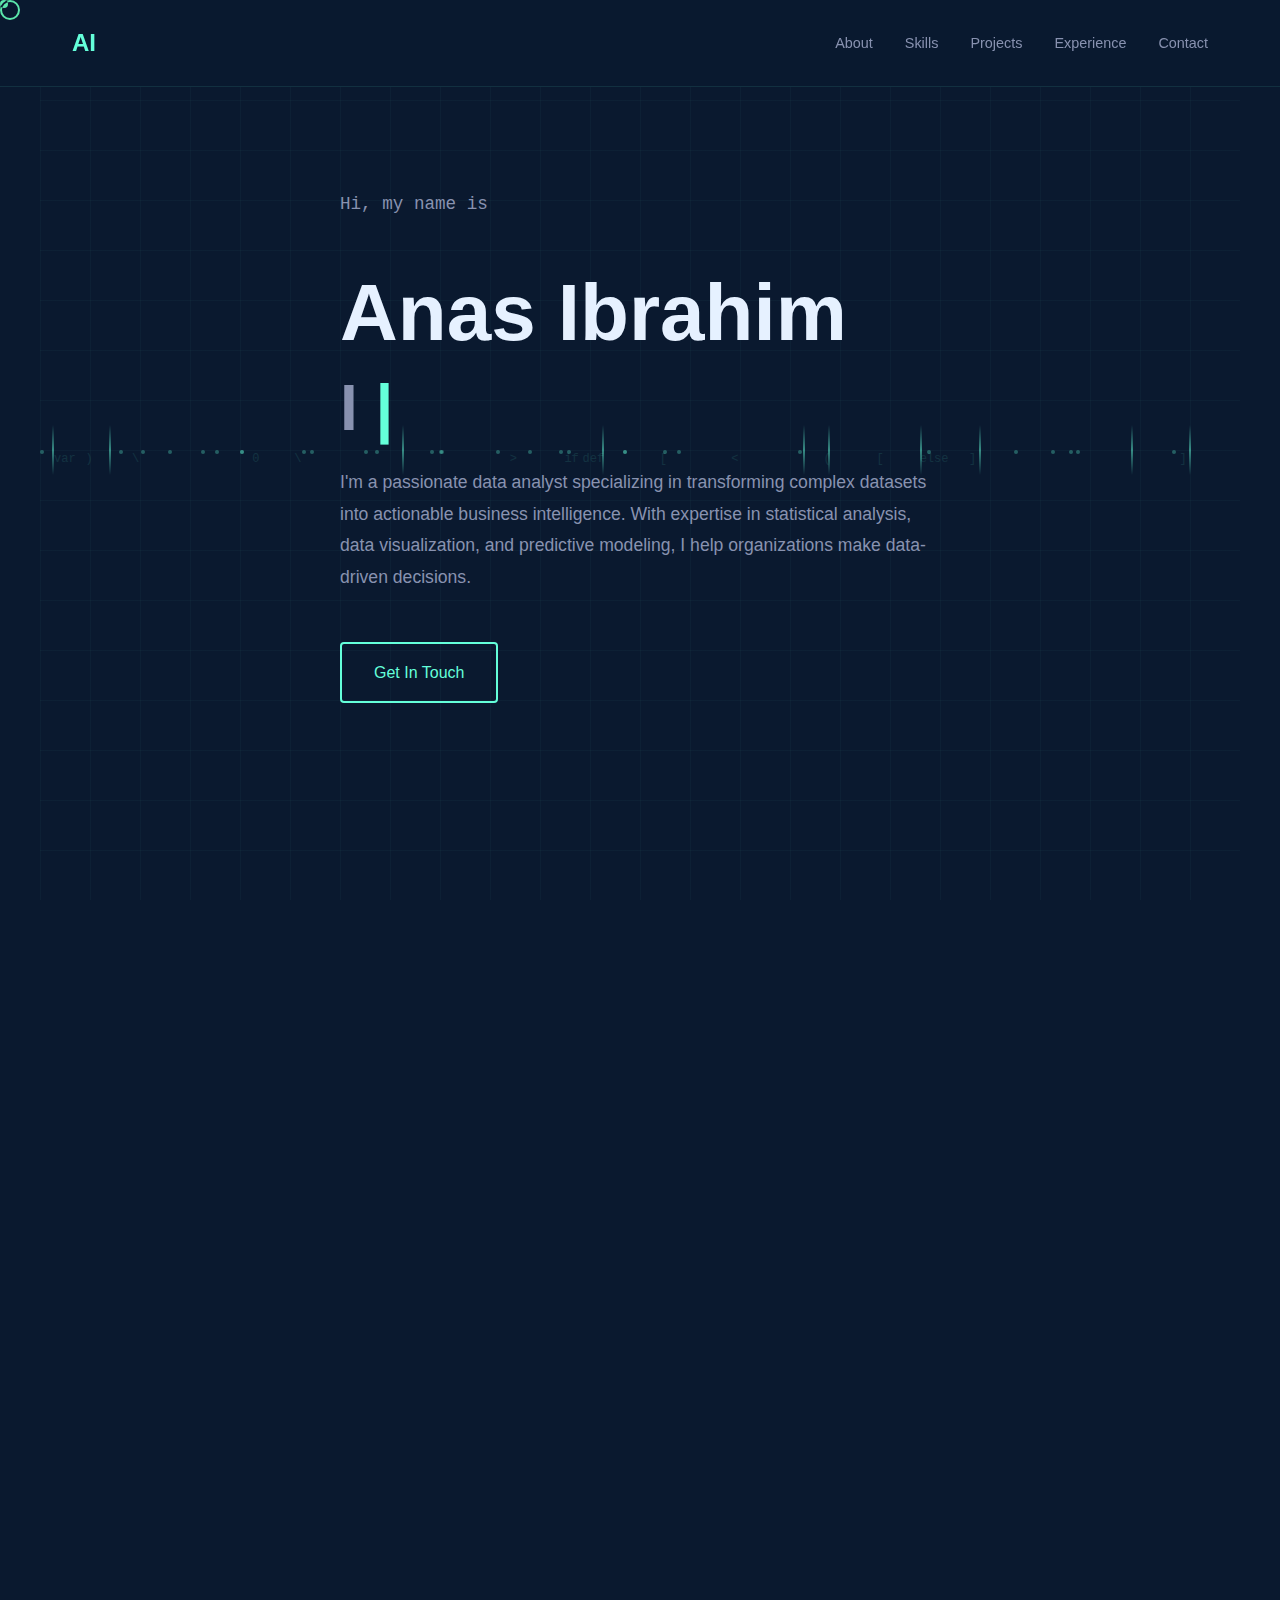
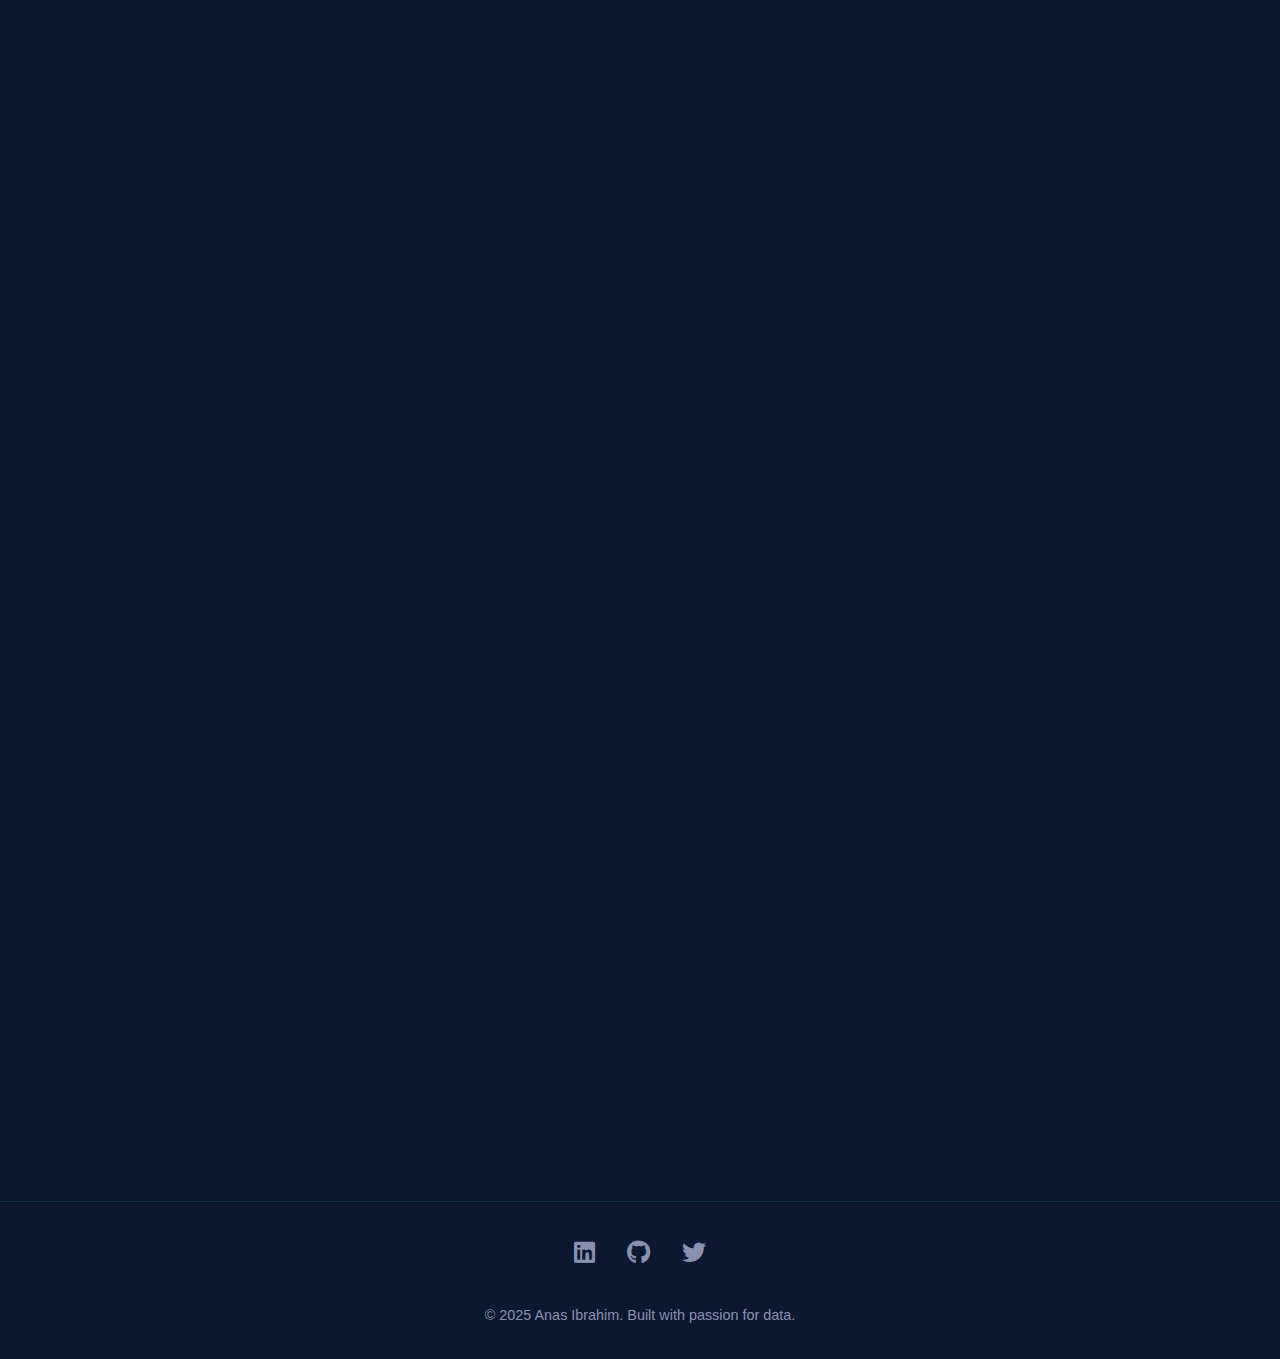
<file: index.html>
<!DOCTYPE html>
<html lang="en">
<head>
    <meta charset="UTF-8">
    <meta name="viewport" content="width=device-width, initial-scale=1.0">
    <title>Anas Ibrahim - Data Analyst</title>
    <link rel="stylesheet" href="https://cdnjs.cloudflare.com/ajax/libs/font-awesome/6.4.0/css/all.min.css">
    <style>
        :root {
            --primary: #0a192f;
            --secondary: #112240;
            --accent: #64ffda;
            --accent-dim: #4dd8ba;
            --text-primary: #ccd6f6;
            --text-secondary: #8892b0;
            --white: #e6f1ff;
            --transition: all 0.3s cubic-bezier(0.645, 0.045, 0.355, 1);
        }
        
        * {
            margin: 0;
            padding: 0;
            box-sizing: border-box;
        }
        
        body {
            font-family: 'Inter', -apple-system, BlinkMacSystemFont, 'Segoe UI', Roboto, sans-serif;
            background: var(--primary);
            color: var(--text-primary);
            line-height: 1.6;
            overflow-x: hidden;
        }
        
        /* Navigation */
        nav {
            position: fixed;
            top: 0;
            width: 100%;
            background: rgba(10, 25, 47, 0.95);
            backdrop-filter: blur(10px);
            padding: 1.5rem 0;
            z-index: 1000;
            border-bottom: 1px solid rgba(100, 255, 218, 0.1);
        }
        
        .nav-container {
            max-width: 1200px;
            margin: 0 auto;
            padding: 0 2rem;
            display: flex;
            justify-content: space-between;
            align-items: center;
        }
        
        .logo {
            font-size: 1.5rem;
            font-weight: 700;
            color: var(--accent);
            text-decoration: none;
        }
        
        .nav-links {
            display: flex;
            gap: 2rem;
            list-style: none;
        }
        
        .nav-links a {
            color: var(--text-secondary);
            text-decoration: none;
            font-size: 0.9rem;
            transition: var(--transition);
            position: relative;
        }
        
        .nav-links a::after {
            content: '';
            position: absolute;
            bottom: -5px;
            left: 0;
            width: 0;
            height: 2px;
            background: var(--accent);
            transition: width 0.3s;
        }
        
        .nav-links a:hover {
            color: var(--accent);
        }
        
        .nav-links a:hover::after {
            width: 100%;
        }
        
        /* Hero Section */
        .hero {
            min-height: 100vh;
            display: flex;
            align-items: center;
            padding: 0 2rem;
            position: relative;
            overflow: hidden;
        }
        
        .hero-container {
            max-width: 1200px;
            margin: 0 auto;
            position: relative;
            z-index: 2;
        }
        
        .hero-intro {
            font-size: 1rem;
            color: var(--accent);
            margin-bottom: 1rem;
            font-family: 'Courier New', monospace;
        }
        
        .hero h1 {
            font-size: clamp(2.5rem, 8vw, 5rem);
            color: var(--white);
            font-weight: 700;
            margin-bottom: 1rem;
            line-height: 1.1;
        }
        
        .hero h2 {
            font-size: clamp(2rem, 6vw, 4rem);
            color: var(--text-secondary);
            font-weight: 700;
            margin-bottom: 1.5rem;
            line-height: 1.1;
        }
        
        .hero p {
            max-width: 600px;
            color: var(--text-secondary);
            font-size: 1.1rem;
            margin-bottom: 3rem;
            line-height: 1.8;
        }
        
        .cta-button {
            display: inline-block;
            padding: 1rem 2rem;
            border: 2px solid var(--accent);
            color: var(--accent);
            text-decoration: none;
            border-radius: 4px;
            transition: var(--transition);
            font-weight: 500;
        }
        
        .cta-button:hover {
            background: rgba(100, 255, 218, 0.1);
            transform: translateY(-3px);
        }
        
        /* Grid Background */
        .grid-bg {
            position: absolute;
            top: 0;
            left: 0;
            width: 100%;
            height: 100%;
            background-image: 
                linear-gradient(rgba(100, 255, 218, 0.03) 1px, transparent 1px),
                linear-gradient(90deg, rgba(100, 255, 218, 0.03) 1px, transparent 1px);
            background-size: 50px 50px;
            animation: gridMove 20s linear infinite;
        }
        
        @keyframes gridMove {
            0% { transform: translate(0, 0); }
            100% { transform: translate(50px, 50px); }
        }
        
        /* Section Styles */
        section {
            padding: 100px 2rem;
            max-width: 1200px;
            margin: 0 auto;
        }
        
        .section-title {
            font-size: 2rem;
            color: var(--white);
            margin-bottom: 3rem;
            display: flex;
            align-items: center;
            gap: 1rem;
        }
        
        .section-title::before {
            content: '';
            width: 50px;
            height: 2px;
            background: var(--accent);
        }
        
        .section-number {
            color: var(--accent);
            font-family: 'Courier New', monospace;
            font-size: 1.2rem;
        }
        
        /* About Section */
        .about-content {
            display: grid;
            grid-template-columns: 2fr 1fr;
            gap: 3rem;
            align-items: start;
        }
        
        .about-text p {
            color: var(--text-secondary);
            margin-bottom: 1rem;
        }
        
        .stats-grid {
            display: grid;
            grid-template-columns: repeat(2, 1fr);
            gap: 1.5rem;
            margin-top: 2rem;
        }
        
        .stat-card {
            background: var(--secondary);
            padding: 1.5rem;
            border-radius: 4px;
            border: 1px solid rgba(100, 255, 218, 0.1);
            transition: var(--transition);
            position: relative;
            overflow: hidden;
        }
        
        .stat-card:hover {
            border-color: var(--accent);
            transform: translateY(-5px);
        }
        
        .stat-number {
            font-size: 2rem;
            color: var(--accent);
            font-weight: 700;
        }
        
        .stat-label {
            color: var(--text-secondary);
            font-size: 0.9rem;
        }
        
        .profile-card {
            background: var(--secondary);
            padding: 2rem;
            border-radius: 4px;
            border: 1px solid rgba(100, 255, 218, 0.1);
            text-align: center;
        }
        
        .profile-img {
            width: 150px;
            height: 150px;
            background: linear-gradient(135deg, var(--accent), var(--accent-dim));
            border-radius: 4px;
            margin: 0 auto 1rem;
            display: flex;
            align-items: center;
            justify-content: center;
            font-size: 3rem;
            color: var(--primary);
        }
        
        /* Skills Section */
        .skills-grid {
            display: grid;
            grid-template-columns: repeat(auto-fit, minmax(300px, 1fr));
            gap: 2rem;
        }
        
        .skill-category {
            background: var(--secondary);
            padding: 2rem;
            border-radius: 4px;
            border: 1px solid rgba(100, 255, 218, 0.1);
            transition: var(--transition);
        }
        
        .skill-category:hover {
            border-color: var(--accent);
        }
        
        .skill-category h3 {
            color: var(--accent);
            margin-bottom: 1.5rem;
            display: flex;
            align-items: center;
            gap: 0.5rem;
        }
        
        .skill-list {
            display: flex;
            flex-wrap: wrap;
            gap: 0.5rem;
        }
        
        .skill-tag {
            padding: 0.5rem 1rem;
            background: rgba(100, 255, 218, 0.1);
            color: var(--text-secondary);
            border-radius: 4px;
            font-size: 0.9rem;
            border: 1px solid transparent;
            transition: var(--transition);
        }
        
        .skill-tag:hover {
            border-color: var(--accent);
            color: var(--accent);
        }
        
        /* Projects Section */
        .projects-grid {
            display: grid;
            gap: 2rem;
        }
        
        .project-card {
            background: var(--secondary);
            border-radius: 4px;
            padding: 2rem;
            border: 1px solid rgba(100, 255, 218, 0.1);
            transition: var(--transition);
        }
        
        .project-card:hover {
            transform: translateY(-5px);
            border-color: var(--accent);
        }
        
        .project-header {
            display: flex;
            justify-content: space-between;
            align-items: center;
            margin-bottom: 1rem;
        }
        
        .project-icon {
            font-size: 2rem;
            color: var(--accent);
        }
        
        .project-links {
            display: flex;
            gap: 1rem;
        }
        
        .project-link {
            color: var(--text-secondary);
            font-size: 1.2rem;
            transition: var(--transition);
        }
        
        .project-link:hover {
            color: var(--accent);
            transform: translateY(-2px);
        }
        
        .project-card h3 {
            color: var(--white);
            margin-bottom: 1rem;
        }
        
        .project-card p {
            color: var(--text-secondary);
            margin-bottom: 1rem;
        }
        
        .tech-stack {
            display: flex;
            flex-wrap: wrap;
            gap: 0.5rem;
            font-size: 0.85rem;
            color: var(--text-secondary);
            font-family: 'Courier New', monospace;
        }
        
        /* Experience Timeline */
        .timeline {
            position: relative;
            padding-left: 2rem;
        }
        
        .timeline::before {
            content: '';
            position: absolute;
            left: 0;
            top: 0;
            height: 100%;
            width: 2px;
            background: var(--accent);
        }
        
        .timeline-item {
            position: relative;
            margin-bottom: 3rem;
            padding-left: 2rem;
        }
        
        .timeline-item::before {
            content: '';
            position: absolute;
            left: -2.5rem;
            top: 0;
            width: 12px;
            height: 12px;
            background: var(--accent);
            border-radius: 50%;
            border: 3px solid var(--primary);
        }
        
        .timeline-date {
            color: var(--accent);
            font-size: 0.9rem;
            font-family: 'Courier New', monospace;
            margin-bottom: 0.5rem;
        }
        
        .timeline-item h3 {
            color: var(--white);
            margin-bottom: 0.5rem;
        }
        
        .timeline-company {
            color: var(--text-secondary);
            margin-bottom: 1rem;
        }
        
        .timeline-description {
            color: var(--text-secondary);
        }
        
        /* Contact Section */
        .contact-content {
            text-align: center;
            max-width: 600px;
            margin: 0 auto;
        }
        
        .contact-content h2 {
            font-size: 3rem;
            color: var(--white);
            margin-bottom: 1rem;
        }
        
        .contact-content p {
            color: var(--text-secondary);
            margin-bottom: 2rem;
        }
        
        .contact-info {
            display: flex;
            justify-content: center;
            gap: 2rem;
            margin-top: 3rem;
            flex-wrap: wrap;
        }
        
        .contact-item {
            display: flex;
            align-items: center;
            gap: 0.5rem;
            color: var(--text-secondary);
        }
        
        .contact-item i {
            color: var(--accent);
        }
        
        /* Footer */
        footer {
            padding: 2rem;
            text-align: center;
            border-top: 1px solid rgba(100, 255, 218, 0.1);
        }
        
        .social-links {
            display: flex;
            justify-content: center;
            gap: 2rem;
            margin-bottom: 2rem;
        }
        
        .social-link {
            color: var(--text-secondary);
            font-size: 1.5rem;
            transition: var(--transition);
        }
        
        .social-link:hover {
            color: var(--accent);
            transform: translateY(-3px);
        }
        
        footer p {
            color: var(--text-secondary);
            font-size: 0.9rem;
        }
        
        /* Scroll Indicator */
        .scroll-progress {
            position: fixed;
            top: 0;
            left: 0;
            height: 3px;
            background: linear-gradient(90deg, var(--accent), var(--accent-dim));
            width: 0%;
            z-index: 1001;
            transition: width 0.1s;
            box-shadow: 0 0 10px var(--accent);
        }
        
        /* Floating Particles */
        .particle {
            position: absolute;
            width: 4px;
            height: 4px;
            background: var(--accent);
            border-radius: 50%;
            opacity: 0.3;
            animation: float-particle 20s infinite linear;
        }
        
        @keyframes float-particle {
            0% {
                transform: translateY(100vh) translateX(0);
                opacity: 0;
            }
            10% {
                opacity: 0.3;
            }
            90% {
                opacity: 0.3;
            }
            100% {
                transform: translateY(-100px) translateX(100px);
                opacity: 0;
            }
        }
        
        /* Cursor Glow Effect */
        .cursor-glow {
            position: fixed;
            width: 20px;
            height: 20px;
            border: 2px solid var(--accent);
            border-radius: 50%;
            pointer-events: none;
            transition: transform 0.2s ease;
            z-index: 9999;
            mix-blend-mode: difference;
        }
        
        .cursor-dot {
            position: fixed;
            width: 8px;
            height: 8px;
            background: var(--accent);
            border-radius: 50%;
            pointer-events: none;
            z-index: 9999;
            transition: transform 0.1s ease;
            mix-blend-mode: difference;
        }
        
        /* Glitch Effect for Title */
        @keyframes glitch {
            0% {
                text-shadow: 2px 2px var(--accent), -2px -2px #ff00ff;
            }
            25% {
                text-shadow: -2px -2px var(--accent), 2px 2px #ff00ff;
            }
            50% {
                text-shadow: 2px -2px var(--accent), -2px 2px #ff00ff;
            }
            75% {
                text-shadow: -2px 2px var(--accent), 2px -2px #ff00ff;
            }
            100% {
                text-shadow: 2px 2px var(--accent), -2px -2px #ff00ff;
            }
        }
        
        .hero h1:hover {
            animation: glitch 0.3s infinite;
        }
        
        /* Typing Effect */
        .typing-text::after {
            content: '|';
            color: var(--accent);
            animation: blink 1s infinite;
        }
        
        @keyframes blink {
            0%, 50% { opacity: 1; }
            51%, 100% { opacity: 0; }
        }
        
        /* Card Hover Effects */
        .stat-card::before {
            content: '';
            position: absolute;
            top: 0;
            left: 0;
            width: 0;
            height: 100%;
            background: linear-gradient(90deg, transparent, rgba(100, 255, 218, 0.1), transparent);
            transition: width 0.5s;
        }
        
        .stat-card:hover::before {
            width: 100%;
        }
        
        /* Pulse Animation */
        @keyframes pulse {
            0%, 100% {
                box-shadow: 0 0 0 0 rgba(100, 255, 218, 0.7);
            }
            50% {
                box-shadow: 0 0 0 10px rgba(100, 255, 218, 0);
            }
        }
        
        .profile-img {
            animation: pulse 2s infinite;
        }
        
        /* Ripple Effect */
        .ripple {
            position: absolute;
            border-radius: 50%;
            background: rgba(100, 255, 218, 0.3);
            transform: scale(0);
            animation: ripple-animation 0.6s ease-out;
            pointer-events: none;
        }
        
        @keyframes ripple-animation {
            to {
                transform: scale(4);
                opacity: 0;
            }
        }
        
        /* Floating Animation for Skills */
        @keyframes float-skill {
            0%, 100% {
                transform: translateY(0);
            }
            50% {
                transform: translateY(-10px);
            }
        }
        
        .skill-tag:hover {
            animation: float-skill 0.6s ease-in-out;
        }
        
        /* Data Stream Effect */
        .data-stream {
            position: absolute;
            width: 2px;
            height: 50px;
            background: linear-gradient(to bottom, transparent, var(--accent), transparent);
            animation: stream 3s infinite linear;
            opacity: 0.5;
        }
        
        @keyframes stream {
            0% {
                transform: translateY(-100%);
            }
            100% {
                transform: translateY(100vh);
            }
        }
        
        /* Neon Glow for Buttons */
        .cta-button {
            position: relative;
            overflow: hidden;
        }
        
        .cta-button::before {
            content: '';
            position: absolute;
            top: 50%;
            left: 50%;
            width: 0;
            height: 0;
            background: rgba(100, 255, 218, 0.3);
            border-radius: 50%;
            transform: translate(-50%, -50%);
            transition: width 0.6s, height 0.6s;
        }
        
        .cta-button:hover::before {
            width: 300px;
            height: 300px;
        }
        
        .cta-button:hover {
            box-shadow: 0 0 20px rgba(100, 255, 218, 0.5);
        }
        
        /* Project Card Shine Effect */
        .project-card::before {
            content: '';
            position: absolute;
            top: -50%;
            left: -50%;
            width: 200%;
            height: 200%;
            background: linear-gradient(
                45deg,
                transparent 30%,
                rgba(100, 255, 218, 0.1) 50%,
                transparent 70%
            );
            transform: rotate(45deg);
            animation: shine 3s infinite;
        }
        
        @keyframes shine {
            0% {
                left: -50%;
            }
            100% {
                left: 150%;
            }
        }
        
        /* Number Counter Animation */
        @keyframes countUp {
            from {
                opacity: 0;
                transform: translateY(20px);
            }
            to {
                opacity: 1;
                transform: translateY(0);
            }
        }
        
        .stat-number.animate {
            animation: countUp 0.6s ease-out;
        }
        
        /* Magnetic Effect for Links */
        .magnetic {
            transition: transform 0.3s ease;
        }
        
        /* Background Code Rain */
        .code-rain {
            position: absolute;
            font-family: 'Courier New', monospace;
            color: var(--accent);
            opacity: 0.1;
            font-size: 12px;
            white-space: nowrap;
            animation: rain 10s linear infinite;
        }
        
        @keyframes rain {
            0% {
                transform: translateY(-100%);
                opacity: 0;
            }
            10% {
                opacity: 0.1;
            }
            90% {
                opacity: 0.1;
            }
            100% {
                transform: translateY(100vh);
                opacity: 0;
            }
        }
        
        /* Responsive */
        @media (max-width: 768px) {
            .nav-links {
                display: none;
            }
            
            .about-content {
                grid-template-columns: 1fr;
            }
            
            .stats-grid {
                grid-template-columns: 1fr;
            }
            
            .hero h1 {
                font-size: 2.5rem;
            }
            
            .hero h2 {
                font-size: 2rem;
            }
            
            section {
                padding: 80px 1.5rem;
            }
        }

        /* Games Section Styles */
.games-grid {
    display: grid;
    grid-template-columns: repeat(auto-fit, minmax(300px, 1fr));
    gap: 2rem;
}

.game-card {
    background: var(--secondary);
    padding: 2rem;
    border-radius: 8px;
    border: 1px solid rgba(100, 255, 218, 0.1);
    text-align: center;
    transition: var(--transition);
}

.game-card:hover {
    border-color: var(--accent);
    transform: translateY(-5px);
}

.game-icon {
    font-size: 3rem;
    color: var(--accent);
    margin-bottom: 1rem;
}

.game-card h3 {
    color: var(--white);
    margin-bottom: 1rem;
}

.game-card p {
    color: var(--text-secondary);
    margin-bottom: 1.5rem;
}

.game-btn {
    background: transparent;
    border: 2px solid var(--accent);
    color: var(--accent);
    padding: 0.8rem 1.5rem;
    border-radius: 4px;
    cursor: pointer;
    transition: var(--transition);
    font-size: 1rem;
}

.game-btn:hover {
    background: rgba(100, 255, 218, 0.1);
    transform: scale(1.05);
}

/* Quiz Styles */
.quiz-container {
    margin-top: 2rem;
    text-align: left;
}

#question-container {
    background: rgba(100, 255, 218, 0.05);
    padding: 1.5rem;
    border-radius: 8px;
    margin-bottom: 1rem;
}

.quiz-option {
    background: var(--primary);
    padding: 1rem;
    margin: 0.5rem 0;
    border-radius: 4px;
    cursor: pointer;
    border: 1px solid rgba(100, 255, 218, 0.2);
    transition: var(--transition);
}

.quiz-option:hover {
    background: rgba(100, 255, 218, 0.1);
    border-color: var(--accent);
}

.quiz-option.correct {
    background: rgba(0, 255, 0, 0.2);
    border-color: #00ff00;
}

.quiz-option.wrong {
    background: rgba(255, 0, 0, 0.2);
    border-color: #ff0000;
}

#score-display {
    font-size: 1.5rem;
    color: var(--accent);
    margin-top: 1rem;
    text-align: center;
}

/* Memory Game Styles */
.memory-grid {
    display: grid;
    grid-template-columns: repeat(4, 1fr);
    gap: 1rem;
    margin-top: 2rem;
}

.memory-card {
    aspect-ratio: 1;
    background: var(--primary);
    border: 2px solid rgba(100, 255, 218, 0.2);
    border-radius: 8px;
    display: flex;
    align-items: center;
    justify-content: center;
    font-size: 2rem;
    cursor: pointer;
    transition: var(--transition);
}

.memory-card:hover {
    transform: scale(1.05);
    border-color: var(--accent);
}

.memory-card.flipped {
    background: rgba(100, 255, 218, 0.2);
    transform: rotateY(180deg);
}

.memory-card.matched {
    background: rgba(0, 255, 0, 0.2);
    border-color: #00ff00;
}

/* Typing Test Styles */
#typing-test {
    margin-top: 2rem;
}

#typing-text {
    background: rgba(100, 255, 218, 0.05);
    padding: 1.5rem;
    border-radius: 8px;
    margin-bottom: 1rem;
    font-family: 'Courier New', monospace;
    color: var(--text-secondary);
}

#typing-input {
    width: 100%;
    padding: 1rem;
    background: var(--primary);
    border: 2px solid rgba(100, 255, 218, 0.2);
    border-radius: 4px;
    color: var(--text-primary);
    font-family: 'Courier New', monospace;
    font-size: 1rem;
}

#typing-input:focus {
    outline: none;
    border-color: var(--accent);
}

#typing-stats {
    margin-top: 1rem;
    color: var(--accent);
    font-size: 1.2rem;
}

/* Resources Section */
.resources-container {
    margin-bottom: 3rem;
}

.videos-grid {
    display: grid;
    grid-template-columns: repeat(auto-fit, minmax(300px, 1fr));
    gap: 2rem;
}

.video-card {
    background: var(--secondary);
    border-radius: 8px;
    overflow: hidden;
    border: 1px solid rgba(100, 255, 218, 0.1);
    transition: var(--transition);
}

.video-card:hover {
    transform: translateY(-5px);
    border-color: var(--accent);
}

.video-thumbnail {
    width: 100%;
    aspect-ratio: 16/9;
    background: var(--primary);
}

.video-card h4 {
    color: var(--white);
    padding: 1rem 1rem 0.5rem;
}

.video-card p {
    color: var(--text-secondary);
    padding: 0 1rem 1rem;
    font-size: 0.9rem;
}

/* Links Grid */
.links-grid {
    display: grid;
    grid-template-columns: repeat(auto-fit, minmax(250px, 1fr));
    gap: 1.5rem;
}

.resource-link {
    background: var(--secondary);
    padding: 1.5rem;
    border-radius: 8px;
    border: 1px solid rgba(100, 255, 218, 0.1);
    display: flex;
    align-items: center;
    gap: 1rem;
    text-decoration: none;
    transition: var(--transition);
}

.resource-link:hover {
    border-color: var(--accent);
    transform: translateX(10px);
}

.resource-link i {
    font-size: 2rem;
    color: var(--accent);
}

.resource-link h4 {
    color: var(--white);
    margin-bottom: 0.3rem;
}

.resource-link p {
    color: var(--text-secondary);
    font-size: 0.9rem;
}

/* Playground Styles */
.playground-container {
    display: grid;
    grid-template-columns: repeat(auto-fit, minmax(400px, 1fr));
    gap: 2rem;
}

.playground-card {
    background: var(--secondary);
    padding: 2rem;
    border-radius: 8px;
    border: 1px solid rgba(100, 255, 218, 0.1);
}

.playground-card h3 {
    color: var(--white);
    margin-bottom: 1.5rem;
}

.chart-controls input,
.playground-card textarea {
    width: 100%;
    padding: 1rem;
    background: var(--primary);
    border: 2px solid rgba(100, 255, 218, 0.2);
    border-radius: 4px;
    color: var(--text-primary);
    margin-bottom: 1rem;
    font-family: inherit;
}

.playground-card textarea {
    min-height: 100px;
    resize: vertical;
}

#quick-chart {
    width: 100%;
    margin-top: 1rem;
    background: var(--primary);
    border-radius: 8px;
    border: 1px solid rgba(100, 255, 218, 0.2);
}

#stats-results {
    background: rgba(100, 255, 218, 0.05);
    padding: 1rem;
    border-radius: 4px;
    margin-top: 1rem;
    color: var(--text-secondary);
}

#stats-results div {
    padding: 0.5rem 0;
    border-bottom: 1px solid rgba(100, 255, 218, 0.1);
}

#stats-results div:last-child {
    border-bottom: none;
}

@media (max-width: 768px) {
    .memory-grid {
        grid-template-columns: repeat(3, 1fr);
    }
    
    .playground-container {
        grid-template-columns: 1fr;
    }
}
    </style>
</head>
<body>
    <div class="scroll-progress"></div>
    <div class="cursor-glow"></div>
    <div class="cursor-dot"></div>
    
    <nav>
        <div class="nav-container">
            <a href="#" class="logo magnetic">AI</a>
            <ul class="nav-links">
                <li><a href="#about" class="magnetic">About</a></li>
                <li><a href="#skills" class="magnetic">Skills</a></li>
                <li><a href="#projects" class="magnetic">Projects</a></li>
                <li><a href="#experience" class="magnetic">Experience</a></li>
                <li><a href="#contact" class="magnetic">Contact</a></li>
            </ul>
        </div>
    </nav>
    
    <section class="hero">
        <div class="grid-bg"></div>
        <div id="particles-container"></div>
        <div id="code-rain-container"></div>
        <div class="hero-container">
            <p class="hero-intro">Hi, my name is</p>
            <h1>Anas Ibrahim</h1>
            <h2 class="typing-text">I turn data into insights.</h2>
            <p>I'm a passionate data analyst specializing in transforming complex datasets into actionable business intelligence. With expertise in statistical analysis, data visualization, and predictive modeling, I help organizations make data-driven decisions.</p>
            <a href="#contact" class="cta-button magnetic">Get In Touch</a>
        </div>
    </section>
    
    <section id="about">
        <h2 class="section-title">
            <span class="section-number">01.</span>
            About Me
        </h2>
        <div class="about-content">
            <div class="about-text">
                <p>I'm a data analyst with a passion for uncovering insights hidden in complex datasets. My journey in data analytics began during my university studies, where I discovered the power of data-driven decision making.</p>
                
                <p>Today, I specialize in helping businesses leverage their data to drive growth and efficiency. Whether it's building interactive dashboards, performing statistical analysis, or creating predictive models, I'm committed to delivering solutions that make a real impact.</p>
                
                <div class="stats-grid">
                    <div class="stat-card">
                        <div class="stat-number">5+</div>
                        <div class="stat-label">Projects Completed</div>
                    </div>
                    <div class="stat-card">
                        <div class="stat-number">5+</div>
                        <div class="stat-label">Months Experience</div>
                    </div>
                </div>
            </div>
            
            <div class="profile-card">
                <div class="profile-img">
                    <i class="fas fa-chart-line"></i>
                </div>
                <h3 style="color: var(--white); margin-bottom: 0.5rem;">Data Analyst</h3>
                <p style="color: var(--text-secondary);">Passionate about turning raw data into meaningful insights</p>
            </div>
        </div>
    </section>
    
    <section id="skills">
        <h2 class="section-title">
            <span class="section-number">02.</span>
            Skills & Tools
        </h2>
        <div class="skills-grid">
            <div class="skill-category">
                <h3><i class="fas fa-database"></i> Data Analysis</h3>
                <div class="skill-list">
                    <span class="skill-tag">Python</span>
                    <span class="skill-tag">R</span>
                    <span class="skill-tag">SQL</span>
                    <span class="skill-tag">Excel</span>
                    <span class="skill-tag">Pandas</span>
                    <span class="skill-tag">NumPy</span>
                </div>
            </div>
            
            <div class="skill-category">
                <h3><i class="fas fa-chart-bar"></i> Visualization</h3>
                <div class="skill-list">
                    <span class="skill-tag">Tableau</span>
                    <span class="skill-tag">Power BI</span>
        
                </div>
            </div>
            
            
            <div class="skill-category">
                <h3><i class="fas fa-tools"></i> Tools & Platforms</h3>
                <div class="skill-list">
                    <span class="skill-tag">Git</span>
                    <span class="skill-tag">Jupyter</span>
                    <span class="skill-tag">AWS</span>
                </div>
            </div>
        </div>
    </section>
    
    <section id="projects">
        <h2 class="section-title">
            <span class="section-number">03.</span>
            Featured Projects
        </h2>
        <div class="projects-grid">
            <div class="project-card">
                <div class="project-header">
                    <div class="project-icon"><i class="fas fa-chart-line"></i></div>
                    <div class="project-links">
                        <a href="https://github.com/AnasIbrahim06?tab=repositories" class="project-link"><i class="fab fa-github"></i></a>
                        <a href="/projects" class="project-link"><i class="fas fa-external-link-alt"></i></a>
                    </div>
                </div>
                <h3>Consumer Financial Complaints</h3>
                <p>Interactive Power BI dashboard analyzing company behavior and complaint across multiple regions.</p>
                <div class="tech-stack">
                    PowerBI • SQL
                </div>
            </div>
            
            <!-- <div class="project-card">
                <div class="project-header">
                    <div class="project-icon"><i class="fas fa-shopping-cart"></i></div>
                    <div class="project-links">
                        <a href="#" class="project-link"><i class="fab fa-github"></i></a>
                        <a href="#" class="project-link"><i class="fas fa-external-link-alt"></i></a>
                    </div>
                </div>
                <h3>Customer Churn Prediction</h3>
                <p>Developed a machine learning model to predict customer churn with 87% accuracy. Implemented retention strategies that reduced churn rate by 15% within three months.</p>
                <div class="tech-stack">
                    Python • Scikit-learn • XGBoost • PowerBI
                </div>
            </div> -->
            
            <!-- <div class="project-card">
                <div class="project-header">
                    <div class="project-icon"><i class="fas fa-chart-pie"></i></div>
                    <div class="project-links">
                        <a href="#" class="project-link"><i class="fab fa-github"></i></a>
                        <a href="#" class="project-link"><i class="fas fa-external-link-alt"></i></a>
                    </div>
                </div>
                <h3>Market Basket Analysis</h3>
                <p>Analyzed purchase patterns to identify product associations and optimize store layout. Generated recommendations that increased cross-selling revenue by 20%.</p>
                <div class="tech-stack">
                    R • Apriori Algorithm • SQL • Visualization
                </div>
            </div> -->
        </div>
    </section>
    
    <section id="experience">
        <h2 class="section-title">
            <span class="section-number">04.</span>
            Experience
        </h2>
        <div class="timeline">
            <div class="timeline-item">
                <div class="timeline-date">2025 - Present</div>
                <h3> Data Analyst intern</h3>
                <p class="timeline-company">RP2 - Rounded Professional Program </p>
                <p class="timeline-description">Data-driven decision-making by analyzing business metrics, building dashboards, and uncovering actionable insights. My role involves working with tools like Power BI, SQL, and Excel to clean, visualize, and interpret data across various departments.</p>
            </div>
            
            
        </div>
    </section>

    <!-- Fun Interactive Sections - Add before contact section -->

<!-- Games Section -->
<section id="games">
    <h2 class="section-title">
        <span class="section-number">05.</span>
        Fun & Games
    </h2>
    <div class="games-grid">
        <!-- Data Quiz Game -->
        <div class="game-card">
            <div class="game-icon"><i class="fas fa-question-circle"></i></div>
            <h3>Data Analytics Quiz</h3>
            <p>Test your data analysis knowledge!</p>
            <button class="game-btn" onclick="startQuiz()">Start Quiz</button>
            <div id="quiz-area" class="quiz-container" style="display: none;">
                <div id="question-container"></div>
                <div id="score-display"></div>
            </div>
        </div>

        <!-- Memory Game -->
        <div class="game-card">
            <div class="game-icon"><i class="fas fa-brain"></i></div>
            <h3>Memory Match</h3>
            <p>Match data visualization icons!</p>
            <button class="game-btn" onclick="startMemoryGame()">Play Game</button>
            <div id="memory-game" class="memory-grid" style="display: none;"></div>
        </div>

        <!-- Typing Speed Test -->
        <div class="game-card">
            <div class="game-icon"><i class="fas fa-keyboard"></i></div>
            <h3>Coding Speed Test</h3>
            <p>How fast can you type code?</p>
            <button class="game-btn" onclick="startTypingTest()">Start Test</button>
            <div id="typing-test" style="display: none;">
                <div id="typing-text"></div>
                <input type="text" id="typing-input" placeholder="Start typing...">
                <div id="typing-stats"></div>
            </div>
        </div>
    </div>
</section>

<!-- Learning Resources Section -->
<section id="resources">
    <h2 class="section-title">
        <span class="section-number">06.</span>
        Learning Resources
    </h2>
    
    <!-- Video Tutorials -->
    <div class="resources-container">
        <h3 style="color: var(--white); margin-bottom: 2rem;">📹 Recommended Videos</h3>
        <div class="videos-grid">
            <div class="video-card">
                <div class="video-thumbnail">
                    <iframe width="100%" height="200" src="https://www.youtube.com/embed/rfscVS0vtbw" frameborder="0" allowfullscreen></iframe>
                </div>
                <h4>Python for Data Analysis</h4>
                <p>Complete tutorial on Python basics for data analysis</p>
            </div>
            
            <div class="video-card">
                <div class="video-thumbnail">
                    <iframe width="100%" height="200" src="https://www.youtube.com/embed/jbkSRLYSojo" frameborder="0" allowfullscreen></iframe>
                </div>
                <h4>Power BI Tutorial</h4>
                <p>Learn Power BI from scratch</p>
            </div>
            
            <div class="video-card">
                <div class="video-thumbnail">
                    <iframe width="100%" height="200" src="https://www.youtube.com/embed/HXV3zeQKqGY" frameborder="0" allowfullscreen></iframe>
                </div>
                <h4>SQL for Beginners</h4>
                <p>Master SQL queries and database management</p>
            </div>
        </div>
    </div>

    <!-- Useful Links -->
    <div class="links-container">
        <h3 style="color: var(--white); margin: 3rem 0 2rem;">🔗 Useful Resources</h3>
        <div class="links-grid">
            <a href="https://www.kaggle.com/" class="resource-link" target="_blank">
                <i class="fab fa-kaggle"></i>
                <div>
                    <h4>Kaggle</h4>
                    <p>Datasets & Competitions</p>
                </div>
            </a>
            
            <a href="https://www.datacamp.com/" class="resource-link" target="_blank">
                <i class="fas fa-graduation-cap"></i>
                <div>
                    <h4>DataCamp</h4>
                    <p>Interactive Learning</p>
                </div>
            </a>
            
            <a href="https://github.com/topics/data-analysis" class="resource-link" target="_blank">
                <i class="fab fa-github"></i>
                <div>
                    <h4>GitHub Projects</h4>
                    <p>Open Source Code</p>
                </div>
            </a>
            
            <a href="https://stackoverflow.com/questions/tagged/data-analysis" class="resource-link" target="_blank">
                <i class="fab fa-stack-overflow"></i>
                <div>
                    <h4>Stack Overflow</h4>
                    <p>Q&A Community</p>
                </div>
            </a>
        </div>
    </div>
</section>

<!-- Data Visualization Playground -->
<section id="playground">
    <h2 class="section-title">
        <span class="section-number">07.</span>
        Interactive Playground
    </h2>
    
    <div class="playground-container">
        <!-- Chart Generator -->
        <div class="playground-card">
            <h3><i class="fas fa-chart-bar"></i> Quick Chart Generator</h3>
            <div class="chart-controls">
                <input type="text" id="chart-data" placeholder="Enter numbers (e.g., 10,20,30,40)">
                <button class="game-btn" onclick="generateChart()">Generate Chart</button>
            </div>
            <canvas id="quick-chart"></canvas>
        </div>

        <!-- Data Calculator -->
        <div class="playground-card">
            <h3><i class="fas fa-calculator"></i> Statistics Calculator</h3>
            <textarea id="calc-data" placeholder="Enter numbers separated by commas"></textarea>
            <button class="game-btn" onclick="calculateStats()">Calculate</button>
            <div id="stats-results"></div>
        </div>
    </div>
</section>
    
    <section id="contact">
        <h2 class="section-title">
            <span class="section-number">08.</span>
            Get In Touch
        </h2>
        <div class="contact-content">
            <h2>Let's Work Together</h2>
            <p>I'm always interested in hearing about new projects and opportunities. Whether you have a question or just want to say hi, feel free to reach out!</p>
            <a href="mailto:anasibru3@gmail.com" class="cta-button">Say Hello</a>
            
            <div class="contact-info">
                <div class="contact-item">
                    <i class="fas fa-envelope"></i>
                    <span>anasibru3@gmail.com</span>
                </div>
                <div class="contact-item">
                    <i class="fas fa-phone"></i>
                    <span>+91 9895427043</span>
                </div>
                <div class="contact-item">
                    <i class="fas fa-map-marker-alt"></i>
                    <span>Kochi, Kerala</span>
                </div>
            </div>
        </div>
    </section>
    
    <footer>
        <div class="social-links">
            <a href="https://www.linkedin.com/in/anas-ibrahim-6b9381305/" class="social-link"><i class="fab fa-linkedin"></i></a>
            <a href="https://github.com/AnasIbrahim06" class="social-link"><i class="fab fa-github"></i></a>
            <a href="https://x.com/AnasIbr79972835" class="social-link"><i class="fab fa-twitter"></i></a>
            <!-- <a href="#" class="social-link"><i class="fas fa-envelope"></i></a> -->
        </div>
        <p>© 2025 Anas Ibrahim. Built with passion for data.</p>
    </footer>
    
    <script>
        // Custom Cursor
        const cursorGlow = document.querySelector('.cursor-glow');
        const cursorDot = document.querySelector('.cursor-dot');
        
        document.addEventListener('mousemove', (e) => {
            cursorGlow.style.left = e.clientX + 'px';
            cursorGlow.style.top = e.clientY + 'px';
            cursorDot.style.left = e.clientX + 'px';
            cursorDot.style.top = e.clientY + 'px';
        });
        
        // Cursor size change on hover
        document.querySelectorAll('a, button, .magnetic').forEach(el => {
            el.addEventListener('mouseenter', () => {
                cursorGlow.style.transform = 'translate(-50%, -50%) scale(2)';
                cursorDot.style.transform = 'translate(-50%, -50%) scale(1.5)';
            });
            
            el.addEventListener('mouseleave', () => {
                cursorGlow.style.transform = 'translate(-50%, -50%) scale(1)';
                cursorDot.style.transform = 'translate(-50%, -50%) scale(1)';
            });
        });
        
        // Create Floating Particles
        const particlesContainer = document.getElementById('particles-container');
        for (let i = 0; i < 30; i++) {
            const particle = document.createElement('div');
            particle.className = 'particle';
            particle.style.left = Math.random() * 100 + '%';
            particle.style.animationDelay = Math.random() * 20 + 's';
            particle.style.animationDuration = (Math.random() * 10 + 15) + 's';
            particlesContainer.appendChild(particle);
        }
        
        // Create Code Rain Effect
        const codeRainContainer = document.getElementById('code-rain-container');
        const codeChars = ['0', '1', '{', '}', '[', ']', '(', ')', '<', '>', '/', '\\', 'def', 'var', 'let', 'if', 'else'];
        for (let i = 0; i < 15; i++) {
            const codeRain = document.createElement('div');
            codeRain.className = 'code-rain';
            codeRain.textContent = codeChars[Math.floor(Math.random() * codeChars.length)];
            codeRain.style.left = Math.random() * 100 + '%';
            codeRain.style.animationDelay = Math.random() * 10 + 's';
            codeRain.style.animationDuration = (Math.random() * 5 + 8) + 's';
            codeRainContainer.appendChild(codeRain);
        }
        
        // Create Data Stream Effect
        const hero = document.querySelector('.hero');
        for (let i = 0; i < 10; i++) {
            const stream = document.createElement('div');
            stream.className = 'data-stream';
            stream.style.left = Math.random() * 100 + '%';
            stream.style.animationDelay = Math.random() * 3 + 's';
            stream.style.animationDuration = (Math.random() * 2 + 2) + 's';
            hero.appendChild(stream);
        }
        
        // Ripple Effect on Buttons
        document.querySelectorAll('.cta-button').forEach(button => {
            button.addEventListener('click', function(e) {
                const ripple = document.createElement('span');
                ripple.className = 'ripple';
                
                const rect = this.getBoundingClientRect();
                const size = Math.max(rect.width, rect.height);
                const x = e.clientX - rect.left - size / 2;
                const y = e.clientY - rect.top - size / 2;
                
                ripple.style.width = ripple.style.height = size + 'px';
                ripple.style.left = x + 'px';
                ripple.style.top = y + 'px';
                
                this.appendChild(ripple);
                
                setTimeout(() => ripple.remove(), 600);
            });
        });
        
        // Magnetic Effect
        document.querySelectorAll('.magnetic').forEach(el => {
            el.addEventListener('mousemove', function(e) {
                const rect = this.getBoundingClientRect();
                const x = e.clientX - rect.left - rect.width / 2;
                const y = e.clientY - rect.top - rect.height / 2;
                
                this.style.transform = `translate(${x * 0.3}px, ${y * 0.3}px)`;
            });
            
            el.addEventListener('mouseleave', function() {
                this.style.transform = 'translate(0, 0)';
            });
        });
        
        // Counter Animation
        const animateCounter = (element, target) => {
            let current = 0;
            const increment = target / 50;
            const timer = setInterval(() => {
                current += increment;
                if (current >= target) {
                    element.textContent = target + '+';
                    clearInterval(timer);
                } else {
                    element.textContent = Math.floor(current) + '+';
                }
            }, 30);
        };
        
        // Scroll progress indicator
        window.addEventListener('scroll', () => {
            const scrollTop = window.pageYOffset;
            const docHeight = document.documentElement.scrollHeight - document.documentElement.clientHeight;
            const scrollPercent = (scrollTop / docHeight) * 100;
            document.querySelector('.scroll-progress').style.width = scrollPercent + '%';
        });
        
        // Smooth scroll for navigation links
        document.querySelectorAll('a[href^="#"]').forEach(anchor => {
            anchor.addEventListener('click', function (e) {
                e.preventDefault();
                const target = document.querySelector(this.getAttribute('href'));
                if (target) {
                    target.scrollIntoView({
                        behavior: 'smooth',
                        block: 'start'
                    });
                }
            });
        });
        
        // Intersection Observer for fade-in animations
        const observerOptions = {
            threshold: 0.1,
            rootMargin: '0px 0px -100px 0px'
        };
        
        const observer = new IntersectionObserver((entries) => {
            entries.forEach(entry => {
                if (entry.isIntersecting) {
                    entry.target.style.opacity = '1';
                    entry.target.style.transform = 'translateY(0)';
                    
                    // Animate stat numbers when they come into view
                    if (entry.target.classList.contains('stat-card')) {
                        const statNumber = entry.target.querySelector('.stat-number');
                        const targetValue = parseInt(statNumber.textContent);
                        if (!isNaN(targetValue)) {
                            animateCounter(statNumber, targetValue);
                            statNumber.classList.add('animate');
                        }
                    }
                }
            });
        }, observerOptions);
        
        // Observe all sections
        document.querySelectorAll('section').forEach(section => {
            section.style.opacity = '0';
            section.style.transform = 'translateY(20px)';
            section.style.transition = 'opacity 0.6s ease, transform 0.6s ease';
            observer.observe(section);
        });
        
        // Observe stat cards
        document.querySelectorAll('.stat-card').forEach(card => {
            observer.observe(card);
        });
        
        // Typing effect
        const typingText = document.querySelector('.typing-text');
        if (typingText) {
            const text = typingText.textContent;
            typingText.textContent = '';
            let i = 0;
            
            const typeWriter = () => {
                if (i < text.length) {
                    typingText.textContent += text.charAt(i);
                    i++;
                    setTimeout(typeWriter, 100);
                }
            };
            
            setTimeout(typeWriter, 500);
        }
        
        // Parallax effect on scroll
        window.addEventListener('scroll', () => {
            const scrolled = window.pageYOffset;
            const parallaxElements = document.querySelectorAll('.hero-container');
            
            parallaxElements.forEach(el => {
                const speed = 0.5;
                el.style.transform = `translateY(${scrolled * speed}px)`;
            });
        });


        // Quiz Game - Fixed
const quizQuestions = [
    {
        question: "What does SQL stand for?",
        options: ["Structured Query Language", "Simple Question Language", "Standard Query Logic", "System Query Language"],
        correct: 0
    },
    {
        question: "Which Python library is best for data manipulation?",
        options: ["NumPy", "Pandas", "Matplotlib", "Seaborn"],
        correct: 1
    },
    {
        question: "What is the most common data visualization tool?",
        options: ["Excel", "Tableau", "PowerPoint", "Word"],
        correct: 1
    },
    {
        question: "What does ETL stand for?",
        options: ["Extract, Transform, Load", "Execute, Test, Launch", "Export, Transfer, Link", "Evaluate, Track, Log"],
        correct: 0
    }
];

let currentQuestion = 0;
let score = 0;
let quizActive = false;

function startQuiz() {
    const quizArea = document.getElementById('quiz-area');
    quizArea.style.display = 'block';
    currentQuestion = 0;
    score = 0;
    quizActive = true;
    showQuestion();
}

function showQuestion() {
    const questionContainer = document.getElementById('question-container');
    const scoreDisplay = document.getElementById('score-display');
    
    if (currentQuestion >= quizQuestions.length) {
        questionContainer.innerHTML = '<h3 style="color: var(--accent); text-align: center;">Quiz Complete!</h3>';
        scoreDisplay.innerHTML = `Final Score: ${score}/${quizQuestions.length} ✨`;
        quizActive = false;
        return;
    }

    const q = quizQuestions[currentQuestion];
    let html = `<h4 style="color: var(--white); margin-bottom: 1rem;">Q${currentQuestion + 1}: ${q.question}</h4>`;
    
    q.options.forEach((option, index) => {
        html += `<div class="quiz-option" data-index="${index}">${option}</div>`;
    });
    
    questionContainer.innerHTML = html;
    scoreDisplay.innerHTML = `Score: ${score}/${quizQuestions.length}`;
    
    // Add click listeners to options
    document.querySelectorAll('.quiz-option').forEach((option, index) => {
        option.addEventListener('click', () => checkAnswer(index));
    });
}

function checkAnswer(selected) {
    if (!quizActive) return;
    
    const correct = quizQuestions[currentQuestion].correct;
    const options = document.querySelectorAll('.quiz-option');
    
    // Disable all options
    options.forEach(opt => opt.style.pointerEvents = 'none');
    
    if (selected === correct) {
        options[selected].classList.add('correct');
        score++;
    } else {
        options[selected].classList.add('wrong');
        options[correct].classList.add('correct');
    }
    
    setTimeout(() => {
        currentQuestion++;
        showQuestion();
    }, 1500);
}

// Memory Game - Fixed
const memoryIcons = ['📊', '📈', '📉', '💹', '🎯', '🔍', '💻', '🎲'];
let memoryCards = [];
let flippedCards = [];
let matchedPairs = 0;
let canFlip = true;

function startMemoryGame() {
    const gameGrid = document.getElementById('memory-game');
    gameGrid.style.display = 'grid';
    
    memoryCards = [...memoryIcons, ...memoryIcons].sort(() => Math.random() - 0.5);
    flippedCards = [];
    matchedPairs = 0;
    canFlip = true;
    
    gameGrid.innerHTML = '';
    
    memoryCards.forEach((icon, index) => {
        const card = document.createElement('div');
        card.className = 'memory-card';
        card.dataset.icon = icon;
        card.dataset.index = index;
        card.innerHTML = '❓';
        card.addEventListener('click', function() {
            flipCard(this);
        });
        gameGrid.appendChild(card);
    });
}

function flipCard(card) {
    if (!canFlip || flippedCards.length >= 2 || card.classList.contains('flipped') || card.classList.contains('matched')) {
        return;
    }
    
    card.classList.add('flipped');
    card.innerHTML = card.dataset.icon;
    flippedCards.push(card);
    
    if (flippedCards.length === 2) {
        canFlip = false;
        setTimeout(checkMatch, 1000);
    }
}

function checkMatch() {
    const [card1, card2] = flippedCards;
    
    if (card1.dataset.icon === card2.dataset.icon) {
        card1.classList.add('matched');
        card2.classList.add('matched');
        matchedPairs++;
        
        if (matchedPairs === memoryIcons.length) {
            setTimeout(() => {
                alert('🎉 Congratulations! You won!');
            }, 500);
        }
    } else {
        card1.classList.remove('flipped');
        card2.classList.remove('flipped');
        card1.innerHTML = '❓';
        card2.innerHTML = '❓';
    }
    
    flippedCards = [];
    canFlip = true;
}

// Typing Speed Test - Fixed
const codeSnippets = [
    "import pandas as pd",
    "df = pd.read_csv('data.csv')",
    "SELECT * FROM users WHERE age > 18",
    "def analyze_data(df): return df.describe()",
    "plt.plot(x, y)",
    "df.groupby('category').mean()",
    "np.array([1, 2, 3, 4, 5])"
];

let typingStartTime = null;
let currentTypingText = '';  // CHANGED: Renamed from typingText to currentTypingText
let typingActive = false;

function startTypingTest() {
    const testDiv = document.getElementById('typing-test');
    testDiv.style.display = 'block';
    
    currentTypingText = codeSnippets[Math.floor(Math.random() * codeSnippets.length)];  // CHANGED
    document.getElementById('typing-text').textContent = currentTypingText;  // CHANGED
    
    const input = document.getElementById('typing-input');
    input.value = '';
    input.disabled = false;
    input.focus();
    
    document.getElementById('typing-stats').textContent = 'Start typing...';
    typingStartTime = null;
    typingActive = true;
    
    // Remove old listener and add new one
    input.removeEventListener('input', checkTyping);
    input.addEventListener('input', checkTyping);
}

function checkTyping(e) {
    if (!typingActive) return;
    
    const input = e.target.value;
    
    if (!typingStartTime && input.length > 0) {
        typingStartTime = Date.now();
    }
    
    if (!typingStartTime) return;
    
    const elapsed = (Date.now() - typingStartTime) / 1000;
    const words = input.length / 5;
    const minutes = elapsed / 60;
    const wpm = Math.round(words / minutes) || 0;
    
    const accuracy = calculateAccuracy(input, currentTypingText);  // CHANGED
    
    if (input === currentTypingText) {  // CHANGED
        document.getElementById('typing-stats').innerHTML = `
            <div style="color: #00ff00;">✅ Complete!</div>
            <div>Time: ${elapsed.toFixed(1)}s</div>
            <div>Speed: ${wpm} WPM</div>
            <div>Accuracy: ${accuracy}%</div>
        `;
        typingActive = false;
        document.getElementById('typing-input').disabled = true;
    } else {
        document.getElementById('typing-stats').innerHTML = `
            <div>Speed: ${wpm} WPM</div>
            <div>Accuracy: ${accuracy}%</div>
        `;
    }
}

function calculateAccuracy(input, target) {
    let correct = 0;
    const length = Math.min(input.length, target.length);
    
    for (let i = 0; i < length; i++) {
        if (input[i] === target[i]) correct++;
    }
    
    return length > 0 ? Math.round((correct / length) * 100) : 100;
}

// Statistics Calculator - Fixed
function calculateStats() {
    const input = document.getElementById('calc-data').value;
    const numbers = input.split(',').map(n => parseFloat(n.trim())).filter(n => !isNaN(n));
    
    const resultsDiv = document.getElementById('stats-results');
    
    if (numbers.length === 0) {
        resultsDiv.innerHTML = '<div style="color: #ff6b6b;">⚠️ Please enter valid numbers separated by commas</div>';
        return;
    }
    
    const sum = numbers.reduce((a, b) => a + b, 0);
    const mean = sum / numbers.length;
    const sorted = [...numbers].sort((a, b) => a - b);
    const median = sorted.length % 2 === 0 
        ? (sorted[sorted.length/2 - 1] + sorted[sorted.length/2]) / 2
        : sorted[Math.floor(sorted.length/2)];
    const min = Math.min(...numbers);
    const max = Math.max(...numbers);
    const range = max - min;
    
    // Calculate standard deviation
    const variance = numbers.reduce((acc, val) => acc + Math.pow(val - mean, 2), 0) / numbers.length;
    const stdDev = Math.sqrt(variance);
    
    resultsDiv.innerHTML = `
        <div><strong style="color: var(--accent);">Count:</strong> ${numbers.length}</div>
        <div><strong style="color: var(--accent);">Sum:</strong> ${sum.toFixed(2)}</div>
        <div><strong style="color: var(--accent);">Mean:</strong> ${mean.toFixed(2)}</div>
        <div><strong style="color: var(--accent);">Median:</strong> ${median.toFixed(2)}</div>
        <div><strong style="color: var(--accent);">Std Dev:</strong> ${stdDev.toFixed(2)}</div>
        <div><strong style="color: var(--accent);">Min:</strong> ${min}</div>
        <div><strong style="color: var(--accent);">Max:</strong> ${max}</div>
        <div><strong style="color: var(--accent);">Range:</strong> ${range.toFixed(2)}</div>
    `;
}

// Chart Generator - Fixed
function generateChart() {
    const input = document.getElementById('chart-data').value;
    const numbers = input.split(',').map(n => parseFloat(n.trim())).filter(n => !isNaN(n));
    
    const canvas = document.getElementById('quick-chart');
    
    if (numbers.length === 0) {
        alert('Please enter valid numbers separated by commas (e.g., 10,20,30,40)');
        return;
    }
    
    const ctx = canvas.getContext('2d');
    canvas.width = canvas.parentElement.offsetWidth - 40;
    canvas.height = 300;
    
    // Clear canvas
    ctx.clearRect(0, 0, canvas.width, canvas.height);
    
    const max = Math.max(...numbers);
    const padding = 40;
    const chartHeight = canvas.height - padding * 2;
    const chartWidth = canvas.width - padding * 2;
    const barWidth = chartWidth / numbers.length - 10;
    const heightScale = chartHeight / max;
    
    // Draw bars
    numbers.forEach((num, i) => {
        const barHeight = num * heightScale;
        const x = padding + i * (barWidth + 10);
        const y = canvas.height - padding - barHeight;
        
        // Draw bar with gradient
        const gradient = ctx.createLinearGradient(x, y, x, canvas.height - padding);
        gradient.addColorStop(0, '#64ffda');
        gradient.addColorStop(1, '#4dd8ba');
        
        ctx.fillStyle = gradient;
        ctx.fillRect(x, y, barWidth, barHeight);
        
        // Draw value on top
        ctx.fillStyle = '#ccd6f6';
        ctx.font = 'bold 14px Arial';
        ctx.textAlign = 'center';
        ctx.fillText(num.toString(), x + barWidth/2, y - 10);
        
        // Draw index at bottom
        ctx.fillStyle = '#8892b0';
        ctx.font = '12px Arial';
        ctx.fillText((i + 1).toString(), x + barWidth/2, canvas.height - padding + 20);
    });
    
    // Draw axes
    ctx.strokeStyle = '#8892b0';
    ctx.lineWidth = 2;
    ctx.beginPath();
    ctx.moveTo(padding, padding);
    ctx.lineTo(padding, canvas.height - padding);
    ctx.lineTo(canvas.width - padding, canvas.height - padding);
    ctx.stroke();}
    </script>
</body>
</html>
</file>
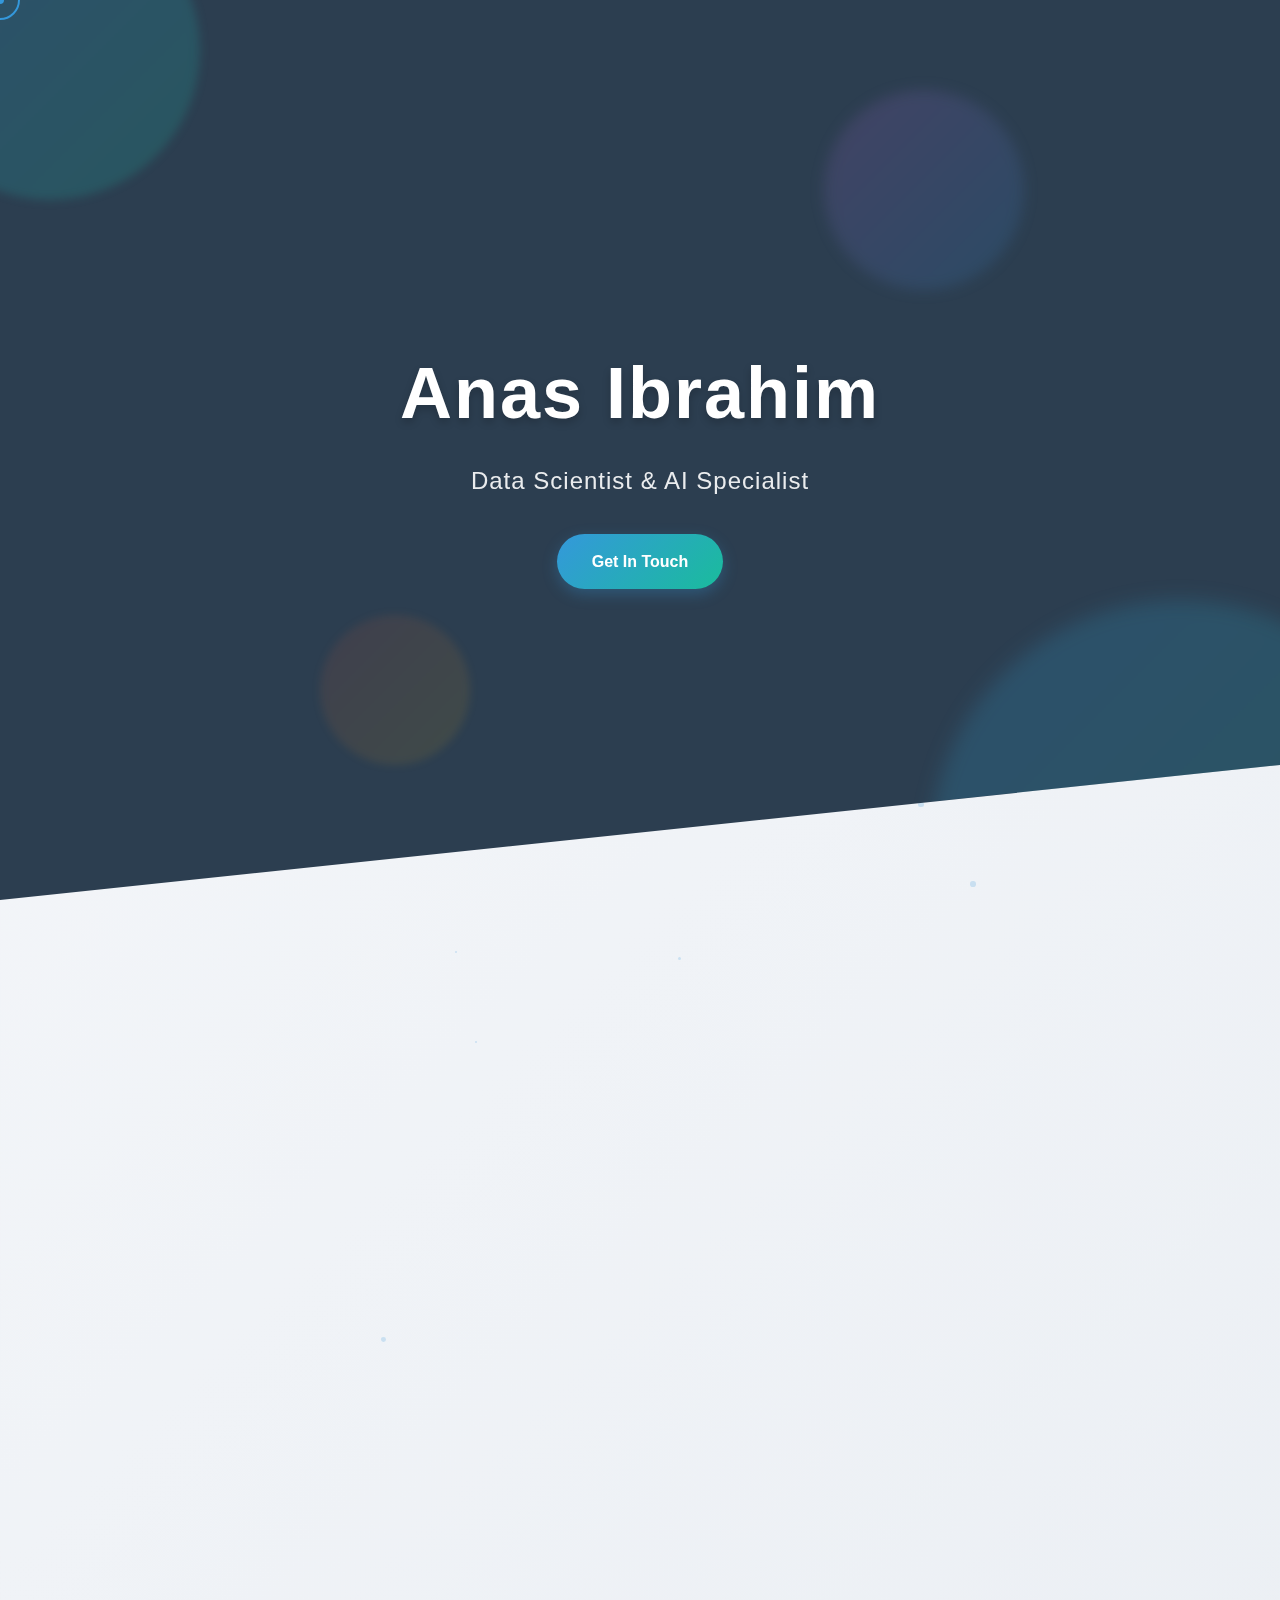
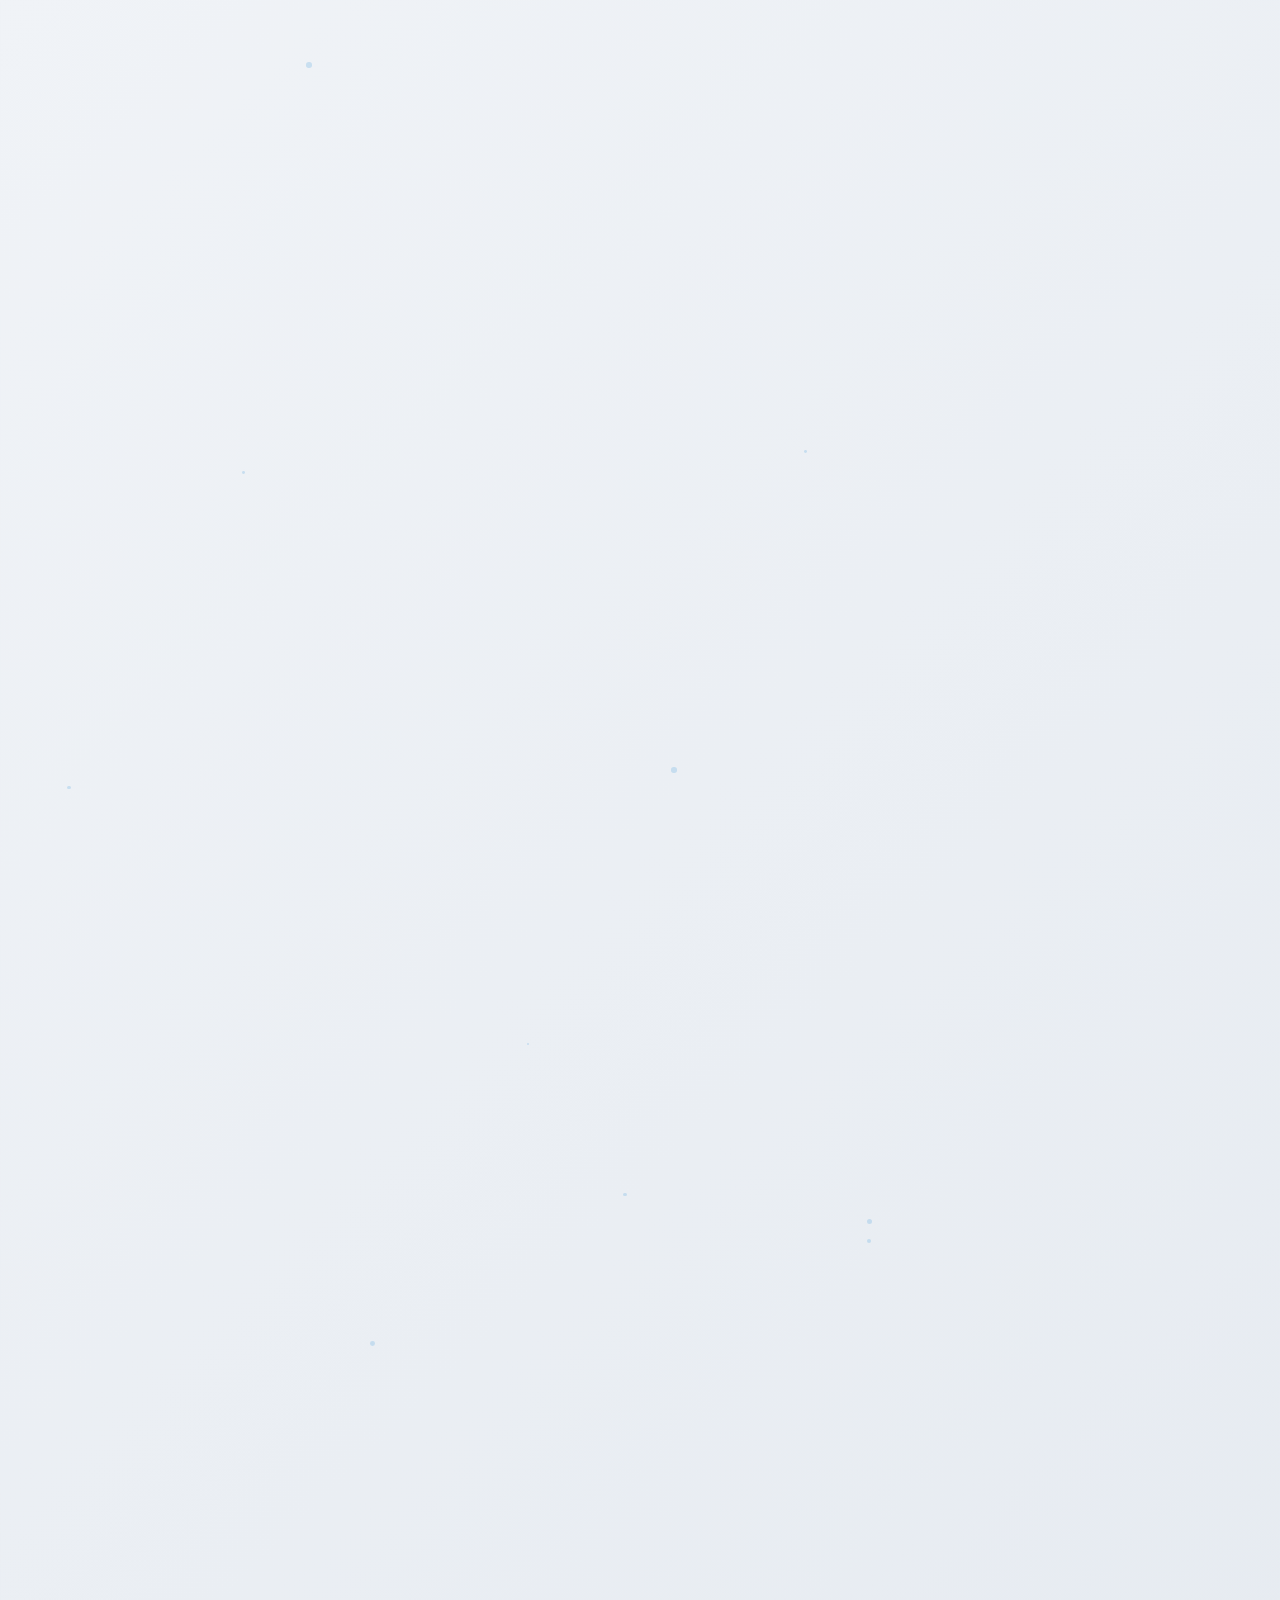
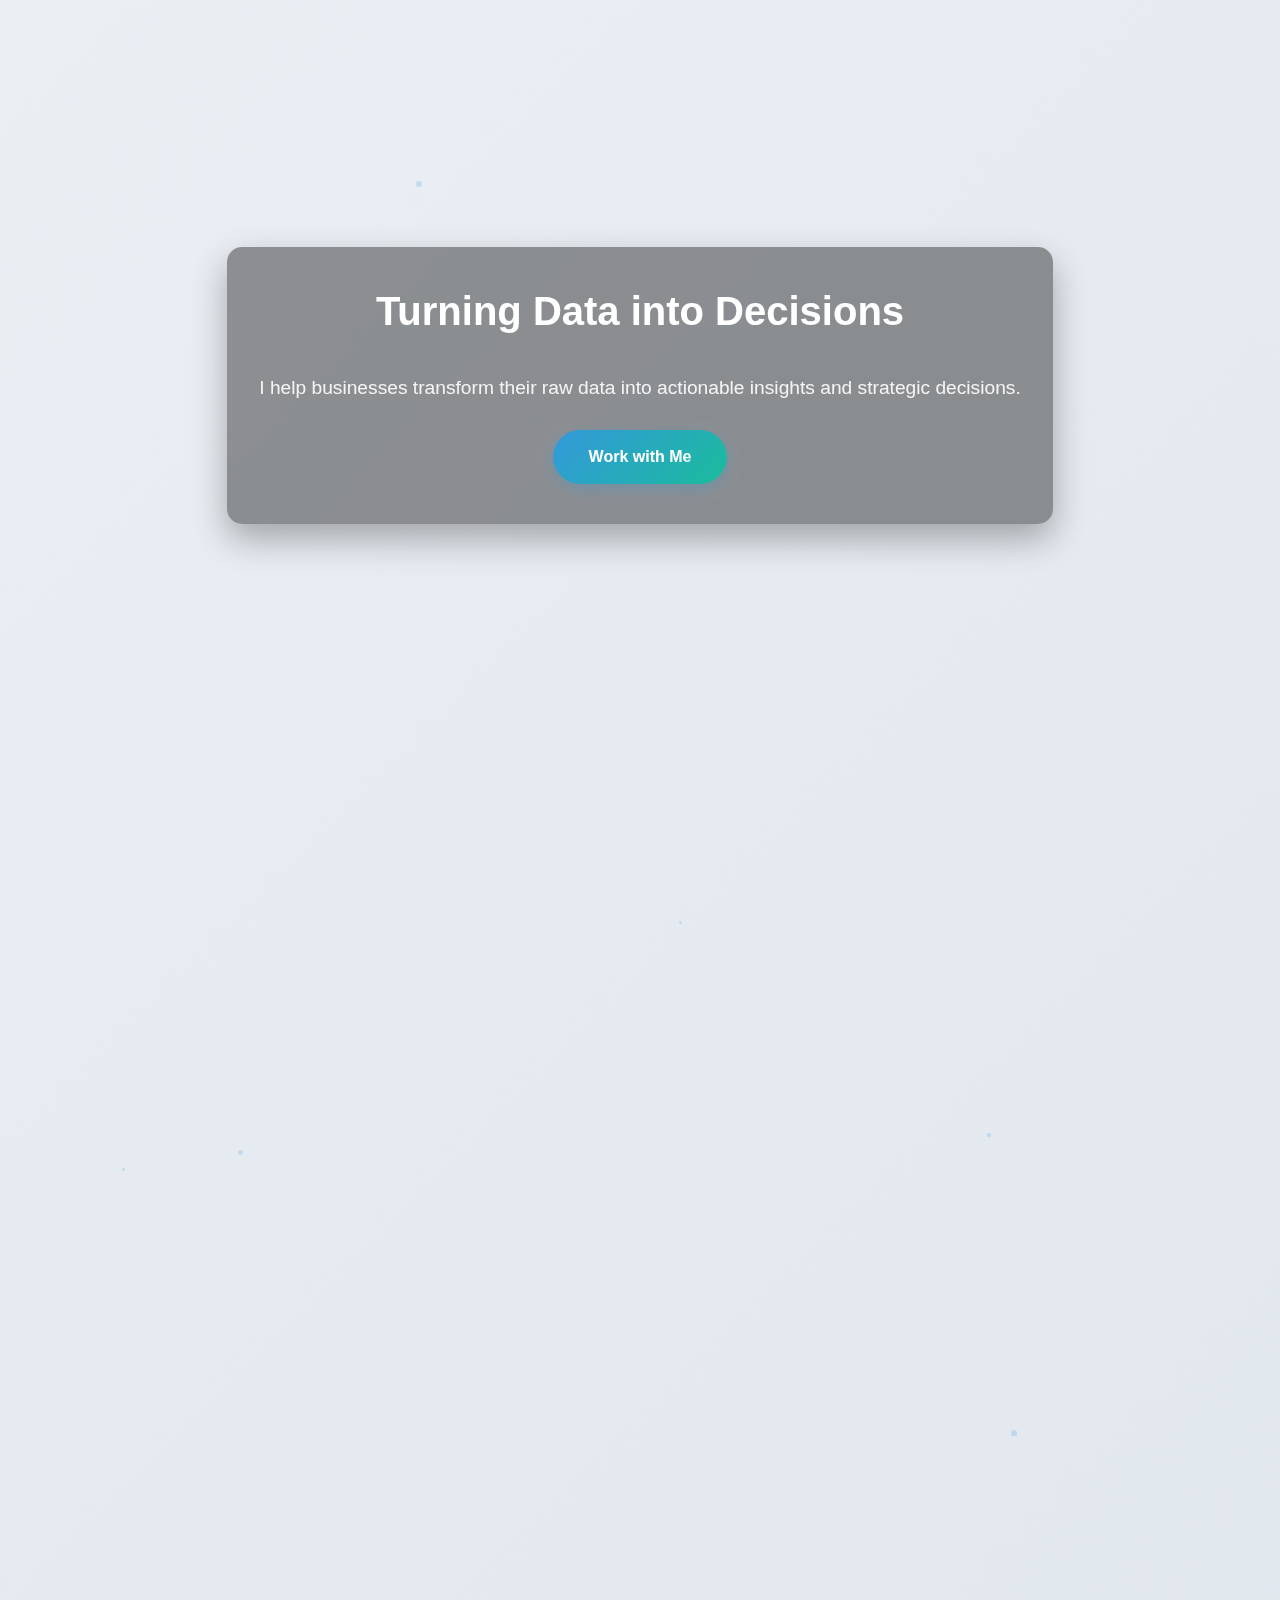
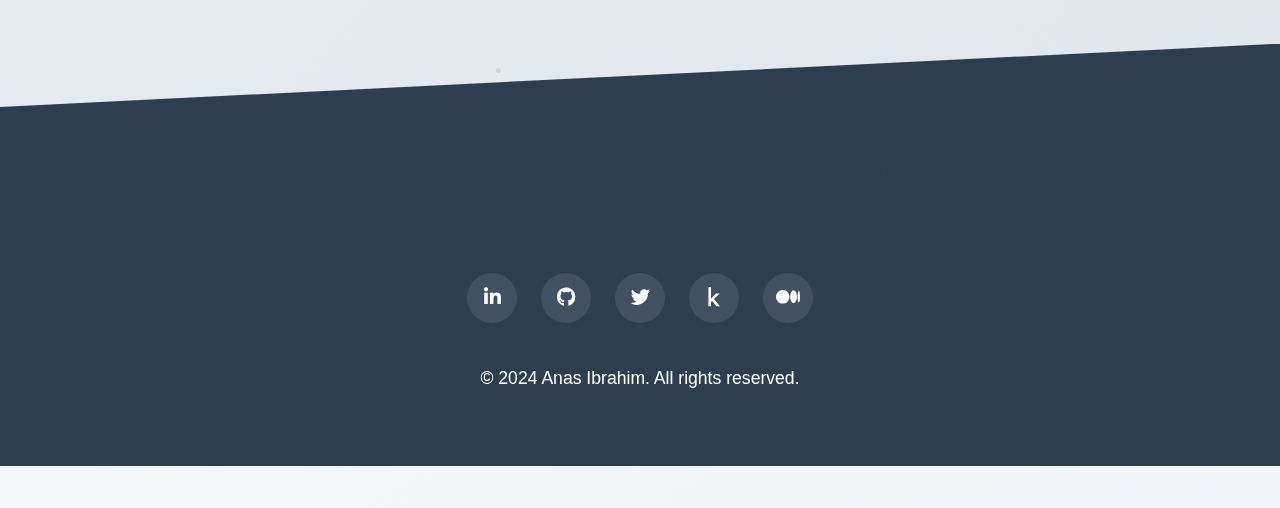
<file: templates/index.html>
<!DOCTYPE html>
<html lang="en">
<head>
    <meta charset="UTF-8">
    <meta name="viewport" content="width=device-width, initial-scale=1.0">
    <title>Anas Ibrahim - Data Scientist</title>
    <link rel="stylesheet" href="https://cdnjs.cloudflare.com/ajax/libs/font-awesome/6.4.0/css/all.min.css">
    <style>
        :root {
            --primary-color: #2c3e50;
            --accent-color: #3498db;
            --accent-secondary: #1abc9c;
            --light-color: #f5f7fa;
            --dark-color: #2c3e50;
            --text-color: #333;
            --section-padding: 3rem 0;
            --card-shadow: 0 10px 30px rgba(0,0,0,0.1);
            --transition: all 0.4s cubic-bezier(0.175, 0.885, 0.32, 1.275);
        }
        
        * {
            margin: 0;
            padding: 0;
            box-sizing: border-box;
            font-family: 'Segoe UI', Tahoma, Geneva, Verdana, sans-serif;
        }
        
        body {
            background: linear-gradient(135deg, var(--light-color), #e0e6ed);
            color: var(--text-color);
            line-height: 1.6;
            perspective: 1000px;
            overflow-x: hidden;
        }
        
        .container {
            max-width: 1200px;
            margin: 0 auto;
            padding: 0 2rem;
        }
        
        /* Enhanced 3D Header with Parallax Effect */
        header {
            background: linear-gradient(135deg, var(--primary-color), var(--dark-color));
            color: white;
            padding: 8rem 0 6rem;
            position: relative;
            overflow: hidden;
            box-shadow: 0 4px 20px rgba(0, 0, 0, 0.2);
            transform-style: preserve-3d;
            clip-path: polygon(0 0, 100% 0, 100% 85%, 0 100%);
            height: 100vh;
            display: flex;
            align-items: center;
        }
        
        .header-content {
            position: relative;
            z-index: 5;
            text-align: center;
            transform: translateZ(50px);
            animation: fadeIn 1s ease-out forwards;
        }
        
        @keyframes fadeIn {
            from { opacity: 0; transform: translateZ(50px) translateY(30px); }
            to { opacity: 1; transform: translateZ(50px) translateY(0); }
        }
        
        .header-bg {
            position: absolute;
            top: 0;
            left: 0;
            width: 100%;
            height: 100%;
            transform-style: preserve-3d;
        }
        
        .bg-circle {
            position: absolute;
            border-radius: 50%;
            background: linear-gradient(135deg, rgba(52, 152, 219, 0.2), rgba(26, 188, 156, 0.2));
            transform: translateZ(-5px);
        }
        
        .bg-circle-1 {
            width: 300px;
            height: 300px;
            top: -100px;
            left: -100px;
            filter: blur(5px);
            animation: float 15s infinite linear alternate;
        }
        
        .bg-circle-2 {
            width: 500px;
            height: 500px;
            bottom: -200px;
            right: -150px;
            filter: blur(10px);
            animation: float 20s infinite linear alternate-reverse;
        }
        
        /* Added more circles for enhanced background effect */
        .bg-circle-3 {
            width: 200px;
            height: 200px;
            top: 10%;
            right: 20%;
            filter: blur(7px);
            background: linear-gradient(135deg, rgba(155, 89, 182, 0.2), rgba(41, 128, 185, 0.2));
            animation: float 17s infinite linear alternate;
        }
        
        .bg-circle-4 {
            width: 150px;
            height: 150px;
            bottom: 15%;
            left: 25%;
            filter: blur(4px);
            background: linear-gradient(135deg, rgba(231, 76, 60, 0.1), rgba(241, 196, 15, 0.1));
            animation: float 13s infinite linear alternate-reverse;
        }
        
        header h1 {
            font-size: 4.5rem;
            margin-bottom: 0.5rem;
            font-weight: 700;
            letter-spacing: 2px;
            text-shadow: 0 4px 8px rgba(0, 0, 0, 0.2);
            animation: textGlow 3s infinite alternate;
        }
        
        @keyframes textGlow {
            from { text-shadow: 0 0 10px rgba(52, 152, 219, 0.5); }
            to { text-shadow: 0 0 20px rgba(52, 152, 219, 0.8), 0 0 30px rgba(52, 152, 219, 0.5); }
        }
        
        header p {
            font-size: 1.5rem;
            opacity: 0.9;
            font-weight: 300;
            letter-spacing: 1px;
            margin-bottom: 2rem;
        }
        
        /* Enhanced 3D Card Style Sections with hover effects */
        section {
            padding: var(--section-padding);
            background-color: white;
            margin: 3rem 0;
            border-radius: 15px;
            box-shadow: var(--card-shadow);
            transform-style: preserve-3d;
            transition: var(--transition);
            position: relative;
            overflow: hidden;
            z-index: 1;
            opacity: 0;
            transform: translateY(30px);
        }
        
        section.active {
            opacity: 1;
            transform: translateY(0);
        }
        
        section:hover {
            transform: translateY(-15px) rotateX(2deg) rotateY(1deg);
            box-shadow: 0 20px 40px rgba(0, 0, 0, 0.15);
        }
        
        section::before {
            content: '';
            position: absolute;
            top: 0;
            left: 0;
            width: 100%;
            height: 5px;
            background: linear-gradient(to right, var(--accent-color), var(--accent-secondary));
            z-index: 2;
            transform: translateZ(10px);
        }
        
        section::after {
            content: '';
            position: absolute;
            top: 0;
            left: 0;
            width: 100%;
            height: 100%;
            background: radial-gradient(circle at 50% 0%, rgba(255,255,255,0.1), transparent 70%);
            z-index: -1;
        }
        
        h2 {
            color: var(--primary-color);
            margin-bottom: 1.5rem;
            font-size: 2.2rem;
            position: relative;
            padding-bottom: 0.8rem;
            display: inline-block;
        }
        
        h2::after {
            content: '';
            position: absolute;
            left: 0;
            bottom: 0;
            height: 3px;
            width: 60px;
            background: linear-gradient(to right, var(--accent-color), var(--accent-secondary));
            animation: widthGrow 1s forwards;
            transform-origin: left;
            opacity: 0;
        }
        
        section.active h2::after {
            animation: widthGrow 1s forwards;
        }
        
        @keyframes widthGrow {
            from { width: 0; opacity: 0; }
            to { width: 60px; opacity: 1; }
        }
        
        p {
            margin-bottom: 1.5rem;
            font-size: 1.1rem;
            line-height: 1.8;
        }
        
        /* Enhanced 3D Skill Cards with click effects */
        .skills-container {
            display: flex;
            flex-wrap: wrap;
            gap: 1.5rem;
            perspective: 1000px;
        }
        
        .skill-item {
            background: white;
            padding: 1rem 1.8rem;
            border-radius: 8px;
            font-weight: 500;
            color: var(--primary-color);
            transition: var(--transition);
            display: flex;
            align-items: center;
            position: relative;
            overflow: hidden;
            box-shadow: 0 5px 15px rgba(0, 0, 0, 0.05);
            z-index: 1;
            cursor: pointer;
            transform-style: preserve-3d;
        }
        
        .skill-item::before {
            content: '';
            position: absolute;
            top: 0;
            left: 0;
            width: 100%;
            height: 100%;
            background: linear-gradient(135deg, var(--accent-color), var(--accent-secondary));
            opacity: 0;
            z-index: -1;
            transition: var(--transition);
        }
        
        .skill-item:hover {
            color: white;
            transform: translateY(-8px) rotateX(15deg) scale(1.05);
            box-shadow: 0 15px 25px rgba(52, 152, 219, 0.4);
        }
        
        .skill-item:active {
            transform: translateY(-2px) rotateX(5deg) scale(0.98);
            box-shadow: 0 5px 15px rgba(52, 152, 219, 0.3);
            transition: all 0.1s;
        }
        
        .skill-item:hover::before {
            opacity: 1;
        }
        
        .skill-icon {
            margin-right: 10px;
            font-size: 1.2rem;
            transition: var(--transition);
        }
        
        .skill-item:hover .skill-icon {
            transform: rotate(360deg) scale(1.2);
        }
        
        /* Enhanced Projects with 3D hover effects */
        .projects-container {
            display: grid;
            grid-template-columns: repeat(auto-fill, minmax(320px, 1fr));
            gap: 2.5rem;
            margin-top: 2rem;
            perspective: 1000px;
        }
        
        .project-card {
            background: white;
            border-radius: 15px;
            overflow: hidden;
            box-shadow: 0 5px 15px rgba(0, 0, 0, 0.1);
            transition: var(--transition);
            transform-style: preserve-3d;
            position: relative;
            height: 400px;
        }
        
        .project-card:hover {
            transform: translateY(-15px) rotateY(5deg) rotateX(3deg);
            box-shadow: 0 20px 40px rgba(0, 0, 0, 0.2);
        }
        
        .project-img {
            height: 200px;
            width: 100%;
            background: linear-gradient(135deg, #3498db, #8e44ad);
            position: relative;
            overflow: hidden;
            transform-style: preserve-3d;
        }
        
        .project-img::after {
            content: "";
            position: absolute;
            width: 150%;
            height: 100%;
            background: rgba(255, 255, 255, 0.1);
            transform: rotate(45deg) translateX(-100%);
            transition: all 0.6s;
        }
        
        .project-card:hover .project-img::after {
            transform: rotate(45deg) translateX(100%);
        }
        
        .project-content {
            padding: 1.8rem;
            position: relative;
            z-index: 1;
            background: rgba(255, 255, 255, 0.95);
            height: calc(100% - 200px);
            display: flex;
            flex-direction: column;
            justify-content: space-between;
        }
        
        .project-content h3 {
            color: var(--primary-color);
            margin-bottom: 0.8rem;
            font-size: 1.4rem;
            position: relative;
            display: inline-block;
        }
        
        .project-content h3::after {
            content: '';
            position: absolute;
            left: 0;
            bottom: -5px;
            width: 0;
            height: 2px;
            background: var(--accent-color);
            transition: width 0.3s ease;
        }
        
        .project-card:hover .project-content h3::after {
            width: 100%;
        }
        
        .project-tech {
            display: flex;
            flex-wrap: wrap;
            gap: 0.5rem;
            margin-top: 1rem;
        }
        
        .tech-tag {
            padding: 0.2rem 0.8rem;
            background: rgba(52, 152, 219, 0.1);
            border-radius: 20px;
            font-size: 0.8rem;
            color: var(--accent-color);
            transition: all 0.3s;
        }
        
        .project-card:hover .tech-tag {
            background: rgba(52, 152, 219, 0.2);
            transform: scale(1.05);
        }
        
        /* Enhanced 3D Buttons with ripple effect */
        .btn {
            display: inline-block;
            padding: 0.9rem 2.2rem;
            background: linear-gradient(135deg, var(--accent-color), var(--accent-secondary));
            color: white;
            border-radius: 30px;
            text-decoration: none;
            font-weight: 600;
            transition: var(--transition);
            position: relative;
            overflow: hidden;
            box-shadow: 0 5px 15px rgba(52, 152, 219, 0.3);
            z-index: 1;
            cursor: pointer;
            transform-style: preserve-3d;
        }
        
        .btn::before {
            content: '';
            position: absolute;
            top: 0;
            left: 0;
            width: 0;
            height: 100%;
            background: linear-gradient(135deg, var(--accent-secondary), var(--accent-color));
            transition: var(--transition);
            z-index: -1;
        }
        
        .btn:hover {
            transform: translateY(-5px) scale(1.05);
            box-shadow: 0 15px 30px rgba(52, 152, 219, 0.5);
        }
        
        .btn:active {
            transform: translateY(-2px) scale(0.98);
            box-shadow: 0 5px 15px rgba(52, 152, 219, 0.4);
            transition: all 0.1s;
        }
        
        .btn:hover::before {
            width: 100%;
        }
        
        .btn-ripple {
            position: absolute;
            border-radius: 50%;
            background: rgba(255, 255, 255, 0.5);
            transform: scale(0);
            animation: ripple 0.6s linear;
            pointer-events: none;
        }
        
        @keyframes ripple {
            to {
                transform: scale(2.5);
                opacity: 0;
            }
        }
        
        /* Enhanced Stats Section with 3D hover effects */
        .stats-container {
            display: grid;
            grid-template-columns: repeat(auto-fit, minmax(220px, 1fr));
            gap: 2rem;
            margin-top: 2rem;
            perspective: 1000px;
        }
        
        .stat-item {
            background: white;
            padding: 2rem;
            border-radius: 15px;
            text-align: center;
            transition: var(--transition);
            box-shadow: 0 8px 20px rgba(0, 0, 0, 0.05);
            position: relative;
            overflow: hidden;
            transform-style: preserve-3d;
        }
        
        .stat-item::before {
            content: '';
            position: absolute;
            top: 0;
            left: -100%;
            width: 100%;
            height: 100%;
            background: linear-gradient(90deg, rgba(255, 255, 255, 0.2), rgba(255, 255, 255, 0));
            transition: all 0.6s;
        }
        
        .stat-item:hover {
            transform: translateY(-10px) rotateX(10deg) rotateY(5deg);
            box-shadow: 0 20px 40px rgba(0, 0, 0, 0.1);
        }
        
        .stat-item:hover::before {
            left: 100%;
        }
        
        .stat-icon {
            font-size: 2.5rem;
            color: var(--accent-color);
            margin-bottom: 1rem;
            transition: all 0.5s;
            position: relative;
            z-index: 1;
        }
        
        .stat-item:hover .stat-icon {
            transform: scale(1.2) rotateY(360deg);
            color: var(--accent-secondary);
        }
        
        .stat-number {
            font-size: 2.8rem;
            font-weight: 700;
            color: var(--accent-color);
            margin-bottom: 0.8rem;
            background: linear-gradient(to right, var(--accent-color), var(--accent-secondary));
            -webkit-text-fill-color: transparent;
            position: relative;
            display: inline-block;
        }
        
        .stat-number::after {
            content: '';
            position: absolute;
            bottom: 0;
            left: 50%;
            transform: translateX(-50%);
            width: 40px;
            height: 3px;
            background: linear-gradient(to right, var(--accent-color), var(--accent-secondary));
        }
        
        .stat-title {
            font-size: 1.1rem;
            color: var(--text-color);
            opacity: 0.8;
            font-weight: 500;
        }
        
        /* Enhanced Testimonials with 3D flip effect */
        .testimonials-container {
            display: grid;
            grid-template-columns: repeat(auto-fit, minmax(300px, 1fr));
            gap: 2.5rem;
            margin-top: 2rem;
            perspective: 1000px;
        }
        
        .testimonial-card {
            background: white;
            height: 300px;
            position: relative;
            perspective: 1500px;
            border-radius: 15px;
            cursor: pointer;
        }
        
        .testimonial-inner {
            position: absolute;
            width: 100%;
            height: 100%;
            transform-style: preserve-3d;
            transition: transform 1s;
        }
        
        .testimonial-card:hover .testimonial-inner {
            transform: rotateY(180deg);
        }
        
        .testimonial-front, .testimonial-back {
            position: absolute;
            width: 100%;
            height: 100%;
            backface-visibility: hidden;
            border-radius: 15px;
            padding: 2rem;
            box-shadow: 0 10px 25px rgba(0, 0, 0, 0.1);
            display: flex;
            flex-direction: column;
            justify-content: center;
        }
        
        .testimonial-front {
            background: white;
            z-index: 2;
        }
        
        .testimonial-back {
            background: linear-gradient(135deg, var(--accent-color), var(--accent-secondary));
            color: white;
            transform: rotateY(180deg);
        }
        
        .quote-icon {
            font-size: 3rem;
            position: absolute;
            top: 1rem;
            left: 1.5rem;
            color: rgba(52, 152, 219, 0.1);
        }
        
        .client-info {
            display: flex;
            align-items: center;
            margin-top: 1.5rem;
        }
        
        .client-avatar {
            width: 60px;
            height: 60px;
            border-radius: 50%;
            background: var(--accent-color);
            margin-right: 1rem;
            display: flex;
            align-items: center;
            justify-content: center;
            color: white;
            font-weight: bold;
            font-size: 1.5rem;
            box-shadow: 0 5px 15px rgba(52, 152, 219, 0.3);
        }
        
        /* Enhanced Timeline section with 3D hover effects */
        .timeline {
            position: relative;
            margin: 3rem 0;
            perspective: 1000px;
        }
        
        .timeline::before {
            content: '';
            position: absolute;
            width: 4px;
            height: 100%;
            background: linear-gradient(to bottom, var(--accent-color), var(--accent-secondary));
            left: 50%;
            transform: translateX(-50%);
            border-radius: 2px;
        }
        
        .timeline-item {
            margin-bottom: 3rem;
            position: relative;
            display: flex;
            opacity: 0;
            transform: translateY(30px);
            transition: all 0.8s ease;
        }
        
        .timeline-item.active {
            opacity: 1;
            transform: translateY(0);
        }
        
        .timeline-item:nth-child(odd) {
            flex-direction: row-reverse;
        }
        
        .timeline-content {
            width: 45%;
            padding: 2rem;
            background: white;
            border-radius: 15px;
            box-shadow: 0 8px 20px rgba(0, 0, 0, 0.05);
            transition: var(--transition);
            position: relative;
            transform-style: preserve-3d;
        }
        
        .timeline-content:hover {
            transform: scale(1.03) rotateY(5deg) rotateX(2deg);
            box-shadow: 0 15px 35px rgba(0, 0, 0, 0.15);
        }
        
        .timeline-date {
            position: absolute;
            top: -35px;
            font-size: 0.9rem;
            background: var(--accent-color);
            color: white;
            padding: 0.5rem 1.5rem;
            border-radius: 25px;
            box-shadow: 0 5px 15px rgba(52, 152, 219, 0.3);
            z-index: 1;
            transform: translateZ(5px);
        }
        
        .timeline-item:nth-child(odd) .timeline-date {
            right: 0;
        }
        
        .timeline-item:nth-child(even) .timeline-date {
            left: 0;
        }
        
        .timeline-dot {
            position: absolute;
            left: 50%;
            top: 20%;
            transform: translateX(-50%);
            width: 25px;
            height: 25px;
            background: var(--accent-color);
            border-radius: 50%;
            box-shadow: 0 0 0 5px white, 0 0 0 10px rgba(52, 152, 219, 0.2);
            z-index: 1;
            cursor: pointer;
            transition: all 0.3s ease;
        }
        
        .timeline-dot:hover {
            transform: translateX(-50%) scale(1.2);
            background: var(--accent-secondary);
        }
        
        /* Enhanced Contact section with 3D elements */
        .contact-container {
            display: grid;
            grid-template-columns: repeat(auto-fit, minmax(300px, 1fr));
            gap: 2.5rem;
            perspective: 1000px;
        }
        
        .contact-card {
            background: white;
            padding: 2.5rem;
            border-radius: 15px;
            box-shadow: 0 8px 20px rgba(0, 0, 0, 0.05);
            transition: var(--transition);
            text-align: center;
            position: relative;
            overflow: hidden;
            transform-style: preserve-3d;
        }
        
        .contact-card:hover {
            transform: translateY(-15px) rotateX(8deg) rotateY(2deg);
            box-shadow: 0 20px 40px rgba(0, 0, 0, 0.15);
        }
        
        .contact-icon {
            width: 80px;
            height: 80px;
            background: linear-gradient(135deg, var(--accent-color), var(--accent-secondary));
            border-radius: 50%;
            display: flex;
            align-items: center;
            justify-content: center;
            margin: 0 auto 1.8rem;
            color: white;
            font-size: 2rem;
            position: relative;
            z-index: 1;
            overflow: hidden;
            box-shadow: 0 8px 20px rgba(52, 152, 219, 0.3);
            transition: all 0.5s ease;
        }
        
        .contact-card:hover .contact-icon {
            transform: rotateY(360deg);
        }
        
        .contact-icon::before {
            content: '';
            position: absolute;
            width: 100%;
            height: 100%;
            background: linear-gradient(135deg, var(--accent-secondary), var(--accent-color));
            top: 0;
            left: 0;
            z-index: -1;
            opacity: 0;
            transition: var(--transition);
        }
        
        .contact-card:hover .contact-icon::before {
            opacity: 1;
        }
        
        .contact-info h3 {
            margin-bottom: 1rem;
            color: var(--primary-color);
            font-size: 1.5rem;
        }
        
        .contact-info p {
            color: var(--text-color);
            margin-bottom: 1.5rem;
            opacity: 0.8;
        }
        
        /* Enhanced Footer with 3D effects */
        footer {
            background: linear-gradient(135deg, var(--primary-color), var(--dark-color));
            color: white;
            padding: 6rem 0 3rem;
            margin-top: 6rem;
            position: relative;
            overflow: hidden;
            text-align: center;
            clip-path: polygon(0 15%, 100% 0, 100% 100%, 0 100%);
        }
        
        .footer-content {
            position: relative;
            z-index: 2;
        }
        
        .footer-wave {
            position: absolute;
            bottom: 0;
            left: 0;
            width: 100%;
            height: 50px;
            background: rgba(255, 255, 255, 0.05);
            transform: translateZ(-5px);
        }
        
        .social-links {
            display: flex;
            justify-content: center;
            gap: 1.5rem;
            margin: 2.5rem 0;
        }
        
        .social-link {
            width: 50px;
            height: 50px;
            background: rgba(255, 255, 255, 0.1);
            border-radius: 50%;
            display: flex;
            align-items: center;
            justify-content: center;
            color: white;
            text-decoration: none;
            transition: var(--transition);
            position: relative;
            overflow: hidden;
            z-index: 1;
            font-size: 1.2rem;
        }
        
        .social-link::before {
            content: '';
            position: absolute;
            top: 0;
            left: 0;
            width: 100%;
            height: 100%;
            background: linear-gradient(135deg, var(--accent-color), var(--accent-secondary));
            opacity: 0;
            z-index: -1;
            transition: var(--transition);
            transform: scale(0);
        }
        
        .social-link:hover {
            transform: translateY(-5px) scale(1.2);
        }
        
        .social-link:hover::before {
            opacity: 1;
            transform: scale(1);
        }
        
        /* Enhanced 3D Floating Animation */
        @keyframes float {
            0% { transform: translateY(0px) rotate(0deg); }
            50% { transform: translateY(-20px) rotate(5deg); }
            100% { transform: translateY(0px) rotate(0deg); }
        }
        
        .float {
            animation: float 6s ease-in-out infinite;
        }
        
        /* Enhanced Skills progress bars with 3D effect */
        .skill-progress {
            margin-top: 3rem;
        }
        
        .skill-progress-item {
            margin-bottom: 2.5rem;
            position: relative;
            transform-style: preserve-3d;
        }
        
        .skill-info {
            display: flex;
            justify-content: space-between;
            margin-bottom: 0.8rem;
            font-weight: 500;
        }
        
        .skill-name {
            position: relative;
            padding-left: 1.5rem;
        }
        
        .skill-name::before {
            content: '';
            position: absolute;
            left: 0;
            top: 50%;
            transform: translateY(-50%);
            width: 8px;
            height: 8px;
            background: var(--accent-color);
            border-radius: 50%;
        }
        
        .skill-bar {
            height: 10px;
            background: #e0e6ed;
            border-radius: 10px;
            position: relative;
            overflow: hidden;
            box-shadow: inset 0 2px 4px rgba(0,0,0,0.1);
        }
        
        .skill-fill {
            height: 100%;
            background: linear-gradient(to right, var(--accent-color), var(--accent-secondary));
            border-radius: 10px;
            position: relative;
            width: 0;
            transition: width 1.5s ease-in-out;
        }
        
        .skill-progress-item.active .skill-fill {
            animation: fillProgress 1.5s forwards;
        }
        
        @keyframes fillProgress {
            from { width: 0; }
            to { width: var(--percent); }
        }
        
        .skill-fill::after {
            content: '';
            position: absolute;
            top: 0;
            left: 0;
            width: 100%;
            height: 100%;
            background: linear-gradient(90deg, transparent, rgba(255,255,255,0.4), transparent);
            animation: shine 3s infinite;
        }
        
        @keyframes shine {
            0% { transform: translateX(-100%); }
            100% { transform: translateX(100%); }
        }
        
        /* 3D rotating cube for skills */
        .cube-container {
            width: 200px;
            height: 200px;
            perspective: 1000px;
            margin: 3rem auto;
            transform-style: preserve-3d;
        }
        
        .cube {
            width: 100%;
            height: 100%;
            position: relative;
            transform-style: preserve-3d;
            animation: rotate 20s infinite linear;
            cursor: pointer;
        }
        
        .cube.paused {
            animation-play-state: paused;
        }
        
        .cube-face {
            position: absolute;
            width: 200px;
            height: 200px;
            background: linear-gradient(135deg, rgba(52, 152, 219, 0.9), rgba(26, 188, 156, 0.9));
            display: flex;
            align-items: center;
            justify-content: center;
            font-size: 2rem;
            color: white;
            border: 3px solid white;
            box-shadow: 0 0 30px rgba(0,0,0,0.2);
            text-transform: uppercase;
            font-weight: bold;
            transform-style: preserve-3d;
            backface-visibility: visible;
            transition: opacity 0.3s;
        }
        
        .cube-face:hover {
            background: linear-gradient(135deg, rgba(26, 188, 156, 0.9), rgba(52, 152, 219, 0.9));
        }
        
        .front  { transform: translateZ(100px); }
        .back   { transform: rotateY(180deg) translateZ(100px); }
        .right  { transform: rotateY(90deg) translateZ(100px); }
        .left   { transform: rotateY(-90deg) translateZ(100px); }
        .top    { transform: rotateX(90deg) translateZ(100px); }
        .bottom { transform: rotateX(-90deg) translateZ(100px); }
        
        @keyframes rotate {
            0% { transform: rotateY(0) rotateX(0); }
            100% { transform: rotateY(360deg) rotateX(360deg); }
        }
        
        /* Enhanced Particle background effect */
        .particles {
            position: fixed;
            top: 0;
            left: 0;
            width: 100%;
            height: 100%;
            overflow: hidden;
            z-index: -1;
        }
        
        .particle {
            position: absolute;
            background: rgba(52, 152, 219, 0.2);
            border-radius: 50%;
            animation: particleFloat 20s infinite linear;
        }
        
        @keyframes particleFloat {
            0% { transform: translateY(0) rotate(0deg); opacity: 0; }
            10% { opacity: 1; }
            90% { opacity: 1; }
            100% { transform: translateY(-1500px) rotate(360deg); opacity: 0; }
        }
        
        /* Enhanced 3D Image Gallery with hover effects */
        .gallery-container {
            display: grid;
            grid-template-columns: repeat(auto-fill, minmax(250px, 1fr));
            gap: 2rem;
            margin-top: 3rem;
            perspective: 1000px;
        }
        
        .gallery-item {
            position: relative;
            transform-style: preserve-3d;
            transition: var(--transition);
            border-radius: 15px;
            overflow: hidden;
            box-shadow: 0 10px 25px rgba(0, 0, 0, 0.1);
            height: 250px;
            cursor: pointer;
        }
        
        .gallery-item:hover {
            transform: rotateY(10deg) scale(1.05);
            z-index: 2;
            box-shadow: 0 20px 40px rgba(0, 0, 0, 0.2);
        }
        
        .gallery-img {
            width: 100%;
            height: 100%;
            object-fit: cover;
            border-radius: inherit;
            transform-style: preserve-3d;
            transition: all 0.5s;
        }
        
        .gallery-overlay {
            position: absolute;
            top: 0;
            left: 0;
            width: 100%;
            height: 100%;
            background: linear-gradient(to top, rgba(0,0,0,0.8) 0%, rgba(0,0,0,0) 60%);
            opacity: 0;
            transition: all 0.5s;
            display: flex;
            flex-direction: column;
            justify-content: flex-end;
            padding: 1.5rem;
            transform: translateY(20px);
        }
        
        .gallery-item:hover .gallery-overlay {
            opacity: 1;
            transform: translateY(0);
        }
        
        .gallery-caption {
            color: white;
            font-size: 1.2rem;
            font-weight: 600;
            margin-bottom: 0.5rem;
        }
        
        .gallery-description {
            color: rgba(255, 255, 255, 0.8);
            font-size: 0.9rem;
        }
        
        /* Modal for expanded gallery images */
        .modal {
            position: fixed;
            top: 0;
            left: 0;
            width: 100%;
            height: 100%;
            background: rgba(0, 0, 0, 0.9);
            display: flex;
            justify-content: center;
            align-items: center;
            z-index: 1000;
            opacity: 0;
            visibility: hidden;
            transition: all 0.3s;
        }
        
        .modal.active {
            opacity: 1;
            visibility: visible;
        }
        
        .modal-content {
            max-width: 90%;
            max-height: 90%;
            transform: scale(0.8);
            transition: all 0.5s;
            position: relative;
        }
        
        .modal.active .modal-content {
            transform: scale(1);
        }
        
        .modal-close {
            position: absolute;
            top: -40px;
            right: -40px;
            width: 30px;
            height: 30px;
            background: white;
            color: var(--dark-color);
            border-radius: 50%;
            display: flex;
            align-items: center;
            justify-content: center;
            cursor: pointer;
            font-size: 1.2rem;
            box-shadow: 0 5px 15px rgba(0, 0, 0, 0.3);
            transition: all 0.3s;
        }
        
        .modal-close:hover {
            background: var(--accent-color);
            color: white;
            transform: rotate(90deg);
        }
        
        /* Parallax scrolling effect */
        .parallax-section {
            position: relative;
            height: 400px;
            background-attachment: fixed;
            background-position: center;
            background-repeat: no-repeat;
            background-size: cover;
            margin: 4rem 0;
            overflow: hidden;
            display: flex;
            align-items: center;
            justify-content: center;
        }
        
        .parallax-content {
            text-align: center;
            color: white;
            position: relative;
            z-index: 2;
            padding: 2rem;
            background: rgba(0, 0, 0, 0.4);
            backdrop-filter: blur(5px);
            border-radius: 15px;
            transform: translateZ(50px);
            box-shadow: 0 15px 35px rgba(0, 0, 0, 0.3);
        }
        
        .parallax-content h2 {
            color: white;
            font-size: 2.5rem;
            margin-bottom: 1rem;
        }
        
        .parallax-content p {
            font-size: 1.2rem;
            opacity: 0.9;
        }
        
        /* Photo section styles */
        .photo-section {
            padding: 4rem 0;
        }
        
        .photo-grid {
            display: grid;
            grid-template-columns: repeat(auto-fill, minmax(300px, 1fr));
            grid-auto-rows: 250px;
            gap: 1.5rem;
            margin-top: 2rem;
        }
        
        .photo-item {
            border-radius: 15px;
            overflow: hidden;
            position: relative;
            box-shadow: 0 10px 25px rgba(0, 0, 0, 0.1);
            cursor: pointer;
            transition: all 0.5s;
            transform-style: preserve-3d;
        }
        
        .photo-item:hover {
            transform: translateY(-10px) scale(1.03);
            box-shadow: 0 20px 40px rgba(0, 0, 0, 0.2);
            z-index: 2;
        }
        
        .photo-item.big {
            grid-row: span 2;
            grid-column: span 2;
        }
        
        .photo-img {
            width: 100%;
            height: 100%;
            object-fit: cover;
            transition: all 0.5s;
        }
        
        .photo-item:hover .photo-img {
            transform: scale(1.1);
        }
        
        .photo-overlay {
            position: absolute;
            top: 0;
            left: 0;
            width: 100%;
            height: 100%;
            background: linear-gradient(to top, rgba(0,0,0,0.7) 0%, rgba(0,0,0,0) 60%);
            opacity: 0;
            transition: all 0.5s;
            display: flex;
            flex-direction: column;
            justify-content: flex-end;
            padding: 1.5rem;
        }
        
        .photo-item:hover .photo-overlay {
            opacity: 1;
        }
        
        .photo-caption {
            color: white;
            font-size: 1.2rem;
            font-weight: 600;
            transition: all 0.5s;
            transform: translateY(20px);
            opacity: 0;
        }
        
        .photo-item:hover .photo-caption {
            transform: translateY(0);
            opacity: 1;
        }
        
        /* Added custom cursor */
        .custom-cursor {
            position: fixed;
            width: 40px;
            height: 40px;
            border: 2px solid var(--accent-color);
            border-radius: 50%;
            pointer-events: none;
            z-index: 9999;
            transform: translate(-50%, -50%);
            transition: all 0.1s ease;
            display: none;
        }
        
        .cursor-dot {
            position: fixed;
            width: 8px;
            height: 8px;
            background: var(--accent-color);
            border-radius: 50%;
            pointer-events: none;
            z-index: 9999;
            transform: translate(-50%, -50%);
            transition: all 0.1s ease;
            display: none;
        }
        
        /* Added tooltip styles */
        .tooltip {
            position: absolute;
            background: var(--accent-color);
            color: white;
            padding: 0.5rem 1rem;
            border-radius: 4px;
            font-size: 0.8rem;
            opacity: 0;
            visibility: hidden;
            transition: all 0.3s;
            white-space: nowrap;
            z-index: 100;
            pointer-events: none;
            box-shadow: 0 5px 15px rgba(0, 0, 0, 0.2);
        }
        
        .tooltip::before {
            content: '';
            position: absolute;
            bottom: -5px;
            left: 50%;
            transform: translateX(-50%);
            width: 0;
            height: 0;
            border-left: 6px solid transparent;
            border-right: 6px solid transparent;
            border-top: 6px solid var(--accent-color);
        }
        
        /* Scroll indicator */
        .scroll-indicator {
            position: fixed;
            top: 0;
            left: 0;
            height: 5px;
            background: linear-gradient(to right, var(--accent-color), var(--accent-secondary));
            width: 0%;
            z-index: 1000;
            transition: width 0.1s;
        }
        
        /* Cool scroll-to-top button */
        .back-to-top {
            position: fixed;
            bottom: 30px;
            right: 30px;
            width: 50px;
            height: 50px;
            background: var(--primary-color);
            color: white;
            border-radius: 50%;
            display: flex;
            align-items: center;
            justify-content: center;
            font-size: 1.5rem;
            cursor: pointer;
            opacity: 0;
            visibility: hidden;
            transition: all 0.3s;
            transform: translateY(20px);
            z-index: 100;
            box-shadow: 0 5px 15px rgba(0, 0, 0, 0.2);
        }
        
        .back-to-top.active {
            opacity: 1;
            visibility: visible;
            transform: translateY(0);
        }
        
        .back-to-top:hover {
            background: var(--accent-color);
            transform: translateY(-5px);
        }
        
        /* Responsive styles with enhanced mobile experience */
        @media (max-width: 992px) {
            .timeline::before {
                left: 30px;
            }
            
            .timeline-item {
                flex-direction: column-reverse !important;
                padding-left: 60px;
            }
            
            .timeline-content {
                width: 100%;
                margin-bottom: 2rem;
            }
            
            .timeline-dot {
                left: 30px;
                top: 15%;
            }
            
            .timeline-date {
                position: relative;
                top: unset;
                display: inline-block;
                margin-bottom: 1rem;
            }
            
            .timeline-item:nth-child(odd) .timeline-date,
            .timeline-item:nth-child(even) .timeline-date {
                left: 0;
                right: unset;
            }
            
            .gallery-item {
                height: 200px;
            }
            
            .photo-item.big {
                grid-row: span 1;
                grid-column: span 1;
            }
        }
        
        @media (max-width: 768px) {
            header {
                padding: 6rem 0 4rem;
                height: auto;
                min-height: 100vh;
            }
            
            header h1 {
                font-size: 3rem;
            }
            
            .skills-container {
                justify-content: center;
            }
            
            .cube-container {
                width: 150px;
                height: 150px;
            }
            
            .cube-face {
                width: 150px;
                height: 150px;
                font-size: 1.5rem;
            }
            
            .front  { transform: translateZ(75px); }
            .back   { transform: rotateY(180deg) translateZ(75px); }
            .right  { transform: rotateY(90deg) translateZ(75px); }
            .left   { transform: rotateY(-90deg) translateZ(75px); }
            .top    { transform: rotateX(90deg) translateZ(75px); }
            .bottom { transform: rotateX(-90deg) translateZ(75px); }
            
            .project-card {
                height: auto;
            }
            
            .gallery-container {
                grid-template-columns: repeat(auto-fill, minmax(200px, 1fr));
            }
        }
        
        @media (max-width: 576px) {
            header h1 {
                font-size: 2.5rem;
            }
            
            header p {
                font-size: 1.2rem;
            }
            
            section {
                padding: 2rem 1rem;
            }
            
            h2 {
                font-size: 1.8rem;
            }
            
            .stat-number {
                font-size: 2.2rem;
            }
            
            .gallery-container {
                grid-template-columns: 1fr;
            }
            
            .photo-grid {
                grid-template-columns: 1fr;
            }
            
            .contact-container {
                grid-template-columns: 1fr;
            }
            
            .back-to-top {
                bottom: 20px;
                right: 20px;
                width: 40px;
                height: 40px;
                font-size: 1.2rem;
            }
        }
        
        /* Added glass morphism elements */
        .glass-card {
            background: rgba(255, 255, 255, 0.2);
            backdrop-filter: blur(10px);
            border-radius: 15px;
            border: 1px solid rgba(255, 255, 255, 0.3);
            padding: 2rem;
            box-shadow: 0 8px 32px rgba(0, 0, 0, 0.1);
            margin: 2rem 0;
            position: relative;
            overflow: hidden;
        }
        
        .glass-card::before {
            content: "";
            position: absolute;
            top: -50%;
            left: -50%;
            width: 200%;
            height: 200%;
            background: linear-gradient(
                to bottom right,
                rgba(255, 255, 255, 0.2),
                rgba(255, 255, 255, 0.05),
                rgba(255, 255, 255, 0.03)
            );
            transform: rotate(45deg);
            z-index: -1;
        }
        
        /* 3D Ribbon */
        .ribbon {
            position: absolute;
            top: 20px;
            right: -30px;
            width: 150px;
            height: 30px;
            background: var(--accent-color);
            color: white;
            text-align: center;
            line-height: 30px;
            transform: rotate(45deg);
            font-weight: bold;
            text-transform: uppercase;
            font-size: 0.8rem;
            box-shadow: 0 5px 10px rgba(0, 0, 0, 0.1);
            z-index: 10;
        }
    </style>
</head>
<body>
    <div class="scroll-indicator"></div>
    <div class="custom-cursor"></div>
    <div class="cursor-dot"></div>
    <div class="particles" id="particles"></div>
    
    <header>
        <div class="header-bg">
            <div class="bg-circle bg-circle-1"></div>
            <div class="bg-circle bg-circle-2"></div>
            <div class="bg-circle bg-circle-3"></div>
            <div class="bg-circle bg-circle-4"></div>
        </div>
        <div class="container">
            <div class="header-content">
                <h1>Anas Ibrahim</h1>
                <p>Data Scientist & AI Specialist</p>
                <a href="#contact" class="btn scroll-link">Get In Touch</a>
            </div>
        </div>
    </header>
    
    <div class="container">
        <section class="about" id="about">
            <h2>About Me</h2>
            <div class="about-content">
                <p>I'm a passionate Data Scientist with expertise in machine learning, deep learning, and data visualization. With over 5 years of experience, I've helped organizations transform their data into valuable insights and predictive models.</p>
                <p>My mission is to make AI accessible and impactful for businesses of all sizes. I believe in creating solutions that are not just technically sound but also easy to understand and implement.</p>
                
                <div class="stats-container">
                    <div class="stat-item">
                        <div class="stat-icon">
                            <i class="fas fa-project-diagram"></i>
                        </div>
                        <div class="stat-number">0+</div>
                        <div class="stat-title">Projects Completed</div>
                    </div>
                    <div class="stat-item">
                        <div class="stat-icon">
                            <i class="fas fa-users"></i>
                        </div>
                        <div class="stat-number">0+</div>
                        <div class="stat-title">Happy Clients</div>
                    </div>
                    <div class="stat-item">
                        <div class="stat-icon">
                            <i class="fas fa-code-branch"></i>
                        </div>
                        <div class="stat-number">0+</div>
                        <div class="stat-title">ML Models Deployed</div>
                    </div>
                    <div class="stat-item">
                        <div class="stat-icon">
                            <i class="fas fa-coffee"></i>
                        </div>
                        <div class="stat-number">∞</div>
                        <div class="stat-title">Coffee Consumed</div>
                    </div>
                </div>
            </div>
        </section>
        
        <section class="skills" id="skills">
            <h2>My Skills</h2>
            <div class="skills-container">
                <div class="skill-item" data-tooltip="Python Programming">
                    <span class="skill-icon"><i class="fab fa-python"></i></span>
                    Python
                </div>
                <div class="skill-item" data-tooltip="Machine Learning Algorithms">
                    <span class="skill-icon"><i class="fas fa-brain"></i></span>
                    Machine Learning
                </div>
                <div class="skill-item" data-tooltip="Deep Learning Models">
                    <span class="skill-icon"><i class="fas fa-network-wired"></i></span>
                    Deep Learning
                </div>
                <div class="skill-item" data-tooltip="Data Visualization">
                    <span class="skill-icon"><i class="fas fa-chart-bar"></i></span>
                    Data Viz
                </div>
                <div class="skill-item" data-tooltip="Big Data Processing">
                    <span class="skill-icon"><i class="fas fa-database"></i></span>
                    Big Data
                </div>
                <div class="skill-item" data-tooltip="Natural Language Processing">
                    <span class="skill-icon"><i class="fas fa-language"></i></span>
                    NLP
                </div>
                <div class="skill-item" data-tooltip="Computer Vision">
                    <span class="skill-icon"><i class="fas fa-eye"></i></span>
                    Computer Vision
                </div>
                <div class="skill-item" data-tooltip="Cloud Computing">
                    <span class="skill-icon"><i class="fas fa-cloud"></i></span>
                    Cloud Computing
                </div>
            </div>
            
            <div class="skill-progress">
                <div class="skill-progress-item" data-percent="90%">
                    <div class="skill-info">
                        <div class="skill-name">Python</div>
                        <div class="skill-percentage">90%</div>
                    </div>
                    <div class="skill-bar">
                        <div class="skill-fill" style="--percent: 90%"></div>
                    </div>
                </div>
                
                <div class="skill-progress-item" data-percent="85%">
                    <div class="skill-info">
                        <div class="skill-name">Machine Learning</div>
                        <div class="skill-percentage">0%</div>
                    </div>
                    <div class="skill-bar">
                        <div class="skill-fill" style="--percent: 0%"></div>
                    </div>
                </div>
                
                <div class="skill-progress-item" data-percent="80%">
                    <div class="skill-info">
                        <div class="skill-name">Deep Learning</div>
                        <div class="skill-percentage">10%</div>
                    </div>
                    <div class="skill-bar">
                        <div class="skill-fill" style="--percent: 10%"></div>
                    </div>
                </div>
                
                <div class="skill-progress-item" data-percent="75%">
                    <div class="skill-info">
                        <div class="skill-name">Data Visualization</div>
                        <div class="skill-percentage">15%</div>
                    </div>
                    <div class="skill-bar">
                        <div class="skill-fill" style="--percent: 15%"></div>
                    </div>
                </div>
            </div>
            
            <div class="cube-container">
                <div class="cube" id="skillCube">
                    <div class="cube-face front">Python</div>
                    <div class="cube-face back">ML</div>
                    <div class="cube-face right">NLP</div>
                    <div class="cube-face left">CV</div>
                    <div class="cube-face top">Data</div>
                    <div class="cube-face bottom">AI</div>
                </div>
            </div>
        </section>
        
        <section class="projects" id="projects">
            <h2>Featured Projects</h2>
            <p>Here are some of my recent projects that showcase my skills and passion for data science.</p>
            
            <div class="projects-container">
                <div class="project-card">
                    <div class="project-img"></div>
                    <div class="project-content">
                        <h3>Predictive Analytics Dashboard</h3>
                        <p>An interactive dashboard for sales forecasting using machine learning models.</p>
                        <div class="project-tech">
                            <span class="tech-tag">Python</span>
                            <span class="tech-tag">Scikit-Learn</span>
                            <span class="tech-tag">Dash</span>
                            <span class="tech-tag">Plotly</span>
                        </div>
                        <a href="#" class="btn">View Project</a>
                    </div>
                </div>
                
                <div class="project-card">
                    <div class="project-img"></div>
                    <div class="project-content">
                        <h3>NLP-Powered Sentiment Analysis</h3>
                        <p>A sentiment analysis tool for social media data with real-time monitoring capabilities.</p>
                        <div class="project-tech">
                            <span class="tech-tag">BERT</span>
                            <span class="tech-tag">TensorFlow</span>
                            <span class="tech-tag">Flask</span>
                            <span class="tech-tag">Twitter API</span>
                        </div>
                        <a href="#" class="btn">View Project</a>
                    </div>
                </div>
                
                <div class="project-card">
                    <div class="project-img"></div>
                    <div class="project-content">
                        <h3>Computer Vision for Retail Analytics</h3>
                        <p>A computer vision system that analyzes customer behavior in retail environments.</p>
                        <div class="project-tech">
                            <span class="tech-tag">OpenCV</span>
                            <span class="tech-tag">PyTorch</span>
                            <span class="tech-tag">YOLO</span>
                            <span class="tech-tag">Edge Computing</span>
                        </div>
                        <a href="#" class="btn">View Project</a>
                    </div>
                </div>
            </div>
        </section>
        
        <div class="parallax-section" id="parallax">
            <div class="parallax-content">
                <h2>Turning Data into Decisions</h2>
                <p>I help businesses transform their raw data into actionable insights and strategic decisions.</p>
                <a href="#contact" class="btn scroll-link">Work with Me</a>
            </div>
        </div>
        
        <!-- <section class="photos" id="photos">
            <h2>Photo Gallery</h2>
            <p>A glimpse into my work and data visualization projects.</p>
            
            <div class="photo-grid">
                <div class="photo-item">
                    <img src="/api/placeholder/400/400" alt="Data Visualization Example" class="photo-img">
                    <div class="photo-overlay">
                        <div class="photo-caption">Interactive Data Dashboard</div>
                    </div>
                </div>
                <div class="photo-item big">
                    <img src="/api/placeholder/800/800" alt="AI Conference" class="photo-img">
                    <div class="photo-overlay">
                        <div class="photo-caption">Speaking at AI Conference 2024</div>
                    </div>
                </div>
                <div class="photo-item">
                    <img src="/api/placeholder/400/400" alt="Team Collaboration" class="photo-img">
                    <div class="photo-overlay">
                        <div class="photo-caption">Team Collaboration Session</div>
                    </div>
                </div>
                <div class="photo-item">
                    <img src="/api/placeholder/400/400" alt="ML Project Demo" class="photo-img">
                    <div class="photo-overlay">
                        <div class="photo-caption">ML Project Demo</div>
                    </div>
                </div>
                <div class="photo-item">
                    <img src="/api/placeholder/400/400" alt="Data
                    <section class="testimonials" id="testimonials">
                        <h2>Client Testimonials</h2>
                        <p>What people say about working with me.</p>
                        
                        <div class="testimonials-container">
                            <div class="testimonial-card">
                                <div class="testimonial-inner">
                                    <div class="testimonial-front">
                                        <i class="fas fa-quote-left quote-icon"></i>
                                        <p>Anas transformed our data strategy with his deep learning expertise. The models he built improved our forecasting accuracy by 40%.</p>
                                        <div class="client-info">
                                            <div class="client-avatar">JD</div>
                                            <div>
                                                <h4>John Doe</h4>
                                                <p>CEO, TechCorp</p>
                                            </div>
                                        </div>
                                    </div>
                                    <div class="testimonial-back">
                                        <p>"Working with Anas was a game-changer for our business. His ability to explain complex concepts in simple terms made the entire process smooth and effective."</p>
                                    </div>
                                </div>
                            </div>
                            
                            <div class="testimonial-card">
                                <div class="testimonial-inner">
                                    <div class="testimonial-front">
                                        <i class="fas fa-quote-left quote-icon"></i>
                                        <p>The NLP solution Anas developed for our customer service has reduced response times by 60% while improving satisfaction.</p>
                                        <div class="client-info">
                                            <div class="client-avatar">AS</div>
                                            <div>
                                                <h4>Alice Smith</h4>
                                                <p>Director, Customer Experience</p>
                                            </div>
                                        </div>
                                    </div>
                                    <div class="testimonial-back">
                                        <p>"Anas is not just technically brilliant but also a great communicator. He understood our needs perfectly and delivered beyond expectations."</p>
                                    </div>
                                </div>
                            </div>
                            
                            <div class="testimonial-card">
                                <div class="testimonial-inner">
                                    <div class="testimonial-front">
                                        <i class="fas fa-quote-left quote-icon"></i>
                                        <p>Anas's computer vision system revolutionized our retail analytics. We now have real-time insights into customer behavior patterns.</p>
                                        <div class="client-info">
                                            <div class="client-avatar">RJ</div>
                                            <div>
                                                <h4>Robert Johnson</h4>
                                                <p>CTO, Retail Insights</p>
                                            </div>
                                        </div>
                                    </div>
                                    <div class="testimonial-back">
                                        <p>"The attention to detail and innovative approach Anas brings to every project is remarkable. He's our go-to expert for all AI solutions."</p>
                                    </div>
                                </div>
                            </div>
                        </div>
                    </section> -->
                    
                    <section class="timeline" id="experience">
                        <h2>Work Experience</h2>
                        <p>My professional journey through the years.</p>
                        
                        <!-- <div class="timeline-container">
                            <div class="timeline-item">
                                <div class="timeline-content">
                                    <div class="timeline-date">2022 - Present</div>
                                    <h3>Senior Data Scientist</h3>
                                    <h4>AI Solutions Inc.</h4>
                                    <p>Lead a team of data scientists developing cutting-edge machine learning models for enterprise clients. Specialized in NLP and computer vision applications.</p>
                                </div>
                            </div>
                            
                            <div class="timeline-item">
                                <div class="timeline-content">
                                    <div class="timeline-date">2019 - 2022</div>
                                    <h3>Data Scientist</h3>
                                    <h4>Data Insights Co.</h4>
                                    <p>Developed predictive models and analytics dashboards for clients across various industries. Focused on making complex data accessible to non-technical stakeholders.</p>
                                </div>
                            </div>
                            
                            <div class="timeline-item">
                                <div class="timeline-content">
                                    <div class="timeline-date">2017 - 2019</div>
                                    <h3>Data Analyst</h3>
                                    <h4>TechStart Analytics</h4>
                                    <p>Built data pipelines and visualization tools to help startups make data-driven decisions. Developed my first machine learning models during this role.</p>
                                </div>
                            </div>
                            
                            <div class="timeline-item">
                                <div class="timeline-content">
                                    <div class="timeline-date">2015 - 2017</div>
                                    <h3>Research Assistant</h3>
                                    <h4>University of Data Science</h4>
                                    <p>Conducted research on neural networks and deep learning applications. Published two papers on novel architectures for time-series forecasting.</p>
                                </div>
                            </div> -->
                        </div>
                    </section>
                    
                    <section class="contact" id="contact">
                        <h2>Get In Touch</h2>
                        <p>Have a project in mind or want to discuss potential opportunities? I'd love to hear from you!</p>
                        
                        <div class="contact-container">
                            <div class="contact-card">
                                <div class="contact-icon">
                                    <i class="fas fa-envelope"></i>
                                </div>
                                <div class="contact-info">
                                    <h3>Email Me</h3>
                                    <p>anasibru3@gmail.com</p>
                                    <a href="mailto:anasibru3@gmail.com" class="btn">Send Email</a>
                                </div>
                            </div>
                            
                            <div class="contact-card">
                                <div class="contact-icon">
                                    <i class="fas fa-phone-alt"></i>
                                </div>
                                <div class="contact-info">
                                    <h3>Call Me</h3>
                                    <p>+91 9895427043</p>
                                    <a href="tel:+919895427043" class="btn">Call Now</a>
                                </div>
                            </div>
                            
                            <div class="contact-card">
                                <div class="contact-icon">
                                    <i class="fas fa-map-marker-alt"></i>
                                </div>
                                <div class="contact-info">
                                    <h3>Location</h3>
                                    <p>San Francisco, CA</p>
                                    <a href="#" class="btn">View Map</a>
                                </div>
                            </div>
                        </div>
                    </section>
                </div>
                
                <footer>
                    <div class="container">
                        <div class="footer-content">
                            <h2>Let's Build Something Amazing Together</h2>
                            <div class="social-links">
                                <a href="#" class="social-link"><i class="fab fa-linkedin-in"></i></a>
                                <a href="#" class="social-link"><i class="fab fa-github"></i></a>
                                <a href="#" class="social-link"><i class="fab fa-twitter"></i></a>
                                <a href="#" class="social-link"><i class="fab fa-kaggle"></i></a>
                                <a href="#" class="social-link"><i class="fab fa-medium-m"></i></a>
                            </div>
                            <p>&copy; 2024 Anas Ibrahim. All rights reserved.</p>
                        </div>
                    </div>
                </footer>
                
                <div class="back-to-top" id="backToTop">
                    <i class="fas fa-arrow-up"></i>
                </div>
                
                <script>
                    // Intersection Observer for scroll animations
                    const observer = new IntersectionObserver((entries) => {
                        entries.forEach(entry => {
                            if (entry.isIntersecting) {
                                entry.target.classList.add('active');
                                
                                // Animate skill progress bars when they come into view
                                if (entry.target.classList.contains('skill-progress-item')) {
                                    const percent = entry.target.getAttribute('data-percent');
                                    const fill = entry.target.querySelector('.skill-fill');
                                    fill.style.width = percent;
                                }
                            }
                        });
                    }, {
                        threshold: 0.1
                    });
                    
                    document.querySelectorAll('section').forEach(section => {
                        observer.observe(section);
                    });
                    
                    document.querySelectorAll('.skill-progress-item').forEach(item => {
                        observer.observe(item);
                    });
                    
                    document.querySelectorAll('.timeline-item').forEach((item, index) => {
                        setTimeout(() => {
                            observer.observe(item);
                        }, index * 200);
                    });
                    
                    // Scroll indicator
                    window.addEventListener('scroll', () => {
                        const scrollTop = document.documentElement.scrollTop;
                        const scrollHeight = document.documentElement.scrollHeight;
                        const clientHeight = document.documentElement.clientHeight;
                        const scrollPercent = (scrollTop / (scrollHeight - clientHeight)) * 100;
                        document.querySelector('.scroll-indicator').style.width = scrollPercent + '%';
                        
                        // Back to top button
                        if (scrollTop > 300) {
                            document.getElementById('backToTop').classList.add('active');
                        } else {
                            document.getElementById('backToTop').classList.remove('active');
                        }
                    });
                    
                    // Back to top button
                    document.getElementById('backToTop').addEventListener('click', () => {
                        window.scrollTo({
                            top: 0,
                            behavior: 'smooth'
                        });
                    });
                    
                    // Smooth scrolling for navigation links
                    document.querySelectorAll('.scroll-link').forEach(link => {
                        link.addEventListener('click', (e) => {
                            e.preventDefault();
                            const targetId = link.getAttribute('href');
                            const targetElement = document.querySelector(targetId);
                            window.scrollTo({
                                top: targetElement.offsetTop - 80,
                                behavior: 'smooth'
                            });
                        });
                    });
                    
                    // Skill cube interaction
                    const skillCube = document.getElementById('skillCube');
                    skillCube.addEventListener('mouseenter', () => {
                        skillCube.classList.add('paused');
                    });
                    
                    skillCube.addEventListener('mouseleave', () => {
                        skillCube.classList.remove('paused');
                    });
                    
                    // Custom cursor
                    if (window.innerWidth > 992) {
                        const cursor = document.querySelector('.custom-cursor');
                        const cursorDot = document.querySelector('.cursor-dot');
                        
                        cursor.style.display = 'block';
                        cursorDot.style.display = 'block';
                        
                        document.addEventListener('mousemove', (e) => {
                            cursor.style.left = e.clientX + 'px';
                            cursor.style.top = e.clientY + 'px';
                            cursorDot.style.left = e.clientX + 'px';
                            cursorDot.style.top = e.clientY + 'px';
                        });
                        
                        // Cursor effects on interactive elements
                        const interactiveElements = document.querySelectorAll('a, button, .skill-item, .project-card, .testimonial-card, .contact-card, .social-link');
                        
                        interactiveElements.forEach(el => {
                            el.addEventListener('mouseenter', () => {
                                cursor.classList.add('cursor-grow');
                                cursorDot.classList.add('cursor-dot-grow');
                            });
                            
                            el.addEventListener('mouseleave', () => {
                                cursor.classList.remove('cursor-grow');
                                cursorDot.classList.remove('cursor-dot-grow');
                            });
                        });
                    }
                    
                    // Tooltip functionality
                    document.querySelectorAll('[data-tooltip]').forEach(el => {
                        const tooltip = document.createElement('div');
                        tooltip.className = 'tooltip';
                        tooltip.textContent = el.getAttribute('data-tooltip');
                        document.body.appendChild(tooltip);
                        
                        el.addEventListener('mouseenter', (e) => {
                            const rect = el.getBoundingClientRect();
                            tooltip.style.opacity = '1';
                            tooltip.style.visibility = 'visible';
                            tooltip.style.top = (rect.top - tooltip.offsetHeight - 10) + 'px';
                            tooltip.style.left = (rect.left + rect.width / 2 - tooltip.offsetWidth / 2) + 'px';
                        });
                        
                        el.addEventListener('mouseleave', () => {
                            tooltip.style.opacity = '0';
                            tooltip.style.visibility = 'hidden';
                        });
                    });
                    
                    // Create particles
                    const particlesContainer = document.getElementById('particles');
                    const particleCount = 30;
                    
                    for (let i = 0; i < particleCount; i++) {
                        const particle = document.createElement('div');
                        particle.className = 'particle';
                        
                        // Random size between 2px and 6px
                        const size = Math.random() * 4 + 2;
                        particle.style.width = `${size}px`;
                        particle.style.height = `${size}px`;
                        
                        // Random position
                        particle.style.left = `${Math.random() * 100}%`;
                        particle.style.top = `${Math.random() * 100}%`;
                        
                        // Random animation duration
                        const duration = Math.random() * 20 + 10;
                        particle.style.animationDuration = `${duration}s`;
                        
                        // Random delay
                        particle.style.animationDelay = `${Math.random() * 10}s`;
                        
                        particlesContainer.appendChild(particle);
                    }
                    
                    // Gallery modal functionality
                    const galleryItems = document.querySelectorAll('.gallery-item, .photo-item');
                    const modal = document.createElement('div');
                    modal.className = 'modal';
                    document.body.appendChild(modal);
                    
                    const modalContent = document.createElement('div');
                    modalContent.className = 'modal-content';
                    modal.appendChild(modalContent);
                    
                    const modalClose = document.createElement('div');
                    modalClose.className = 'modal-close';
                    modalClose.innerHTML = '<i class="fas fa-times"></i>';
                    modalContent.appendChild(modalClose);
                    
                    galleryItems.forEach(item => {
                        item.addEventListener('click', () => {
                            const imgSrc = item.querySelector('img').getAttribute('src');
                            const imgAlt = item.querySelector('img').getAttribute('alt');
                            
                            modalContent.innerHTML = '';
                            modalContent.appendChild(modalClose);
                            
                            const img = document.createElement('img');
                            img.src = imgSrc;
                            img.alt = imgAlt;
                            modalContent.appendChild(img);
                            
                            modal.classList.add('active');
                            document.body.style.overflow = 'hidden';
                        });
                    });
                    
                    modalClose.addEventListener('click', () => {
                        modal.classList.remove('active');
                        document.body.style.overflow = 'auto';
                    });
                    
                    modal.addEventListener('click', (e) => {
                        if (e.target === modal) {
                            modal.classList.remove('active');
                            document.body.style.overflow = 'auto';
                        }
                    });
                </script>
</file>
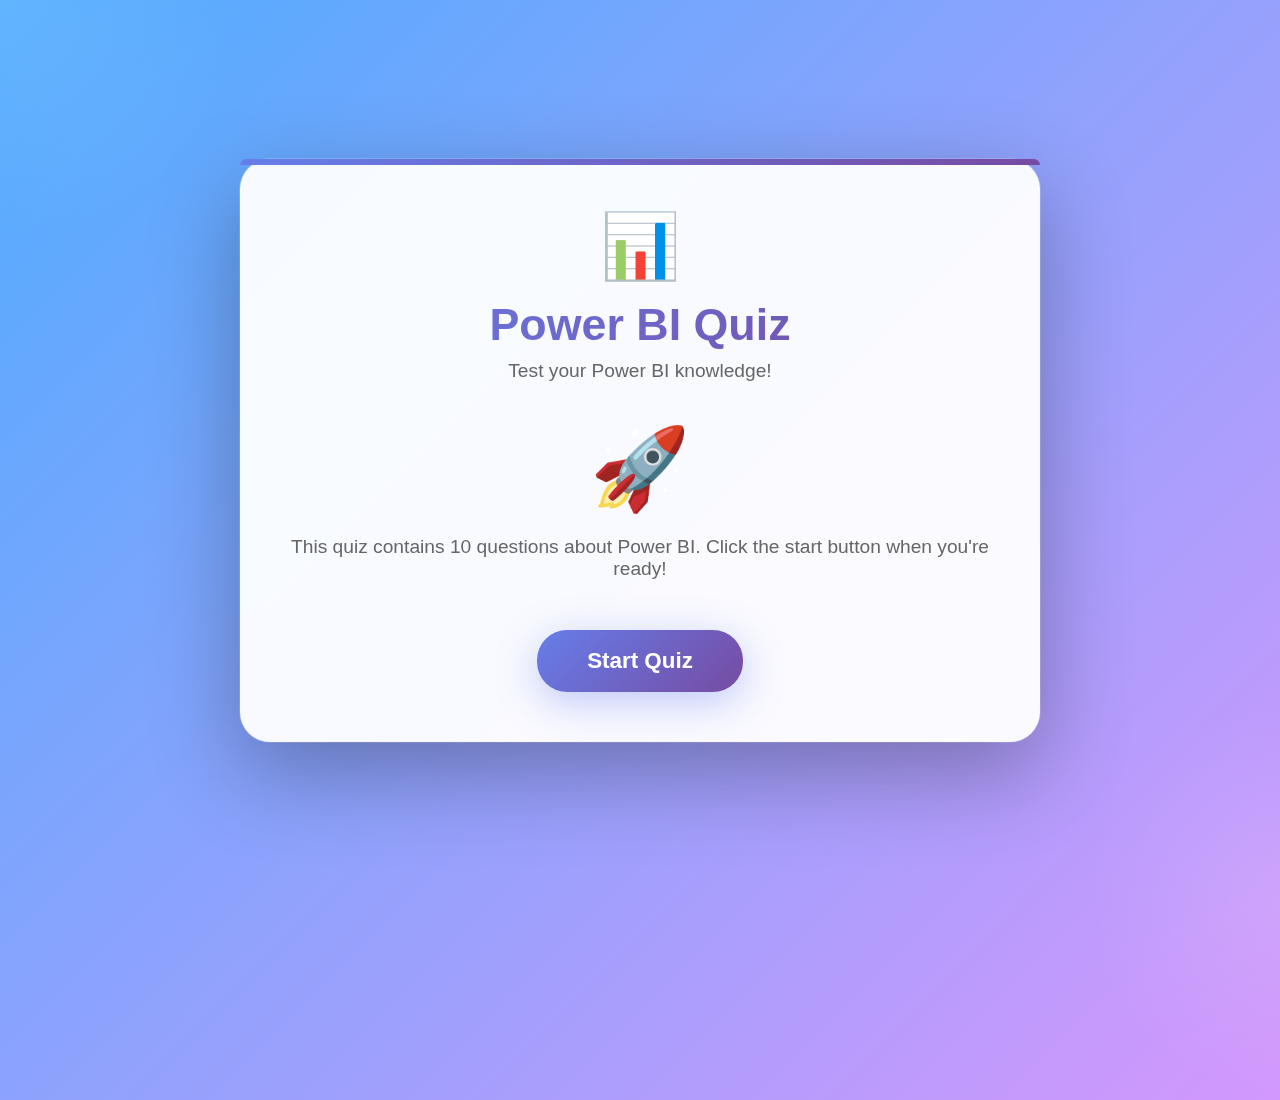
<file: bi_quiz.html>
<!DOCTYPE html>
<html lang="en">
<head>
    <meta charset="UTF-8">
    <meta name="viewport" content="width=device-width, initial-scale=1.0">
    <title>Power BI Quiz</title>
    <style>
        * {
            margin: 0;
            padding: 0;
            box-sizing: border-box;
        }

        @keyframes gradientShift {
            0% { background-position: 0% 50%; }
            50% { background-position: 100% 50%; }
            100% { background-position: 0% 50%; }
        }

        @keyframes float {
            0%, 100% { transform: translateY(0px); }
            50% { transform: translateY(-20px); }
        }

        @keyframes pulse {
            0%, 100% { transform: scale(1); }
            50% { transform: scale(1.05); }
        }

        @keyframes fadeIn {
            from { opacity: 0; transform: translateY(20px); }
            to { opacity: 1; transform: translateY(0); }
        }

        body {
            font-family: 'Segoe UI', Tahoma, Geneva, Verdana, sans-serif;
            background: linear-gradient(-45deg, #667eea, #764ba2, #f093fb, #4facfe);
            background-size: 400% 400%;
            animation: gradientShift 15s ease infinite;
            min-height: 100vh;
            display: flex;
            justify-content: center;
            align-items: center;
            padding: 20px;
            position: relative;
            overflow: hidden;
        }

        body::before {
            content: '';
            position: absolute;
            width: 500px;
            height: 500px;
            background: radial-gradient(circle, rgba(255,255,255,0.1) 0%, transparent 70%);
            border-radius: 50%;
            top: -250px;
            left: -250px;
            animation: float 8s ease-in-out infinite;
        }

        body::after {
            content: '';
            position: absolute;
            width: 400px;
            height: 400px;
            background: radial-gradient(circle, rgba(255,255,255,0.1) 0%, transparent 70%);
            border-radius: 50%;
            bottom: -200px;
            right: -200px;
            animation: float 10s ease-in-out infinite;
        }

        .container {
            background: rgba(255, 255, 255, 0.95);
            border-radius: 30px;
            box-shadow: 0 30px 90px rgba(0, 0, 0, 0.3), 0 0 0 1px rgba(255, 255, 255, 0.2);
            max-width: 800px;
            width: 100%;
            padding: 50px;
            position: relative;
            z-index: 1;
            backdrop-filter: blur(10px);
            animation: fadeIn 0.6s ease;
        }

        .container::before {
            content: '';
            position: absolute;
            top: 0;
            left: 0;
            right: 0;
            height: 6px;
            background: linear-gradient(90deg, #667eea, #764ba2, #f093fb, #4facfe);
            background-size: 300% 100%;
            animation: gradientShift 3s ease infinite;
            border-radius: 30px 30px 0 0;
        }

        .header {
            text-align: center;
            margin-bottom: 40px;
            position: relative;
        }

        .header::before {
            content: '📊';
            font-size: 4em;
            display: block;
            margin-bottom: 15px;
            animation: pulse 2s ease infinite;
        }

        .header h1 {
            color: #333;
            font-size: 2.8em;
            margin-bottom: 10px;
            background: linear-gradient(135deg, #667eea, #764ba2);
            -webkit-background-clip: text;
            -webkit-text-fill-color: transparent;
            background-clip: text;
        }

        .header p {
            color: #666;
            font-size: 1.2em;
        }

        .quiz-section {
            display: none;
        }

        .quiz-section.active {
            display: block;
        }

        .question-container {
            margin-bottom: 30px;
        }

        .question {
            font-size: 1.4em;
            color: #333;
            margin-bottom: 25px;
            font-weight: 600;
            position: relative;
            padding-left: 40px;
        }

        .question::before {
            content: '❓';
            position: absolute;
            left: 0;
            font-size: 1.2em;
        }

        .options {
            display: flex;
            flex-direction: column;
            gap: 15px;
        }

        .option {
            background: linear-gradient(135deg, #f8f9fa 0%, #e9ecef 100%);
            border: 3px solid #e9ecef;
            border-radius: 15px;
            padding: 18px 25px;
            cursor: pointer;
            transition: all 0.4s cubic-bezier(0.68, -0.55, 0.265, 1.55);
            font-size: 1.05em;
            position: relative;
            overflow: hidden;
        }

        .option::before {
            content: '';
            position: absolute;
            top: 0;
            left: -100%;
            width: 100%;
            height: 100%;
            background: linear-gradient(90deg, transparent, rgba(255,255,255,0.3), transparent);
            transition: left 0.5s;
        }

        .option:hover::before {
            left: 100%;
        }

        .option:hover {
            background: linear-gradient(135deg, #667eea 0%, #764ba2 100%);
            color: white;
            border-color: #667eea;
            transform: translateX(10px) scale(1.02);
            box-shadow: 0 10px 30px rgba(102, 126, 234, 0.3);
        }

        .option.selected {
            background: linear-gradient(135deg, #667eea 0%, #764ba2 100%);
            color: white;
            border-color: #667eea;
            transform: scale(1.02);
            box-shadow: 0 10px 30px rgba(102, 126, 234, 0.4);
        }

        .option.selected::after {
            content: '✓';
            position: absolute;
            right: 20px;
            top: 50%;
            transform: translateY(-50%);
            font-size: 1.5em;
            font-weight: bold;
        }

        .option.correct {
            background: linear-gradient(135deg, #28a745 0%, #20c997 100%);
            color: white;
            border-color: #28a745;
            animation: pulse 0.6s ease;
        }

        .option.correct::after {
            content: '✓';
            position: absolute;
            right: 20px;
            top: 50%;
            transform: translateY(-50%);
            font-size: 1.5em;
            font-weight: bold;
        }

        .option.incorrect {
            background: linear-gradient(135deg, #dc3545 0%, #c82333 100%);
            color: white;
            border-color: #dc3545;
        }

        .option.incorrect::after {
            content: '✗';
            position: absolute;
            right: 20px;
            top: 50%;
            transform: translateY(-50%);
            font-size: 1.5em;
            font-weight: bold;
        }

        .button-container {
            display: flex;
            justify-content: space-between;
            margin-top: 30px;
        }

        button {
            background: linear-gradient(135deg, #667eea 0%, #764ba2 100%);
            color: white;
            border: none;
            padding: 14px 35px;
            border-radius: 25px;
            font-size: 1.1em;
            cursor: pointer;
            transition: all 0.4s ease;
            position: relative;
            overflow: hidden;
            font-weight: 600;
            box-shadow: 0 5px 20px rgba(102, 126, 234, 0.3);
        }

        button::before {
            content: '';
            position: absolute;
            top: 50%;
            left: 50%;
            width: 0;
            height: 0;
            border-radius: 50%;
            background: rgba(255, 255, 255, 0.3);
            transform: translate(-50%, -50%);
            transition: width 0.6s, height 0.6s;
        }

        button:hover::before {
            width: 300px;
            height: 300px;
        }

        button:hover {
            transform: translateY(-3px);
            box-shadow: 0 10px 35px rgba(102, 126, 234, 0.5);
        }

        button:active {
            transform: translateY(-1px);
        }

        button:disabled {
            background: linear-gradient(135deg, #ccc 0%, #999 100%);
            cursor: not-allowed;
            transform: none;
            box-shadow: none;
        }

        .progress-bar {
            width: 100%;
            height: 12px;
            background: #e9ecef;
            border-radius: 20px;
            margin-bottom: 35px;
            overflow: hidden;
            box-shadow: inset 0 2px 4px rgba(0,0,0,0.1);
            position: relative;
        }

        .progress-bar::before {
            content: '';
            position: absolute;
            top: 0;
            left: 0;
            right: 0;
            height: 100%;
            background: linear-gradient(90deg, transparent, rgba(255,255,255,0.3), transparent);
            animation: shimmer 2s infinite;
        }

        @keyframes shimmer {
            0% { transform: translateX(-100%); }
            100% { transform: translateX(100%); }
        }

        .progress {
            height: 100%;
            background: linear-gradient(90deg, #667eea, #764ba2, #f093fb);
            background-size: 200% 100%;
            animation: gradientShift 3s ease infinite;
            transition: width 0.5s cubic-bezier(0.68, -0.55, 0.265, 1.55);
            box-shadow: 0 0 10px rgba(102, 126, 234, 0.5);
        }

        .result-section {
            text-align: center;
            animation: fadeIn 0.8s ease;
        }

        .result-section h2 {
            font-size: 2.5em;
            background: linear-gradient(135deg, #667eea, #764ba2);
            -webkit-background-clip: text;
            -webkit-text-fill-color: transparent;
            background-clip: text;
            margin-bottom: 20px;
        }

        .score {
            font-size: 4em;
            background: linear-gradient(135deg, #667eea, #764ba2, #f093fb);
            -webkit-background-clip: text;
            -webkit-text-fill-color: transparent;
            background-clip: text;
            font-weight: bold;
            margin: 30px 0;
            animation: pulse 2s ease infinite;
            position: relative;
        }

        .score::before {
            content: '🏆';
            display: block;
            font-size: 0.8em;
            margin-bottom: 10px;
            animation: float 3s ease-in-out infinite;
        }

        .result-message {
            font-size: 1.3em;
            color: #333;
            margin-bottom: 30px;
        }

        .start-section {
            text-align: center;
            animation: fadeIn 0.8s ease;
        }

        .start-section::before {
            content: '🚀';
            font-size: 5em;
            display: block;
            margin-bottom: 20px;
            animation: float 3s ease-in-out infinite;
        }

        .start-button {
            background: linear-gradient(135deg, #667eea 0%, #764ba2 100%);
            color: white;
            border: none;
            padding: 18px 50px;
            border-radius: 30px;
            font-size: 1.4em;
            cursor: pointer;
            transition: all 0.4s ease;
            margin-top: 30px;
            font-weight: 600;
            box-shadow: 0 10px 40px rgba(102, 126, 234, 0.4);
            position: relative;
            overflow: hidden;
        }

        .start-button::before {
            content: '';
            position: absolute;
            top: 50%;
            left: 50%;
            width: 0;
            height: 0;
            border-radius: 50%;
            background: rgba(255, 255, 255, 0.3);
            transform: translate(-50%, -50%);
            transition: width 0.6s, height 0.6s;
        }

        .start-button:hover::before {
            width: 400px;
            height: 400px;
        }

        .start-button:hover {
            transform: scale(1.08) translateY(-3px);
            box-shadow: 0 15px 50px rgba(102, 126, 234, 0.6);
        }
    </style>
</head>
<body>
    <div class="container">
        <div class="header">
            <h1>Power BI Quiz</h1>
            <p>Test your Power BI knowledge!</p>
        </div>

        <div id="startSection" class="quiz-section active start-section">
            <p style="font-size: 1.2em; color: #666; margin-bottom: 20px;">
                This quiz contains 10 questions about Power BI. Click the start button when you're ready!
            </p>
            <button class="start-button" onclick="startQuiz()">Start Quiz</button>
        </div>

        <div id="quizSection" class="quiz-section">
            <div class="progress-bar">
                <div class="progress" id="progressBar"></div>
            </div>
            <div id="questionContainer"></div>
            <div class="button-container">
                <button onclick="previousQuestion()" id="prevBtn">Previous</button>
                <button onclick="nextQuestion()" id="nextBtn">Next</button>
            </div>
        </div>

        <div id="resultSection" class="quiz-section result-section">
            <h2>Quiz Complete!</h2>
            <div class="score" id="scoreDisplay"></div>
            <p class="result-message" id="resultMessage"></p>
            <button onclick="restartQuiz()">Restart Quiz</button>
        </div>
    </div>

    <script>
        const questions = [
            {
                question: "What is Power BI primarily used for?",
                options: ["Data visualization and business intelligence", "Video editing", "Project management", "Email marketing"],
                correct: 0
            },
            {
                question: "Which component is used to create reports in Power BI?",
                options: ["Power BI Service", "Power BI Desktop", "Power BI Mobile", "Power Query"],
                correct: 1
            },
            {
                question: "What does DAX stand for?",
                options: ["Data Analysis Extensions", "Data Analytics X-ray", "Data Analysis Expressions", "Digital Analysis Expert"],
                correct: 2
            },
            {
                question: "Which of these is NOT a valid Power BI visualization?",
                options: ["Bar chart", "Pie chart", "Scatter plot", "Hologram chart"],
                correct: 3
            },
            {
                question: "What is the maximum file size for a Power BI Desktop file (.pbix)?",
                options: ["500 MB", "1 GB", "2 GB", "No limit"],
                correct: 1
            },
            {
                question: "Which feature allows you to create calculated columns and measures?",
                options: ["Power Query", "DAX", "M Language", "SQL"],
                correct: 1
            },
            {
                question: "What is Power Query used for?",
                options: ["Creating visualizations", "Data transformation and preparation", "Publishing reports", "Managing security"],
                correct: 1
            },
            {
                question: "Which of these can be a data source for Power BI?",
                options: ["Excel", "SQL Server", "Web APIs", "All of the above"],
                correct: 3
            },
            {
                question: "What is a Power BI Gateway used for?",
                options: ["Creating reports", "Connecting cloud service to on-premises data", "Sharing dashboards", "Writing DAX formulas"],
                correct: 1
            },
            {
                question: "Which relationship cardinality is most common in Power BI?",
                options: ["One-to-One", "Many-to-Many", "One-to-Many", "None"],
                correct: 2
            }
        ];

        let currentQuestion = 0;
        let userAnswers = [];
        let score = 0;

        function startQuiz() {
            document.getElementById('startSection').classList.remove('active');
            document.getElementById('quizSection').classList.add('active');
            loadQuestion();
        }

        function loadQuestion() {
            const q = questions[currentQuestion];
            const container = document.getElementById('questionContainer');
            
            let html = `
                <div class="question-container">
                    <div class="question">Question ${currentQuestion + 1} of ${questions.length}</div>
                    <div class="question">${q.question}</div>
                    <div class="options">
            `;

            q.options.forEach((option, index) => {
                const selected = userAnswers[currentQuestion] === index ? 'selected' : '';
                html += `
                    <div class="option ${selected}" onclick="selectAnswer(${index})">
                        ${option}
                    </div>
                `;
            });

            html += `</div></div>`;
            container.innerHTML = html;

            updateProgress();
            updateButtons();
        }

        function selectAnswer(index) {
            userAnswers[currentQuestion] = index;
            loadQuestion();
        }

        function updateProgress() {
            const progress = ((currentQuestion + 1) / questions.length) * 100;
            document.getElementById('progressBar').style.width = progress + '%';
        }

        function updateButtons() {
            document.getElementById('prevBtn').disabled = currentQuestion === 0;
            const nextBtn = document.getElementById('nextBtn');
            
            if (currentQuestion === questions.length - 1) {
                nextBtn.textContent = 'Submit';
            } else {
                nextBtn.textContent = 'Next';
            }
        }

        function nextQuestion() {
            if (currentQuestion < questions.length - 1) {
                currentQuestion++;
                loadQuestion();
            } else {
                calculateScore();
                showResults();
            }
        }

        function previousQuestion() {
            if (currentQuestion > 0) {
                currentQuestion--;
                loadQuestion();
            }
        }

        function calculateScore() {
            score = 0;
            userAnswers.forEach((answer, index) => {
                if (answer === questions[index].correct) {
                    score++;
                }
            });
        }

        function showResults() {
            document.getElementById('quizSection').classList.remove('active');
            document.getElementById('resultSection').classList.add('active');
            
            const percentage = (score / questions.length) * 100;
            document.getElementById('scoreDisplay').textContent = `${score} / ${questions.length}`;
            
            let message = '';
            if (percentage >= 80) {
                message = 'Excellent! You have a great understanding of Power BI!';
            } else if (percentage >= 60) {
                message = 'Good job! You have a solid grasp of Power BI basics.';
            } else if (percentage >= 40) {
                message = 'Not bad! Keep learning to improve your Power BI skills.';
            } else {
                message = 'Keep practicing! There\'s room for improvement.';
            }
            
            document.getElementById('resultMessage').textContent = message;
        }

        function restartQuiz() {
            currentQuestion = 0;
            userAnswers = [];
            score = 0;
            document.getElementById('resultSection').classList.remove('active');
            document.getElementById('startSection').classList.add('active');
        }
    </script>
</body>
</html>
</file>
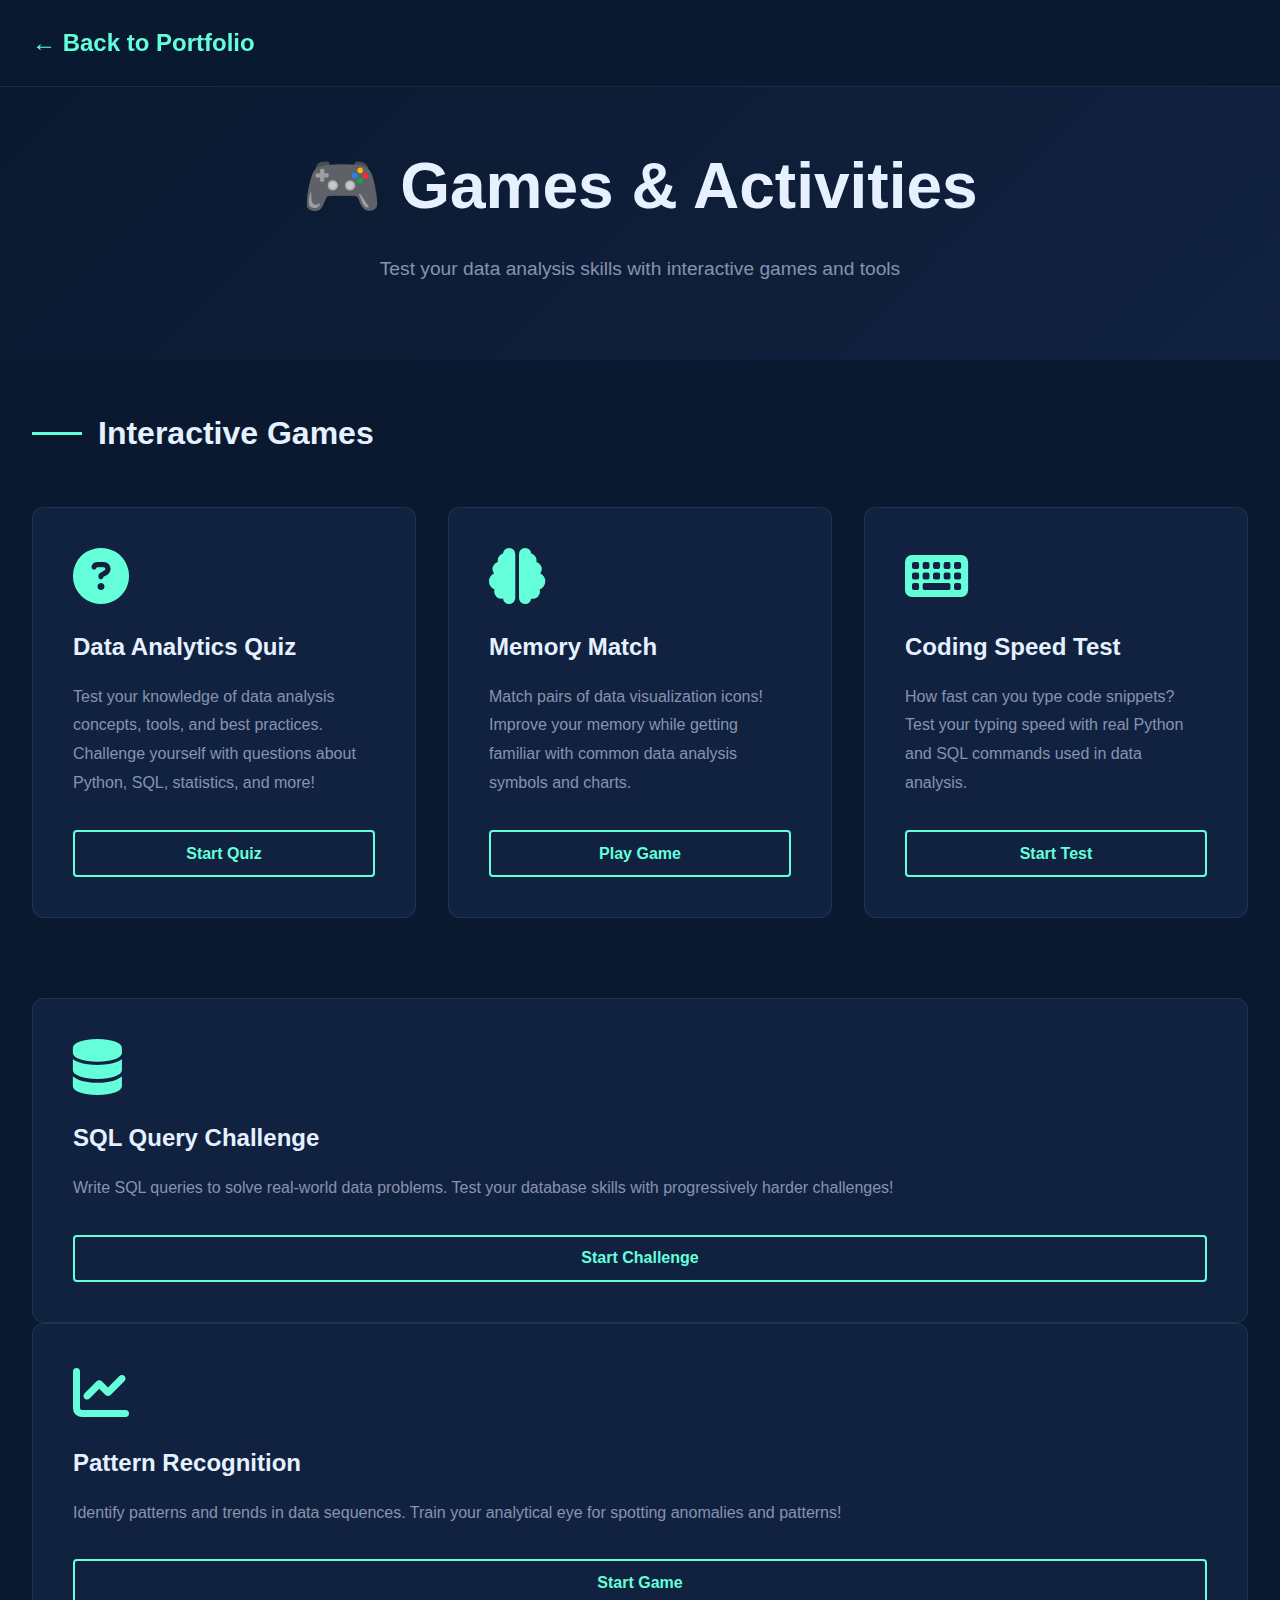
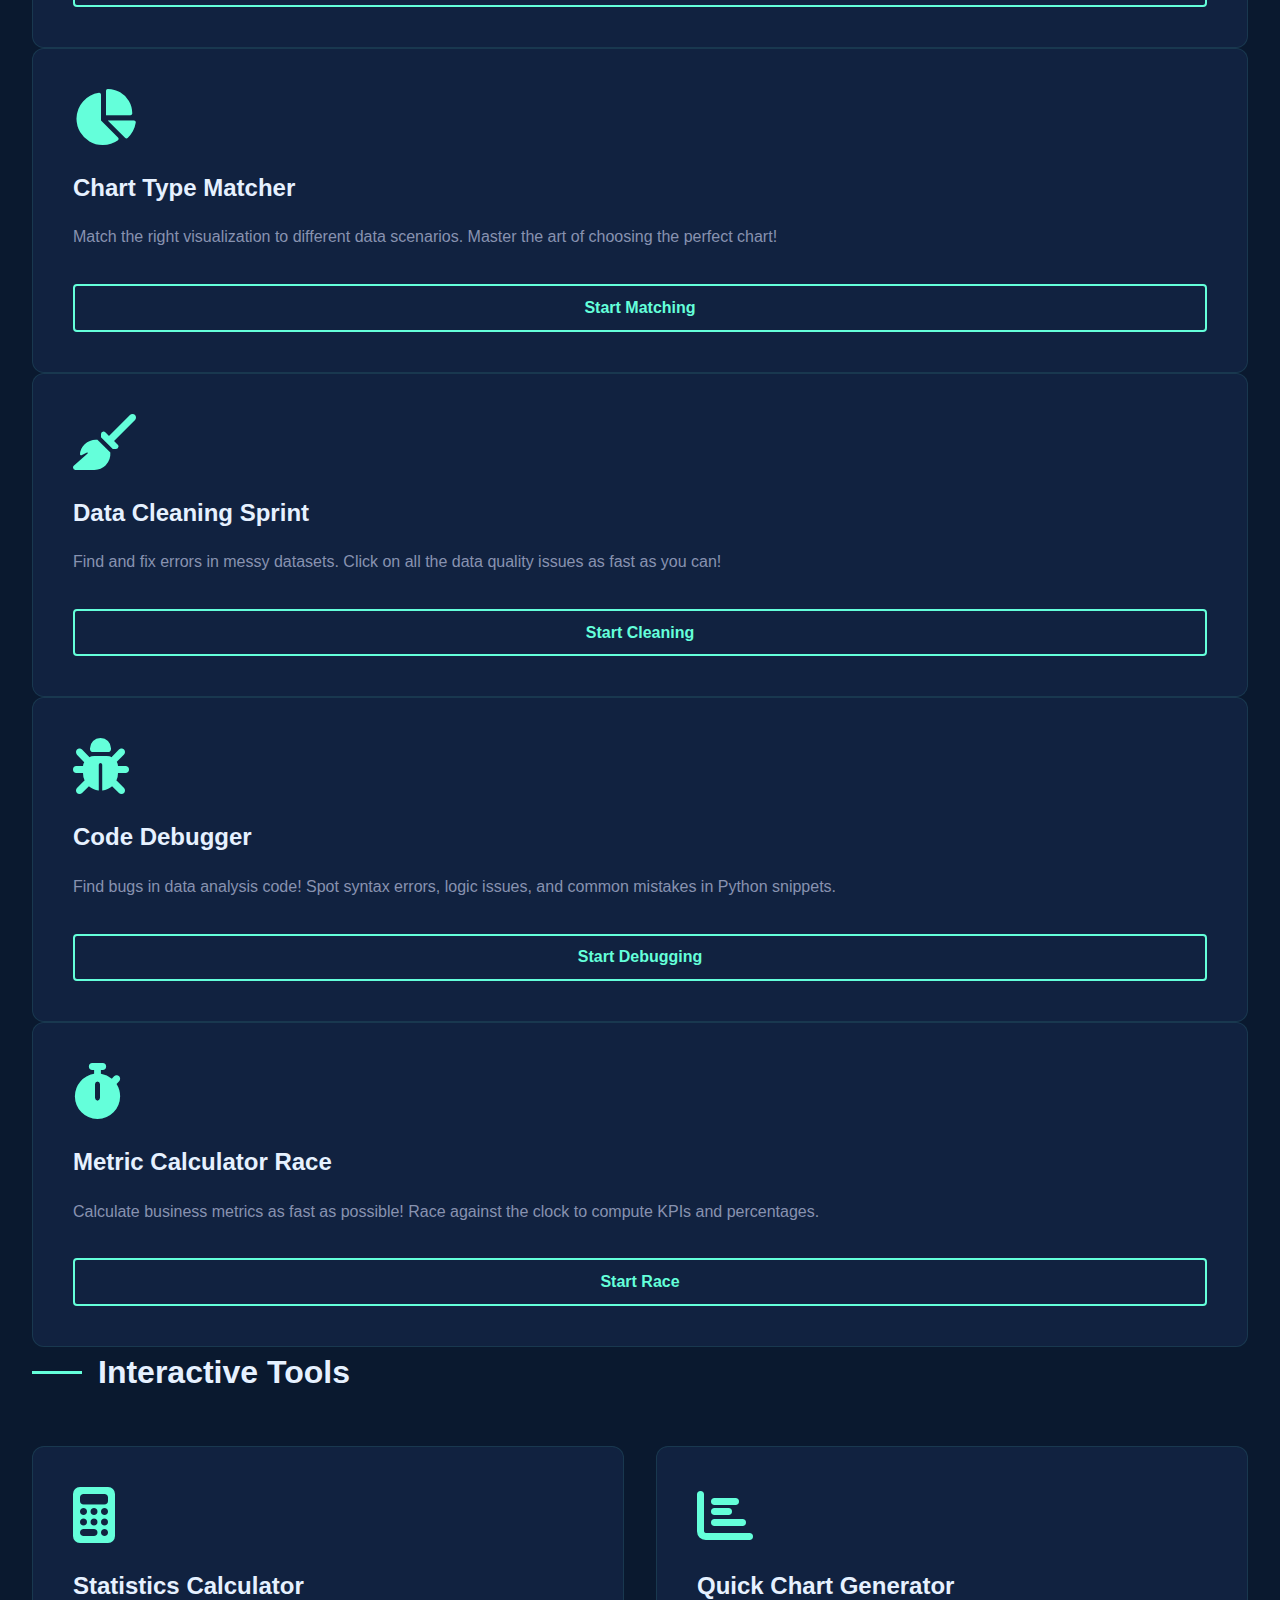
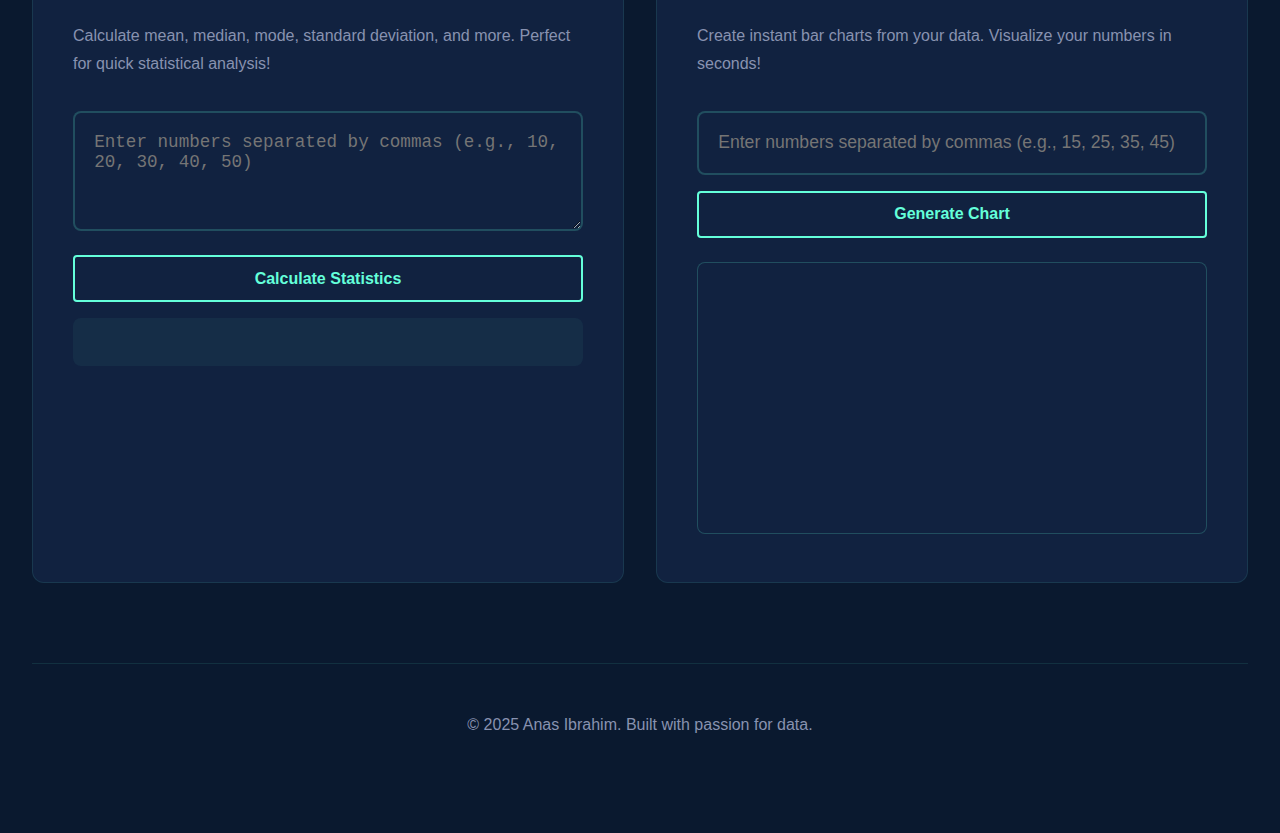
<file: games.html>
<!DOCTYPE html>
<html lang="en">
<head>
    <meta charset="UTF-8">
    <meta name="viewport" content="width=device-width, initial-scale=1.0">
    <title>Games & Activities - Anas Ibrahim</title>
    <link rel="stylesheet" href="https://cdnjs.cloudflare.com/ajax/libs/font-awesome/6.4.0/css/all.min.css">
    <style>
        :root {
            --primary: #0a192f;
            --secondary: #112240;
            --accent: #64ffda;
            --accent-dim: #4dd8ba;
            --text-primary: #ccd6f6;
            --text-secondary: #8892b0;
            --white: #e6f1ff;
            --transition: all 0.3s cubic-bezier(0.645, 0.045, 0.355, 1);
        }
        
        * {
            margin: 0;
            padding: 0;
            box-sizing: border-box;
        }
        
        body {
            font-family: 'Inter', -apple-system, BlinkMacSystemFont, 'Segoe UI', Roboto, sans-serif;
            background: var(--primary);
            color: var(--text-primary);
            line-height: 1.6;
            overflow-x: hidden;
        }
        
        /* Navigation */
        nav {
            position: fixed;
            top: 0;
            width: 100%;
            background: rgba(10, 25, 47, 0.95);
            backdrop-filter: blur(10px);
            padding: 1.5rem 0;
            z-index: 1000;
            border-bottom: 1px solid rgba(100, 255, 218, 0.1);
        }
        
        .nav-container {
            max-width: 1400px;
            margin: 0 auto;
            padding: 0 2rem;
            display: flex;
            justify-content: space-between;
            align-items: center;
        }
        
        .logo {
            font-size: 1.5rem;
            font-weight: 700;
            color: var(--accent);
            text-decoration: none;
        }
        
        .nav-links {
            display: flex;
            gap: 2rem;
            list-style: none;
        }
        
        .nav-links a {
            color: var(--text-secondary);
            text-decoration: none;
            font-size: 0.9rem;
            transition: var(--transition);
        }
        
        .nav-links a:hover {
            color: var(--accent);
        }
        
        /* Hero Section */
        .hero {
            min-height: 40vh;
            display: flex;
            align-items: center;
            justify-content: center;
            padding: 120px 2rem 60px;
            position: relative;
            overflow: hidden;
            background: linear-gradient(135deg, var(--primary), var(--secondary));
        }
        
        .hero h1 {
            font-size: clamp(2.5rem, 5vw, 4rem);
            color: var(--white);
            text-align: center;
            margin-bottom: 1rem;
        }
        
        .hero p {
            color: var(--text-secondary);
            text-align: center;
            font-size: 1.2rem;
        }
        
        /* Container */
        .container {
            max-width: 1400px;
            margin: 0 auto;
            padding: 3rem 2rem;
        }
        
        /* Section Styles */
        .section {
            margin-bottom: 5rem;
        }
        
        .section-header {
            display: flex;
            align-items: center;
            gap: 1rem;
            margin-bottom: 3rem;
        }
        
        .section-header h2 {
            font-size: 2rem;
            color: var(--white);
        }
        
        .section-header::before {
            content: '';
            width: 50px;
            height: 3px;
            background: var(--accent);
        }
        
        /* Games Grid */
        .games-grid {
            display: grid;
            grid-template-columns: repeat(auto-fit, minmax(350px, 1fr));
            gap: 2rem;
        }
        
        /* Game Card Styles */
        .game-card {
            background: var(--secondary);
            padding: 2.5rem;
            border-radius: 12px;
            border: 1px solid rgba(100, 255, 218, 0.1);
            transition: var(--transition);
            position: relative;
            overflow: hidden;
        }
        
        .game-card::before {
            content: '';
            position: absolute;
            top: 0;
            left: -100%;
            width: 100%;
            height: 100%;
            background: linear-gradient(90deg, transparent, rgba(100, 255, 218, 0.05), transparent);
            transition: left 0.5s;
        }
        
        .game-card:hover::before {
            left: 100%;
        }
        
        .game-card:hover {
            border-color: var(--accent);
            transform: translateY(-10px);
            box-shadow: 0 10px 40px rgba(100, 255, 218, 0.2);
        }
        
        .game-icon {
            font-size: 3.5rem;
            color: var(--accent);
            margin-bottom: 1.5rem;
            display: block;
        }
        
        .game-card h3 {
            color: var(--white);
            margin-bottom: 1rem;
            font-size: 1.5rem;
        }
        
        .game-card p {
            color: var(--text-secondary);
            margin-bottom: 2rem;
            line-height: 1.8;
        }
        
        .game-btn {
            background: transparent;
            border: 2px solid var(--accent);
            color: var(--accent);
            padding: 0.8rem 2rem;
            border-radius: 4px;
            cursor: pointer;
            transition: var(--transition);
            font-size: 1rem;
            font-weight: 600;
            width: 100%;
        }
        
        .game-btn:hover {
            background: rgba(100, 255, 218, 0.1);
            transform: scale(1.02);
            box-shadow: 0 0 20px rgba(100, 255, 218, 0.3);
        }
        
        .game-btn:active {
            transform: scale(0.98);
        }
        
        /* Game Area Styles */
        .game-area {
            margin-top: 2rem;
            padding: 2rem;
            background: rgba(10, 25, 47, 0.5);
            border-radius: 8px;
            border: 1px solid rgba(100, 255, 218, 0.2);
        }
        
        /* Quiz Styles */
        .quiz-container {
            text-align: left;
        }
        
        .question-text {
            color: var(--white);
            font-size: 1.2rem;
            margin-bottom: 2rem;
            padding: 1.5rem;
            background: rgba(100, 255, 218, 0.05);
            border-radius: 8px;
            border-left: 4px solid var(--accent);
        }
        
        .quiz-option {
            background: var(--secondary);
            padding: 1.2rem;
            margin: 1rem 0;
            border-radius: 8px;
            cursor: pointer;
            border: 2px solid rgba(100, 255, 218, 0.2);
            transition: var(--transition);
            color: var(--text-primary);
        }
        
        .quiz-option:hover {
            background: rgba(100, 255, 218, 0.1);
            border-color: var(--accent);
            transform: translateX(10px);
        }
        
        .quiz-option.correct {
            background: rgba(0, 255, 0, 0.2);
            border-color: #00ff00;
            animation: correctPulse 0.5s;
        }
        
        .quiz-option.wrong {
            background: rgba(255, 0, 0, 0.2);
            border-color: #ff0000;
            animation: shake 0.5s;
        }
        
        @keyframes correctPulse {
            0%, 100% { transform: scale(1); }
            50% { transform: scale(1.05); }
        }
        
        @keyframes shake {
            0%, 100% { transform: translateX(0); }
            25% { transform: translateX(-10px); }
            75% { transform: translateX(10px); }
        }
        
        .score-display {
            font-size: 1.5rem;
            color: var(--accent);
            text-align: center;
            padding: 1.5rem;
            background: rgba(100, 255, 218, 0.1);
            border-radius: 8px;
            margin-top: 1rem;
            font-weight: 700;
        }
        
        /* Memory Game Styles */
        .memory-grid {
            display: grid;
            grid-template-columns: repeat(4, 1fr);
            gap: 1rem;
            margin-top: 2rem;
        }
        
        .memory-card {
            aspect-ratio: 1;
            background: var(--secondary);
            border: 2px solid rgba(100, 255, 218, 0.2);
            border-radius: 12px;
            display: flex;
            align-items: center;
            justify-content: center;
            font-size: 2.5rem;
            cursor: pointer;
            transition: var(--transition);
            transform-style: preserve-3d;
        }
        
        .memory-card:hover {
            transform: scale(1.05);
            border-color: var(--accent);
            box-shadow: 0 0 20px rgba(100, 255, 218, 0.3);
        }
        
        .memory-card.flipped {
            background: rgba(100, 255, 218, 0.2);
            transform: rotateY(180deg);
        }
        
        .memory-card.matched {
            background: rgba(0, 255, 0, 0.2);
            border-color: #00ff00;
            animation: matchBounce 0.6s;
        }
        
        @keyframes matchBounce {
            0%, 100% { transform: scale(1); }
            50% { transform: scale(1.2); }
        }
        
        /* Typing Test Styles */
        .typing-display {
            background: rgba(100, 255, 218, 0.05);
            padding: 2rem;
            border-radius: 8px;
            margin-bottom: 1.5rem;
            font-family: 'Courier New', monospace;
            font-size: 1.2rem;
            color: var(--text-secondary);
            border-left: 4px solid var(--accent);
        }
        
        .typing-input {
            width: 100%;
            padding: 1.2rem;
            background: var(--secondary);
            border: 2px solid rgba(100, 255, 218, 0.2);
            border-radius: 8px;
            color: var(--text-primary);
            font-family: 'Courier New', monospace;
            font-size: 1.1rem;
        }
        
        .typing-input:focus {
            outline: none;
            border-color: var(--accent);
            box-shadow: 0 0 20px rgba(100, 255, 218, 0.2);
        }
        
        .typing-stats {
            margin-top: 1.5rem;
            padding: 1.5rem;
            background: rgba(100, 255, 218, 0.1);
            border-radius: 8px;
            display: grid;
            grid-template-columns: repeat(auto-fit, minmax(150px, 1fr));
            gap: 1rem;
        }
        
        .stat-item {
            text-align: center;
        }
        
        .stat-value {
            font-size: 2rem;
            color: var(--accent);
            font-weight: 700;
        }
        
        .stat-label {
            color: var(--text-secondary);
            font-size: 0.9rem;
        }
        
        /* Calculator Styles */
        .calc-input {
            width: 100%;
            min-height: 120px;
            padding: 1.2rem;
            background: var(--secondary);
            border: 2px solid rgba(100, 255, 218, 0.2);
            border-radius: 8px;
            color: var(--text-primary);
            font-family: 'Courier New', monospace;
            font-size: 1.1rem;
            resize: vertical;
            margin-bottom: 1rem;
        }
        
        .calc-input:focus {
            outline: none;
            border-color: var(--accent);
        }
        
        .calc-results {
            background: rgba(100, 255, 218, 0.05);
            padding: 1.5rem;
            border-radius: 8px;
            margin-top: 1rem;
        }
        
        .calc-results div {
            padding: 0.8rem 0;
            border-bottom: 1px solid rgba(100, 255, 218, 0.1);
            display: flex;
            justify-content: space-between;
        }
        
        .calc-results div:last-child {
            border-bottom: none;
        }
        
        .calc-results strong {
            color: var(--accent);
        }
        
        /* Chart Styles */
        .chart-input {
            width: 100%;
            padding: 1.2rem;
            background: var(--secondary);
            border: 2px solid rgba(100, 255, 218, 0.2);
            border-radius: 8px;
            color: var(--text-primary);
            font-size: 1.1rem;
            margin-bottom: 1rem;
        }
        
        .chart-input:focus {
            outline: none;
            border-color: var(--accent);
        }
        
        .chart-canvas {
            width: 100%;
            margin-top: 1.5rem;
            background: var(--secondary);
            border-radius: 8px;
            border: 1px solid rgba(100, 255, 218, 0.2);
            padding: 1rem;
        }
        
        /* Resources Section */
        .resources-grid {
            display: grid;
            grid-template-columns: repeat(auto-fit, minmax(300px, 1fr));
            gap: 2rem;
        }
        
        .resource-card {
            background: var(--secondary);
            border-radius: 12px;
            overflow: hidden;
            border: 1px solid rgba(100, 255, 218, 0.1);
            transition: var(--transition);
        }
        
        .resource-card:hover {
            transform: translateY(-5px);
            border-color: var(--accent);
        }
        
        .video-thumbnail {
            width: 100%;
            aspect-ratio: 16/9;
            background: var(--primary);
        }
        
        .resource-card iframe {
            width: 100%;
            height: 100%;
        }
        
        .resource-content {
            padding: 1.5rem;
        }
        
        .resource-content h4 {
            color: var(--white);
            margin-bottom: 0.5rem;
        }
        
        .resource-content p {
            color: var(--text-secondary);
            font-size: 0.9rem;
        }
        
        /* Links Grid */
        .links-grid {
            display: grid;
            grid-template-columns: repeat(auto-fit, minmax(250px, 1fr));
            gap: 1.5rem;
        }
        
        .resource-link {
            background: var(--secondary);
            padding: 2rem;
            border-radius: 12px;
            border: 1px solid rgba(100, 255, 218, 0.1);
            display: flex;
            align-items: center;
            gap: 1.5rem;
            text-decoration: none;
            transition: var(--transition);
        }
        
        .resource-link:hover {
            border-color: var(--accent);
            transform: translateX(10px);
            box-shadow: 0 5px 20px rgba(100, 255, 218, 0.2);
        }
        
        .resource-link i {
            font-size: 2.5rem;
            color: var(--accent);
        }
        
        .resource-link h4 {
            color: var(--white);
            margin-bottom: 0.3rem;
        }
        
        .resource-link p {
            color: var(--text-secondary);
            font-size: 0.9rem;
        }
        
        /* Footer */
        footer {
            padding: 3rem 2rem;
            text-align: center;
            border-top: 1px solid rgba(100, 255, 218, 0.1);
            margin-top: 5rem;
        }
        
        footer p {
            color: var(--text-secondary);
        }
        
        /* Responsive */
        @media (max-width: 768px) {
            .nav-links {
                display: none;
            }
            
            .games-grid {
                grid-template-columns: 1fr;
            }
            
            .memory-grid {
                grid-template-columns: repeat(3, 1fr);
            }
            
            .hero h1 {
                font-size: 2rem;
            }
            
            .typing-stats {
                grid-template-columns: 1fr;
            }
        }

        /* Additional styles for new games */
.sql-input {
    width: 100%;
    min-height: 100px;
    padding: 1rem;
    background: var(--secondary);
    border: 2px solid rgba(100, 255, 218, 0.2);
    border-radius: 8px;
    color: var(--text-primary);
    font-family: 'Courier New', monospace;
    font-size: 1rem;
    resize: vertical;
}

.sql-input:focus {
    outline: none;
    border-color: var(--accent);
}

.sql-challenge {
    background: rgba(100, 255, 218, 0.05);
    padding: 1.5rem;
    border-radius: 8px;
    margin-bottom: 1.5rem;
    border-left: 4px solid var(--accent);
    color: var(--white);
}

.result-box {
    margin-top: 1rem;
    padding: 1rem;
    border-radius: 8px;
    font-weight: 600;
}

.result-box.correct {
    background: rgba(0, 255, 0, 0.2);
    border: 2px solid #00ff00;
    color: #00ff00;
}

.result-box.incorrect {
    background: rgba(255, 0, 0, 0.2);
    border: 2px solid #ff0000;
    color: #ff0000;
}

.pattern-grid {
    display: grid;
    grid-template-columns: repeat(5, 1fr);
    gap: 1rem;
    margin: 1.5rem 0;
}

.pattern-cell {
    aspect-ratio: 1;
    background: var(--secondary);
    border: 2px solid rgba(100, 255, 218, 0.2);
    border-radius: 8px;
    display: flex;
    align-items: center;
    justify-content: center;
    font-size: 1.5rem;
    cursor: pointer;
    transition: var(--transition);
}

.pattern-cell:hover {
    transform: scale(1.1);
    border-color: var(--accent);
}

.pattern-cell.selected {
    background: rgba(100, 255, 218, 0.3);
    border-color: var(--accent);
}

.pattern-cell.correct {
    background: rgba(0, 255, 0, 0.3);
    border-color: #00ff00;
}

.pattern-cell.wrong {
    background: rgba(255, 0, 0, 0.3);
    border-color: #ff0000;
}

.chart-scenario {
    background: rgba(100, 255, 218, 0.05);
    padding: 1.5rem;
    border-radius: 8px;
    margin-bottom: 1.5rem;
    border-left: 4px solid var(--accent);
    color: var(--white);
}

.chart-options {
    display: grid;
    grid-template-columns: repeat(2, 1fr);
    gap: 1rem;
    margin-top: 1rem;
}

.chart-option {
    background: var(--secondary);
    padding: 1.5rem;
    border-radius: 8px;
    border: 2px solid rgba(100, 255, 218, 0.2);
    cursor: pointer;
    transition: var(--transition);
    text-align: center;
}

.chart-option:hover {
    border-color: var(--accent);
    transform: scale(1.05);
}

.chart-option i {
    font-size: 2rem;
    color: var(--accent);
    margin-bottom: 0.5rem;
    display: block;
}

.cleaning-table {
    width: 100%;
    border-collapse: collapse;
    margin: 1rem 0;
}

.cleaning-table td {
    padding: 0.8rem;
    border: 1px solid rgba(100, 255, 218, 0.2);
    cursor: pointer;
    transition: var(--transition);
    text-align: center;
}

.cleaning-table td:hover {
    background: rgba(100, 255, 218, 0.1);
}

.cleaning-table td.error {
    background: rgba(255, 100, 100, 0.2);
}

.cleaning-table td.found {
    background: rgba(0, 255, 0, 0.2);
    border-color: #00ff00;
}

.cleaning-table td.missed {
    background: rgba(255, 0, 0, 0.2);
    border-color: #ff0000;
}

    </style>
</head>
<body>
    <nav>
        <div class="nav-container">
            <a href="index.html" class="logo">← Back to Portfolio</a>
            
        </div>
    </nav>
    
    <section class="hero">
        <div>
            <h1>🎮 Games & Activities</h1>
            <p>Test your data analysis skills with interactive games and tools</p>
        </div>
    </section>
    
    <div class="container">
        <!-- Interactive Games Section -->
        <div class="section" id="games">
            <div class="section-header">
                <h2>Interactive Games</h2>
            </div>
            
            <div class="games-grid">
                <!-- Data Analytics Quiz -->
                <div class="game-card" id="quiz">
                    <i class="fas fa-question-circle game-icon"></i>
                    <h3>Data Analytics Quiz</h3>
                    <p>Test your knowledge of data analysis concepts, tools, and best practices. Challenge yourself with questions about Python, SQL, statistics, and more!</p>
                    <button class="game-btn" onclick="startQuiz()">Start Quiz</button>
                    <div id="quiz-area" class="game-area" style="display: none;">
                        <div class="quiz-container">
                            <div id="question-container"></div>
                            <div id="score-display" class="score-display"></div>
                        </div>
                    </div>
                </div>

                <!-- Memory Match Game -->
                <div class="game-card" id="memory">
                    <i class="fas fa-brain game-icon"></i>
                    <h3>Memory Match</h3>
                    <p>Match pairs of data visualization icons! Improve your memory while getting familiar with common data analysis symbols and charts.</p>
                    <button class="game-btn" onclick="startMemoryGame()">Play Game</button>
                    <div id="memory-game" class="game-area memory-grid" style="display: none;"></div>
                </div>

                <!-- Typing Speed Test -->
                <div class="game-card" id="typing">
                    <i class="fas fa-keyboard game-icon"></i>
                    <h3>Coding Speed Test</h3>
                    <p>How fast can you type code snippets? Test your typing speed with real Python and SQL commands used in data analysis.</p>
                    <button class="game-btn" onclick="startTypingTest()">Start Test</button>
                    <div id="typing-test" class="game-area" style="display: none;">
                        <div class="typing-display" id="typing-text"></div>
                        <input type="text" class="typing-input" id="typing-input" placeholder="Start typing when ready...">
                        <div id="typing-stats" class="typing-stats"></div>
                    </div>
                </div>
            </div>
        </div>

        <!-- SQL Query Builder Game -->
<div class="game-card">
    <i class="fas fa-database game-icon"></i>
    <h3>SQL Query Challenge</h3>
    <p>Write SQL queries to solve real-world data problems. Test your database skills with progressively harder challenges!</p>
    <button class="game-btn" onclick="startSQLGame()">Start Challenge</button>
    <div id="sql-game" class="game-area" style="display: none;">
        <div class="sql-challenge" id="sql-question"></div>
        <textarea class="sql-input" id="sql-answer" placeholder="Write your SQL query here..."></textarea>
        <button class="game-btn" onclick="checkSQL()" style="margin-top: 1rem;">Submit Query</button>
        <div id="sql-result"></div>
        <div class="score-display" id="sql-score"></div>
    </div>
</div>

<!-- Data Pattern Recognition -->
<div class="game-card">
    <i class="fas fa-chart-line game-icon"></i>
    <h3>Pattern Recognition</h3>
    <p>Identify patterns and trends in data sequences. Train your analytical eye for spotting anomalies and patterns!</p>
    <button class="game-btn" onclick="startPatternGame()">Start Game</button>
    <div id="pattern-game" class="game-area" style="display: none;">
        <div id="pattern-question" style="color: var(--white); margin-bottom: 1rem; font-size: 1.1rem;"></div>
        <div class="pattern-grid" id="pattern-grid"></div>
        <div class="score-display" id="pattern-score"></div>
    </div>
</div>

<!-- Chart Type Matcher -->
<div class="game-card">
    <i class="fas fa-chart-pie game-icon"></i>
    <h3>Chart Type Matcher</h3>
    <p>Match the right visualization to different data scenarios. Master the art of choosing the perfect chart!</p>
    <button class="game-btn" onclick="startChartMatcher()">Start Matching</button>
    <div id="chart-matcher" class="game-area" style="display: none;">
        <div class="chart-scenario" id="chart-scenario"></div>
        <div class="chart-options" id="chart-options"></div>
        <div class="score-display" id="chart-score"></div>
    </div>
</div>

<!-- Data Cleaning Challenge -->
<div class="game-card">
    <i class="fas fa-broom game-icon"></i>
    <h3>Data Cleaning Sprint</h3>
    <p>Find and fix errors in messy datasets. Click on all the data quality issues as fast as you can!</p>
    <button class="game-btn" onclick="startCleaningGame()">Start Cleaning</button>
    <div id="cleaning-game" class="game-area" style="display: none;">
        <div id="cleaning-instructions" style="color: var(--text-secondary); margin-bottom: 1rem;">
            Click on all cells with data quality issues (duplicates, nulls, formatting errors)
        </div>
        <div id="cleaning-grid" style="overflow-x: auto;"></div>
        <div class="score-display" id="cleaning-score"></div>
    </div>
</div>

<!-- Python Code Debugger -->
<div class="game-card">
    <i class="fas fa-bug game-icon"></i>
    <h3>Code Debugger</h3>
    <p>Find bugs in data analysis code! Spot syntax errors, logic issues, and common mistakes in Python snippets.</p>
    <button class="game-btn" onclick="startDebugGame()">Start Debugging</button>
    <div id="debug-game" class="game-area" style="display: none;">
        <div id="debug-question" style="margin-bottom: 1rem;"></div>
        <pre id="debug-code" style="background: rgba(100, 255, 218, 0.05); padding: 1.5rem; border-radius: 8px; overflow-x: auto; color: var(--text-primary); border-left: 4px solid var(--accent);"></pre>
        <textarea class="sql-input" id="debug-answer" placeholder="Describe what's wrong with this code..." style="min-height: 80px; margin-top: 1rem;"></textarea>
        <button class="game-btn" onclick="checkDebug()" style="margin-top: 1rem;">Submit Answer</button>
        <div id="debug-result"></div>
        <div class="score-display" id="debug-score"></div>
    </div>
</div>

<!-- Metric Calculator Race -->
<div class="game-card">
    <i class="fas fa-stopwatch game-icon"></i>
    <h3>Metric Calculator Race</h3>
    <p>Calculate business metrics as fast as possible! Race against the clock to compute KPIs and percentages.</p>
    <button class="game-btn" onclick="startMetricRace()">Start Race</button>
    <div id="metric-race" class="game-area" style="display: none;">
        <div id="metric-question" style="color: var(--white); font-size: 1.2rem; margin-bottom: 1.5rem; padding: 1.5rem; background: rgba(100, 255, 218, 0.05); border-radius: 8px;"></div>
        <input type="number" id="metric-answer" class="chart-input" placeholder="Enter your answer..." style="margin-bottom: 1rem;">
        <button class="game-btn" onclick="checkMetric()">Submit</button>
        <div id="metric-result"></div>
        <div class="typing-stats" id="metric-stats" style="margin-top: 1rem;"></div>
    </div>
</div>

        <!-- Interactive Tools Section -->
        <div class="section" id="tools">
            <div class="section-header">
                <h2>Interactive Tools</h2>
            </div>
            
            <div class="games-grid">
                <!-- Statistics Calculator -->
                <div class="game-card">
                    <i class="fas fa-calculator game-icon"></i>
                    <h3>Statistics Calculator</h3>
                    <p>Calculate mean, median, mode, standard deviation, and more. Perfect for quick statistical analysis!</p>
                    <textarea class="calc-input" id="calc-data" placeholder="Enter numbers separated by commas (e.g., 10, 20, 30, 40, 50)"></textarea>
                    <button class="game-btn" onclick="calculateStats()">Calculate Statistics</button>
                    <div id="stats-results" class="calc-results"></div>
                </div>

                <!-- Quick Chart Generator -->
                <div class="game-card">
                    <i class="fas fa-chart-bar game-icon"></i>
                    <h3>Quick Chart Generator</h3>
                    <p>Create instant bar charts from your data. Visualize your numbers in seconds!</p>
                    <input type="text" class="chart-input" id="chart-data" placeholder="Enter numbers separated by commas (e.g., 15, 25, 35, 45)">
                    <button class="game-btn" onclick="generateChart()">Generate Chart</button>
                    <canvas id="quick-chart" class="chart-canvas"></canvas>
                </div>
            </div>
        </div>

        
    
    <footer>
        <p>© 2025 Anas Ibrahim. Built with passion for data.</p>
    </footer>
    
    <script>
        // Quiz Game
        const quizQuestions = [
            {
                question: "What does SQL stand for?",
                options: ["Structured Query Language", "Simple Question Language", "Standard Query Logic", "System Query Language"],
                correct: 0
            },
            {
                question: "Which Python library is best for data manipulation?",
                options: ["NumPy", "Pandas", "Matplotlib", "Seaborn"],
                correct: 1
            },
            {
                question: "What is the most common data visualization tool?",
                options: ["Excel", "Tableau", "PowerPoint", "Word"],
                correct: 1
            },
            {
                question: "What does ETL stand for?",
                options: ["Extract, Transform, Load", "Execute, Test, Launch", "Export, Transfer, Link", "Evaluate, Track, Log"],
                correct: 0
            },
            {
                question: "Which statistical measure represents the middle value?",
                options: ["Mean", "Median", "Mode", "Range"],
                correct: 1
            },
            {
                question: "What is the purpose of data normalization?",
                options: ["Increase data size", "Scale data to a standard range", "Delete outliers", "Add more columns"],
                correct: 1
            },
            {
                question: "Which chart type is best for showing trends over time?",
                options: ["Pie Chart", "Bar Chart", "Line Chart", "Scatter Plot"],
                correct: 2
            },
            {
                question: "What does API stand for?",
                options: ["Application Programming Interface", "Advanced Python Integration", "Automated Process Interaction", "Analysis Protocol Implementation"],
                correct: 0
            }
        ];

        let currentQuestion = 0;
        let score = 0;
        let quizActive = false;

        function startQuiz() {
            const quizArea = document.getElementById('quiz-area');
            quizArea.style.display = 'block';
            currentQuestion = 0;
            score = 0;
            quizActive = true;
            showQuestion();
        }

        function showQuestion() {
            const questionContainer = document.getElementById('question-container');
            const scoreDisplay = document.getElementById('score-display');
            
            if (currentQuestion >= quizQuestions.length) {
                const percentage = Math.round((score / quizQuestions.length) * 100);
                let message = '';
                if (percentage >= 80) message = '🎉 Excellent!';
                else if (percentage >= 60) message = '👍 Good job!';
                else message = '📚 Keep learning!';
                
                questionContainer.innerHTML = `<h3 style="color: var(--accent); text-align: center;">${message}<br>Quiz Complete!</h3>`;
                scoreDisplay.innerHTML = `Final Score: ${score}/${quizQuestions.length} (${percentage}%)`;
                quizActive = false;
                return;
            }

            const q = quizQuestions[currentQuestion];
            let html = `<div class="question-text">Question ${currentQuestion + 1} of ${quizQuestions.length}: ${q.question}</div>`;
            
            q.options.forEach((option, index) => {
                html += `<div class="quiz-option" data-index="${index}">${option}</div>`;
            });
            
            questionContainer.innerHTML = html;
            scoreDisplay.innerHTML = `Score: ${score}/${quizQuestions.length}`;
            
            document.querySelectorAll('.quiz-option').forEach((option, index) => {
                option.addEventListener('click', () => checkAnswer(index));
            });
        }

        function checkAnswer(selected) {
            if (!quizActive) return;
            
            const correct = quizQuestions[currentQuestion].correct;
            const options = document.querySelectorAll('.quiz-option');
            
            options.forEach(opt => opt.style.pointerEvents = 'none');
            
            if (selected === correct) {
                options[selected].classList.add('correct');
                score++;
            } else {
                options[selected].classList.add('wrong');
                options[correct].classList.add('correct');
            }
            
            setTimeout(() => {
                currentQuestion++;
                showQuestion();
            }, 1500);
        }

        // Memory Game
        const memoryIcons = ['📊', '📈', '📉', '💹', '🎯', '🔍', '💻', '🎲'];
        let memoryCards = [];
        let flippedCards = [];
        let matchedPairs = 0;
        let canFlip = true;

        function startMemoryGame() {
            const gameGrid = document.getElementById('memory-game');
            gameGrid.style.display = 'grid';
            
            memoryCards = [...memoryIcons, ...memoryIcons].sort(() => Math.random() - 0.5);
            flippedCards = [];
            matchedPairs = 0;
            canFlip = true;
            
            gameGrid.innerHTML = '';

            memoryCards.forEach((icon, index) => {
            const card = document.createElement('div');
            card.className = 'memory-card';
            card.dataset.icon = icon;
            card.dataset.index = index;
            card.innerHTML = '❓';
            card.addEventListener('click', function() {
                flipCard(this);
            });
            gameGrid.appendChild(card);
        });
    }

    function flipCard(card) {
        if (!canFlip || flippedCards.length >= 2 || card.classList.contains('flipped') || card.classList.contains('matched')) {
            return;
        }
        
        card.classList.add('flipped');
        card.innerHTML = card.dataset.icon;
        flippedCards.push(card);
        
        if (flippedCards.length === 2) {
            canFlip = false;
            setTimeout(checkMatch, 1000);
        }
    }

    function checkMatch() {
        const [card1, card2] = flippedCards;
        
        if (card1.dataset.icon === card2.dataset.icon) {
            card1.classList.add('matched');
            card2.classList.add('matched');
            matchedPairs++;
            
            if (matchedPairs === memoryIcons.length) {
                setTimeout(() => {
                    alert('🎉 Congratulations! You matched all pairs!');
                }, 500);
            }
        } else {
            card1.classList.remove('flipped');
            card2.classList.remove('flipped');
            card1.innerHTML = '❓';
            card2.innerHTML = '❓';
        }
        
        flippedCards = [];
        canFlip = true;
    }

    // Typing Speed Test
    const codeSnippets = [
        "import pandas as pd",
        "df = pd.read_csv('data.csv')",
        "SELECT * FROM users WHERE age > 18",
        "def analyze_data(df): return df.describe()",
        "plt.plot(x, y)",
        "df.groupby('category').mean()",
        "np.array([1, 2, 3, 4, 5])",
        "df.sort_values('column', ascending=False)",
        "print(df.head())"
    ];

    let typingStartTime = null;
    let typingText = '';
    let typingActive = false;

    function startTypingTest() {
        const testDiv = document.getElementById('typing-test');
        testDiv.style.display = 'block';
        
        typingText = codeSnippets[Math.floor(Math.random() * codeSnippets.length)];
        document.getElementById('typing-text').textContent = typingText;
        
        const input = document.getElementById('typing-input');
        input.value = '';
        input.disabled = false;
        input.focus();
        
        document.getElementById('typing-stats').innerHTML = '';
        typingStartTime = null;
        typingActive = true;
        
        input.removeEventListener('input', checkTyping);
        input.addEventListener('input', checkTyping);
    }

    function checkTyping(e) {
        if (!typingActive) return;
        
        const input = e.target.value;
        
        if (!typingStartTime && input.length > 0) {
            typingStartTime = Date.now();
        }
        
        if (!typingStartTime) return;
        
        const elapsed = (Date.now() - typingStartTime) / 1000;
        const words = input.length / 5;
        const minutes = elapsed / 60;
        const wpm = Math.round(words / minutes) || 0;
        
        const accuracy = calculateAccuracy(input, typingText);
        
        if (input === typingText) {
            document.getElementById('typing-stats').innerHTML = `
                <div class="stat-item">
                    <div class="stat-value" style="color: #00ff00;">✅</div>
                    <div class="stat-label">Complete!</div>
                </div>
                <div class="stat-item">
                    <div class="stat-value">${elapsed.toFixed(1)}s</div>
                    <div class="stat-label">Time</div>
                </div>
                <div class="stat-item">
                    <div class="stat-value">${wpm}</div>
                    <div class="stat-label">WPM</div>
                </div>
                <div class="stat-item">
                    <div class="stat-value">${accuracy}%</div>
                    <div class="stat-label">Accuracy</div>
                </div>
            `;
            typingActive = false;
            e.target.disabled = true;
        } else {
            document.getElementById('typing-stats').innerHTML = `
                <div class="stat-item">
                    <div class="stat-value">${wpm}</div>
                    <div class="stat-label">WPM</div>
                </div>
                <div class="stat-item">
                    <div class="stat-value">${accuracy}%</div>
                    <div class="stat-label">Accuracy</div>
                </div>
            `;
        }
    }

    function calculateAccuracy(input, target) {
        let correct = 0;
        const length = Math.min(input.length, target.length);
        
        for (let i = 0; i < length; i++) {
            if (input[i] === target[i]) correct++;
        }
        
        return length > 0 ? Math.round((correct / length) * 100) : 100;
    }

    // Statistics Calculator
    function calculateStats() {
        const input = document.getElementById('calc-data').value;
        const numbers = input.split(',').map(n => parseFloat(n.trim())).filter(n => !isNaN(n));
        
        const resultsDiv = document.getElementById('stats-results');
        
        if (numbers.length === 0) {
            resultsDiv.innerHTML = '<div style="color: #ff6b6b; text-align: center;">⚠️ Please enter valid numbers separated by commas</div>';
            return;
        }
        
        const sum = numbers.reduce((a, b) => a + b, 0);
        const mean = sum / numbers.length;
        const sorted = [...numbers].sort((a, b) => a - b);
        const median = sorted.length % 2 === 0 
            ? (sorted[sorted.length/2 - 1] + sorted[sorted.length/2]) / 2
            : sorted[Math.floor(sorted.length/2)];
        const min = Math.min(...numbers);
        const max = Math.max(...numbers);
        const range = max - min;
        
        const variance = numbers.reduce((acc, val) => acc + Math.pow(val - mean, 2), 0) / numbers.length;
        const stdDev = Math.sqrt(variance);
        
        resultsDiv.innerHTML = `
            <div><strong>Count:</strong> <span>${numbers.length}</span></div>
            <div><strong>Sum:</strong> <span>${sum.toFixed(2)}</span></div>
            <div><strong>Mean:</strong> <span>${mean.toFixed(2)}</span></div>
            <div><strong>Median:</strong> <span>${median.toFixed(2)}</span></div>
            <div><strong>Std Dev:</strong> <span>${stdDev.toFixed(2)}</span></div>
            <div><strong>Variance:</strong> <span>${variance.toFixed(2)}</span></div>
            <div><strong>Min:</strong> <span>${min}</span></div>
            <div><strong>Max:</strong> <span>${max}</span></div>
            <div><strong>Range:</strong> <span>${range.toFixed(2)}</span></div>
        `;
    }

    // Chart Generator
    function generateChart() {
        const input = document.getElementById('chart-data').value;
        const numbers = input.split(',').map(n => parseFloat(n.trim())).filter(n => !isNaN(n));
        
        const canvas = document.getElementById('quick-chart');
        
        if (numbers.length === 0) {
            alert('Please enter valid numbers separated by commas (e.g., 10,20,30,40)');
            return;
        }
        
        const ctx = canvas.getContext('2d');
        canvas.width = canvas.parentElement.offsetWidth - 40;
        canvas.height = 400;
        
        ctx.clearRect(0, 0, canvas.width, canvas.height);
        
        const max = Math.max(...numbers);
        const padding = 60;
        const chartHeight = canvas.height - padding * 2;
        const chartWidth = canvas.width - padding * 2;
        const barWidth = Math.min(chartWidth / numbers.length - 20, 80);
        const heightScale = chartHeight / max;
        
        numbers.forEach((num, i) => {
            const barHeight = num * heightScale;
            const x = padding + i * (barWidth + 20) + 10;
            const y = canvas.height - padding - barHeight;
            
            const gradient = ctx.createLinearGradient(x, y, x, canvas.height - padding);
            gradient.addColorStop(0, '#64ffda');
            gradient.addColorStop(1, '#4dd8ba');
            
            ctx.fillStyle = gradient;
            ctx.fillRect(x, y, barWidth, barHeight);
            
            ctx.fillStyle = '#ccd6f6';
            ctx.font = 'bold 16px Arial';
            ctx.textAlign = 'center';
            ctx.fillText(num.toString(), x + barWidth/2, y - 15);
            
            ctx.fillStyle = '#8892b0';
            ctx.font = '14px Arial';
            ctx.fillText((i + 1).toString(), x + barWidth/2, canvas.height - padding + 30);
        });
        
        ctx.strokeStyle = '#8892b0';
        ctx.lineWidth = 2;
        ctx.beginPath();
        ctx.moveTo(padding, padding);
        ctx.lineTo(padding, canvas.height - padding);
        ctx.lineTo(canvas.width - padding, canvas.height - padding);
        ctx.stroke();
        
        ctx.fillStyle = '#ccd6f6';
        ctx.font = 'bold 18px Arial';
        ctx.textAlign = 'center';
        ctx.fillText('Data Visualization', canvas.width / 2, 30);
    }

    // SQL Query Challenge
const sqlChallenges = [
    {
        question: "Select all columns from a table named 'employees'",
        answers: ["SELECT * FROM employees", "select * from employees"],
        hint: "Use SELECT * FROM table_name"
    },
    {
        question: "Select only the 'name' and 'salary' columns from 'employees' where salary > 50000",
        answers: ["SELECT name, salary FROM employees WHERE salary > 50000"],
        hint: "Use SELECT columns FROM table WHERE condition"
    },
    {
        question: "Count the number of records in the 'orders' table",
        answers: ["SELECT COUNT(*) FROM orders", "select count(*) from orders"],
        hint: "Use COUNT(*) to count rows"
    },
    {
        question: "Find the average salary from 'employees' table",
        answers: ["SELECT AVG(salary) FROM employees", "select avg(salary) from employees"],
        hint: "Use AVG(column_name)"
    },
    {
        question: "Order employees by salary in descending order",
        answers: ["SELECT * FROM employees ORDER BY salary DESC"],
        hint: "Use ORDER BY column DESC"
    }
];

let sqlCurrentQuestion = 0;
let sqlScore = 0;

function startSQLGame() {
    document.getElementById('sql-game').style.display = 'block';
    sqlCurrentQuestion = 0;
    sqlScore = 0;
    showSQLQuestion();
}

function showSQLQuestion() {
    if (sqlCurrentQuestion >= sqlChallenges.length) {
        document.getElementById('sql-question').innerHTML = '<h3 style="color: var(--accent);">🎉 Challenge Complete!</h3>';
        document.getElementById('sql-answer').style.display = 'none';
        document.querySelector('#sql-game .game-btn').style.display = 'none';
        return;
    }
    
    const challenge = sqlChallenges[sqlCurrentQuestion];
    document.getElementById('sql-question').innerHTML = `
        <strong>Challenge ${sqlCurrentQuestion + 1}:</strong><br>${challenge.question}<br>
        <small style="color: var(--text-secondary); margin-top: 0.5rem; display: block;">💡 Hint: ${challenge.hint}</small>
    `;
    document.getElementById('sql-answer').value = '';
    document.getElementById('sql-result').innerHTML = '';
    document.getElementById('sql-score').innerHTML = `Score: ${sqlScore}/${sqlChallenges.length}`;
}

function checkSQL() {
    const userAnswer = document.getElementById('sql-answer').value.trim().toLowerCase();
    const challenge = sqlChallenges[sqlCurrentQuestion];
    const isCorrect = challenge.answers.some(ans => 
        userAnswer.replace(/\s+/g, ' ') === ans.toLowerCase().replace(/\s+/g, ' ')
    );
    
    const resultDiv = document.getElementById('sql-result');
    
    if (isCorrect) {
        sqlScore++;
        resultDiv.innerHTML = '<div class="result-box correct">✅ Correct! Great query!</div>';
    } else {
        resultDiv.innerHTML = `<div class="result-box incorrect">❌ Not quite. Expected: ${challenge.answers[0]}</div>`;
    }
    
    setTimeout(() => {
        metricCurrent++;
        showMetricQuestion();
    }, 2000);
}

// Pattern Recognition Game
let patternCurrentLevel = 0;
let patternScore = 0;
const patterns = [
    { sequence: [2, 4, 6, 8, '?'], answer: 10, options: [9, 10, 12, 14, 16] },
    { sequence: [1, 4, 9, 16, '?'], answer: 25, options: [20, 24, 25, 30, 36] },
    { sequence: [5, 10, 20, 40, '?'], answer: 80, options: [60, 70, 80, 90, 100] },
    { sequence: [100, 95, 90, 85, '?'], answer: 80, options: [75, 80, 85, 90, 95] },
    { sequence: [3, 6, 12, 24, '?'], answer: 48, options: [36, 42, 48, 54, 60] }
];

function startPatternGame() {
    document.getElementById('pattern-game').style.display = 'block';
    patternCurrentLevel = 0;
    patternScore = 0;
    showPattern();
}

function showPattern() {
    if (patternCurrentLevel >= patterns.length) {
        document.getElementById('pattern-question').innerHTML = '<h3 style="color: var(--accent);">🎉 All Patterns Complete!</h3>';
        document.getElementById('pattern-grid').innerHTML = '';
        return;
    }
    
    const pattern = patterns[patternCurrentLevel];
    document.getElementById('pattern-question').innerHTML = `
        <strong>Find the next number in the sequence:</strong><br>
        ${pattern.sequence.join(' → ')}
    `;
    
    const grid = document.getElementById('pattern-grid');
    grid.innerHTML = '';
    
    pattern.options.forEach(option => {
        const cell = document.createElement('div');
        cell.className = 'pattern-cell';
        cell.textContent = option;
        cell.onclick = () => checkPattern(option, cell);
        grid.appendChild(cell);
    });
    
    document.getElementById('pattern-score').innerHTML = `Score: ${patternScore}/${patterns.length}`;
}

function checkPattern(selected, cell) {
    const pattern = patterns[patternCurrentLevel];
    const cells = document.querySelectorAll('.pattern-cell');
    cells.forEach(c => c.style.pointerEvents = 'none');
    
    if (selected === pattern.answer) {
        cell.classList.add('correct');
        patternScore++;
    } else {
        cell.classList.add('wrong');
        cells.forEach(c => {
            if (parseInt(c.textContent) === pattern.answer) {
                c.classList.add('correct');
            }
        });
    }
    
    setTimeout(() => {
        patternCurrentLevel++;
        showPattern();
    }, 1500);
}

// Chart Type Matcher
const chartScenarios = [
    {
        scenario: "You need to show how market share is distributed among 5 competitors",
        correct: "pie",
        options: [
            { type: "pie", icon: "fa-chart-pie", name: "Pie Chart" },
            { type: "bar", icon: "fa-chart-bar", name: "Bar Chart" },
            { type: "line", icon: "fa-chart-line", name: "Line Chart" },
            { type: "scatter", icon: "fa-braille", name: "Scatter Plot" }
        ]
    },
    {
        scenario: "Display sales performance over the last 12 months to show trends",
        correct: "line",
        options: [
            { type: "pie", icon: "fa-chart-pie", name: "Pie Chart" },
            { type: "bar", icon: "fa-chart-bar", name: "Bar Chart" },
            { type: "line", icon: "fa-chart-line", name: "Line Chart" },
            { type: "area", icon: "fa-chart-area", name: "Area Chart" }
        ]
    },
    {
        scenario: "Compare revenue across different product categories",
        correct: "bar",
        options: [
            { type: "bar", icon: "fa-chart-bar", name: "Bar Chart" },
            { type: "line", icon: "fa-chart-line", name: "Line Chart" },
            { type: "pie", icon: "fa-chart-pie", name: "Pie Chart" },
            { type: "scatter", icon: "fa-braille", name: "Scatter Plot" }
        ]
    },
    {
        scenario: "Show the relationship between advertising spend and sales revenue",
        correct: "scatter",
        options: [
            { type: "scatter", icon: "fa-braille", name: "Scatter Plot" },
            { type: "bar", icon: "fa-chart-bar", name: "Bar Chart" },
            { type: "pie", icon: "fa-chart-pie", name: "Pie Chart" },
            { type: "line", icon: "fa-chart-line", name: "Line Chart" }
        ]
    }
];

let chartCurrentQuestion = 0;
let chartScore = 0;

function startChartMatcher() {
    document.getElementById('chart-matcher').style.display = 'block';
    chartCurrentQuestion = 0;
    chartScore = 0;
    showChartScenario();
}

function showChartScenario() {
    if (chartCurrentQuestion >= chartScenarios.length) {
        document.getElementById('chart-scenario').innerHTML = '<h3 style="color: var(--accent);">🎉 Perfect Matching!</h3>';
        document.getElementById('chart-options').innerHTML = '';
        return;
    }
    
    const scenario = chartScenarios[chartCurrentQuestion];
    document.getElementById('chart-scenario').innerHTML = `
        <strong>Scenario ${chartCurrentQuestion + 1}:</strong><br>${scenario.scenario}
    `;
    
    const optionsDiv = document.getElementById('chart-options');
    optionsDiv.innerHTML = '';
    
    scenario.options.forEach(option => {
        const optionDiv = document.createElement('div');
        optionDiv.className = 'chart-option';
        optionDiv.innerHTML = `
            <i class="fas ${option.icon}"></i>
            <div>${option.name}</div>
        `;
        optionDiv.onclick = () => checkChart(option.type, optionDiv);
        optionsDiv.appendChild(optionDiv);
    });
    
    document.getElementById('chart-score').innerHTML = `Score: ${chartScore}/${chartScenarios.length}`;
}

function checkChart(selected, element) {
    const scenario = chartScenarios[chartCurrentQuestion];
    const options = document.querySelectorAll('.chart-option');
    options.forEach(opt => opt.style.pointerEvents = 'none');
    
    if (selected === scenario.correct) {
        element.style.borderColor = '#00ff00';
        element.style.background = 'rgba(0, 255, 0, 0.2)';
        chartScore++;
    } else {
        element.style.borderColor = '#ff0000';
        element.style.background = 'rgba(255, 0, 0, 0.2)';
        options.forEach(opt => {
            if (opt.querySelector('div').textContent === scenario.options.find(o => o.type === scenario.correct).name) {
                opt.style.borderColor = '#00ff00';
                opt.style.background = 'rgba(0, 255, 0, 0.2)';
            }
        });
    }
    
    setTimeout(() => {
        chartCurrentQuestion++;
        showChartScenario();
    }, 2000);
}

// Data Cleaning Challenge
const cleaningDatasets = [
    {
        data: [
            ['Name', 'Age', 'Email', 'Salary'],
            ['John', '25', 'john@email.com', '50000'],
            ['Sarah', 'NULL', 'sarah@email.com', '60000'],
            ['John', '25', 'john@email.com', '50000'],
            ['Mike', '30', 'mike@invalid', '55000'],
            ['Lisa', '28', 'lisa@email.com', 'N/A']
        ],
        errors: [[2, 1], [3, 0], [4, 2], [5, 3]]
    }
];

let cleaningFound = [];
let cleaningDataset = 0;

function startCleaningGame() {
    document.getElementById('cleaning-game').style.display = 'block';
    cleaningDataset = 0;
    cleaningFound = [];
    showCleaningData();
}

function showCleaningData() {
    const dataset = cleaningDatasets[cleaningDataset];
    const grid = document.getElementById('cleaning-grid');

    let tableHTML = '<table class="cleaning-table">';
    dataset.data.forEach((row, rowIndex) => {
        tableHTML += '<tr>';
        row.forEach((cell, colIndex) => {
            const isError = dataset.errors.some(([r, c]) => r === rowIndex && c === colIndex);
            const cellId = `cell-${rowIndex}-${colIndex}`;
            // Fixed: Use string concatenation instead of mixing template literals
            tableHTML += '<td id="' + cellId + '" onclick="clickCell(' + rowIndex + ', ' + colIndex + ', ' + isError + ')">' + cell + '</td>';
        });
        tableHTML += '</tr>';
    });
    tableHTML += '</table>';

    grid.innerHTML = tableHTML;
    document.getElementById('cleaning-score').innerHTML =
        `Found: ${cleaningFound.length}/${dataset.errors.length} errors`;
}


function clickCell(row, col, isError) {
    const cellId = `cell-${row}-${col}`;
    const cell = document.getElementById(cellId);
    
    if (isError && !cleaningFound.some(([r, c]) => r === row && c === col)) {
        cell.classList.add('found');
        cleaningFound.push([row, col]);
        
        const dataset = cleaningDatasets[cleaningDataset];
        document.getElementById('cleaning-score').innerHTML = `Found: ${cleaningFound.length}/${dataset.errors.length} errors`;
        
        if (cleaningFound.length === dataset.errors.length) {
            setTimeout(() => {
                alert('🎉 All errors found! Great job cleaning the data!');
            }, 500);
        }
    }
}

// Python Code Debugger
const debugChallenges = [
    {
        code: `import pandas as pd
df = pd.read_csv('data.csv')
print(df.head)`,
        issue: "Missing parentheses on head()",
        answer: ["parentheses", "head()"]
    },
    {
        code: `data = [1, 2, 3, 4, 5]
mean = sum(data) / len(data)
print('Average:', mean)`,
        issue: "No error - code is correct!",
        answer: ["correct", "no error", "fine"]
    },
    {
        code: `import numpy as np
arr = np.array([1, 2, 3])
result = arr + '10'`,
        issue: "Cannot add string to numpy array",
        answer: ["string", "type", "integer"]
    }
];

let debugCurrent = 0;
let debugScore = 0;

function startDebugGame() {
    document.getElementById('debug-game').style.display = 'block';
    debugCurrent = 0;
    debugScore = 0;
    showDebugChallenge();
}

function showDebugChallenge() {
    if (debugCurrent >= debugChallenges.length) {
        document.getElementById('debug-question').innerHTML = '<h3 style="color: var(--accent);">🎉 All Bugs Found!</h3>';
        document.getElementById('debug-code').style.display = 'none';
        document.getElementById('debug-answer').style.display = 'none';
        document.querySelector('#debug-game .game-btn').style.display = 'none';
        return;
    }
    
    const challenge = debugChallenges[debugCurrent];
    document.getElementById('debug-question').innerHTML = `<strong style="color: var(--white);">Debug Challenge ${debugCurrent + 1}:</strong> What's wrong with this code?`;
    document.getElementById('debug-code').textContent = challenge.code;
    document.getElementById('debug-answer').value = '';
    document.getElementById('debug-result').innerHTML = '';
    document.getElementById('debug-score').innerHTML = `Score: ${debugScore}/${debugChallenges.length}`;
}

function checkDebug() {
    const userAnswer = document.getElementById('debug-answer').value.toLowerCase();
    const challenge = debugChallenges[debugCurrent];
    const isCorrect = challenge.answer.some(ans => userAnswer.includes(ans));
    
    const resultDiv = document.getElementById('debug-result');
    
    if (isCorrect) {
        debugScore++;
        resultDiv.innerHTML = '<div class="result-box correct">✅ Correct! You found the bug!</div>';
    } else {
        resultDiv.innerHTML = `<div class="result-box incorrect">❌ Not quite. The issue is: ${challenge.issue}</div>`;
    }
    
    setTimeout(() => {
        debugCurrent++;
        showDebugChallenge();
    }, 3000);
}

// Metric Calculator Race
const metricQuestions = [
    {
        question: "If revenue is $120,000 and costs are $80,000, what is the profit margin (%)? (Round to nearest whole number)",
        answer: 33,
        tolerance: 1
    },
    {
        question: "A product had 500 visitors and 50 conversions. What's the conversion rate (%)? (Round to nearest whole number)",
        answer: 10,
        tolerance: 0
    },
    {
        question: "Sales increased from 1000 to 1300 units. What's the growth rate (%)? (Round to nearest whole number)",
        answer: 30,
        tolerance: 1
    },
    {
        question: "If 80 out of 200 customers returned, what's the retention rate (%)? (Round to nearest whole number)",
        answer: 40,
        tolerance: 0
    },
    {
        question: "Revenue per user: Total revenue $50,000, 250 users. Calculate RPU (no decimals)",
        answer: 200,
        tolerance: 0
    }
];

let metricCurrent = 0;
let metricScore = 0;
let metricStartTime = null;
let metricTimes = [];

function startMetricRace() {
    document.getElementById('metric-race').style.display = 'block';
    metricCurrent = 0;
    metricScore = 0;
    metricTimes = [];
    metricStartTime = Date.now();
    showMetricQuestion();
}

function showMetricQuestion() {
    if (metricCurrent >= metricQuestions.length) {
        const avgTime = (metricTimes.reduce((a, b) => a + b, 0) / metricTimes.length).toFixed(1);
        const totalTime = ((Date.now() - metricStartTime) / 1000).toFixed(1);
        
        document.getElementById('metric-question').innerHTML = '<h3 style="color: var(--accent);">🏁 Race Complete!</h3>';
        document.getElementById('metric-answer').style.display = 'none';
        document.querySelector('#metric-race .game-btn').style.display = 'none';
        document.getElementById('metric-stats').innerHTML = `
            <div class="stat-item">
                <div class="stat-value">${metricScore}/${metricQuestions.length}</div>
                <div class="stat-label">Correct</div>
            </div>
            <div class="stat-item">
                <div class="stat-value">${totalTime}s</div>
                <div class="stat-label">Total Time</div>
            </div>
            <div class="stat-item">
                <div class="stat-value">${avgTime}s</div>
                <div class="stat-label">Avg Time</div>
            </div>
        `;
        return;
    }
    
    const questionStartTime = Date.now();
    const question = metricQuestions[metricCurrent];
    document.getElementById('metric-question').innerHTML = `<strong>Question ${metricCurrent + 1}:</strong><br>${question.question}`;
    document.getElementById('metric-answer').value = '';
    document.getElementById('metric-result').innerHTML = '';
    
    window.metricQuestionStart = questionStartTime;
}

function checkMetric() {
    const userAnswer = parseFloat(document.getElementById('metric-answer').value);
    const question = metricQuestions[metricCurrent];
    const isCorrect = Math.abs(userAnswer - question.answer) <= question.tolerance;
    
    const questionTime = ((Date.now() - window.metricQuestionStart) / 1000).toFixed(1);
    metricTimes.push(parseFloat(questionTime));
    
    const resultDiv = document.getElementById('metric-result');
    
    if (isCorrect) {
        metricScore++;
        resultDiv.innerHTML = `<div class="result-box correct">✅ Correct! Time: ${questionTime}s</div>`;
    } else {
        resultDiv.innerHTML = `<div class="result-box incorrect">❌ Wrong. Answer: ${question.answer}. Time: ${questionTime}s</div>`;
    }
    
    // Continue after a short delay
    setTimeout(() => {
        metricCurrent++;
        if (metricCurrent < metricQuestions.length) {
            loadMetricQuestion(); // show next question
        } else {
            showMetricSummary(); // end of quiz
        }
    }, 1500); // 1.5s delay before moving on
}
</script>
</file>
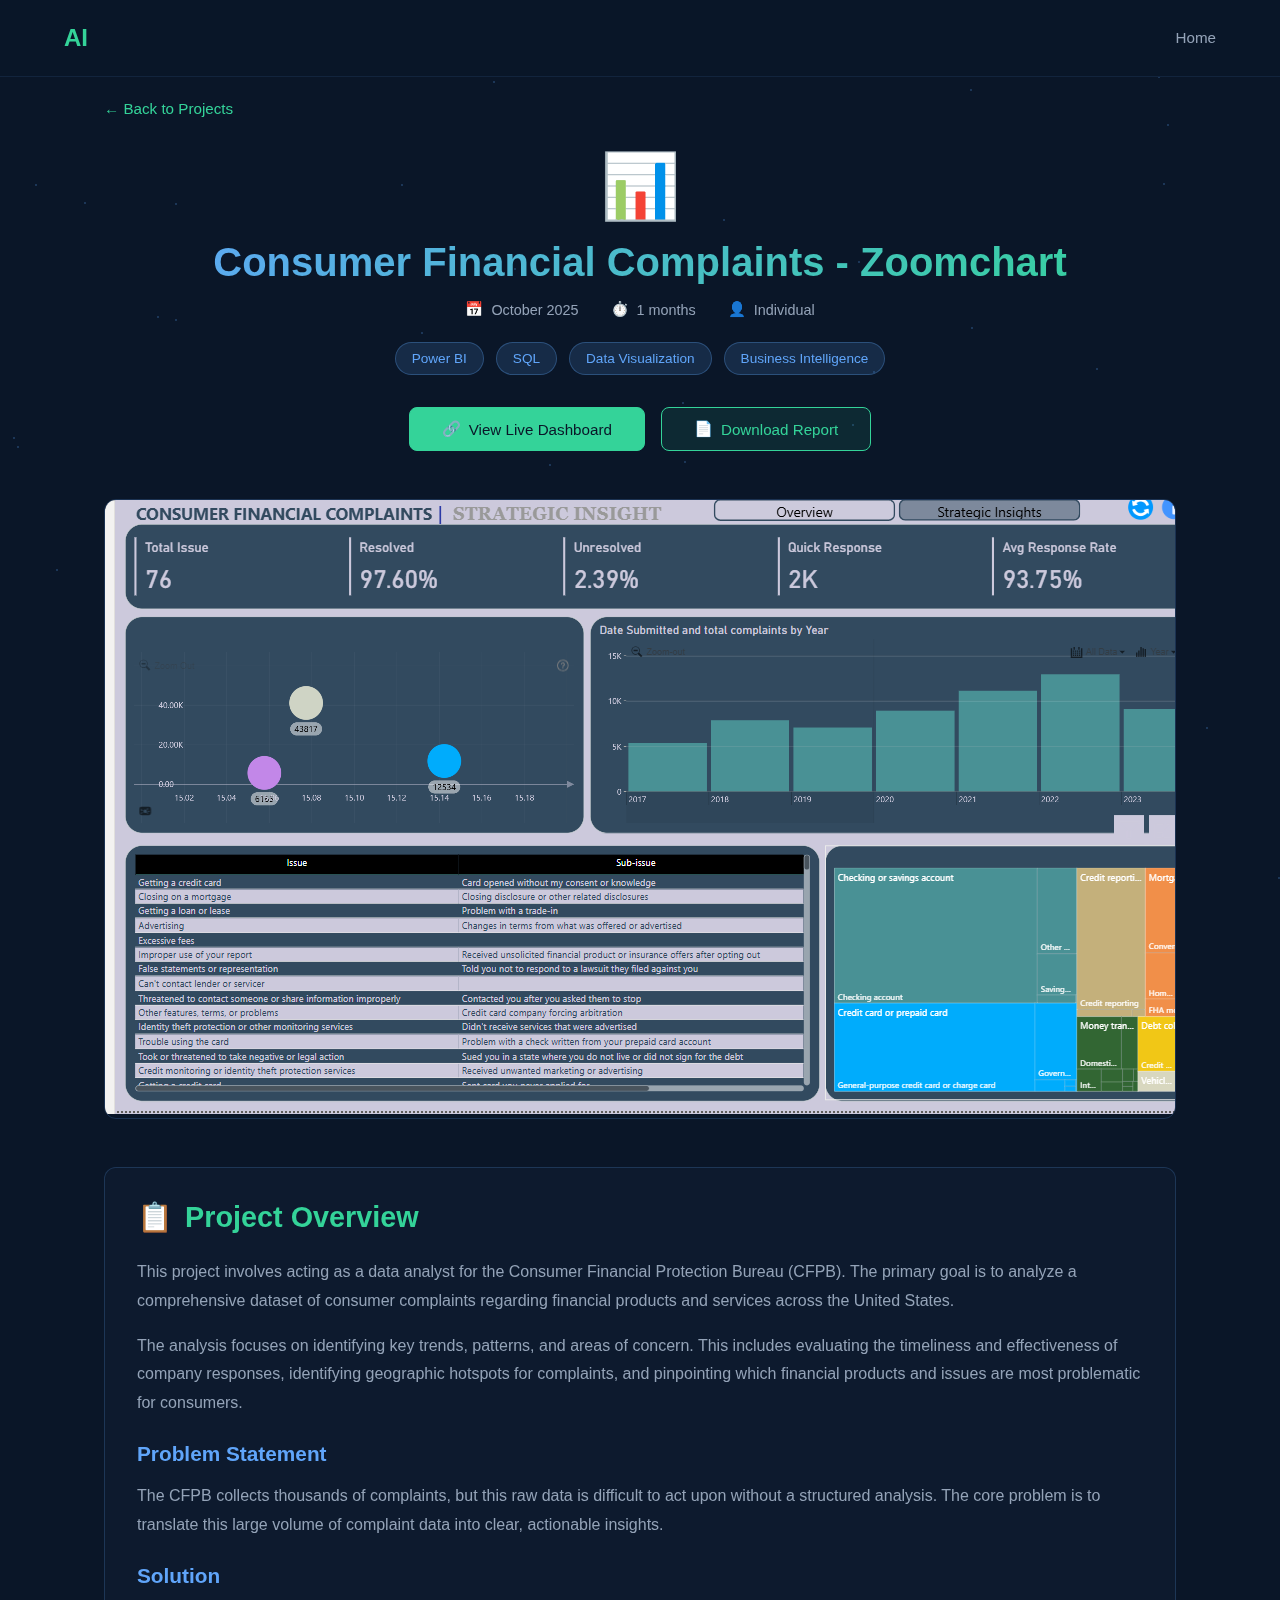
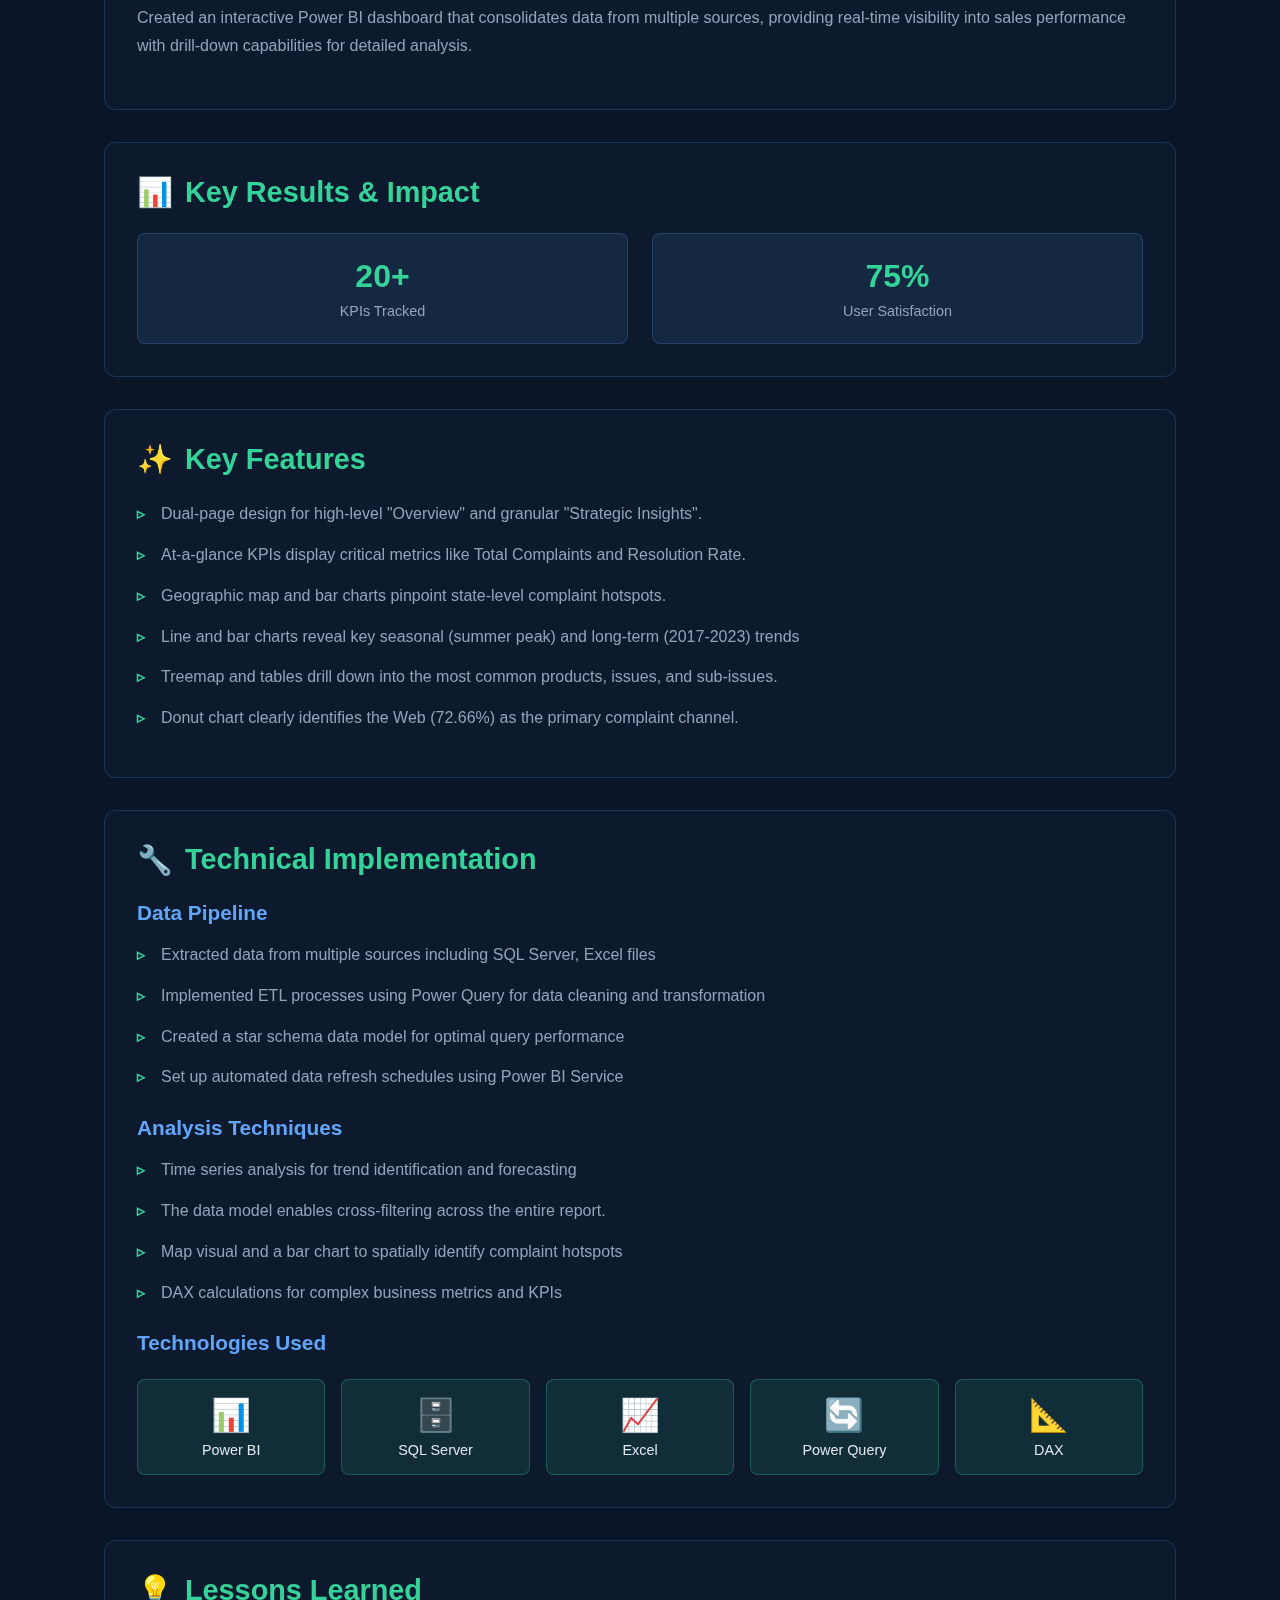
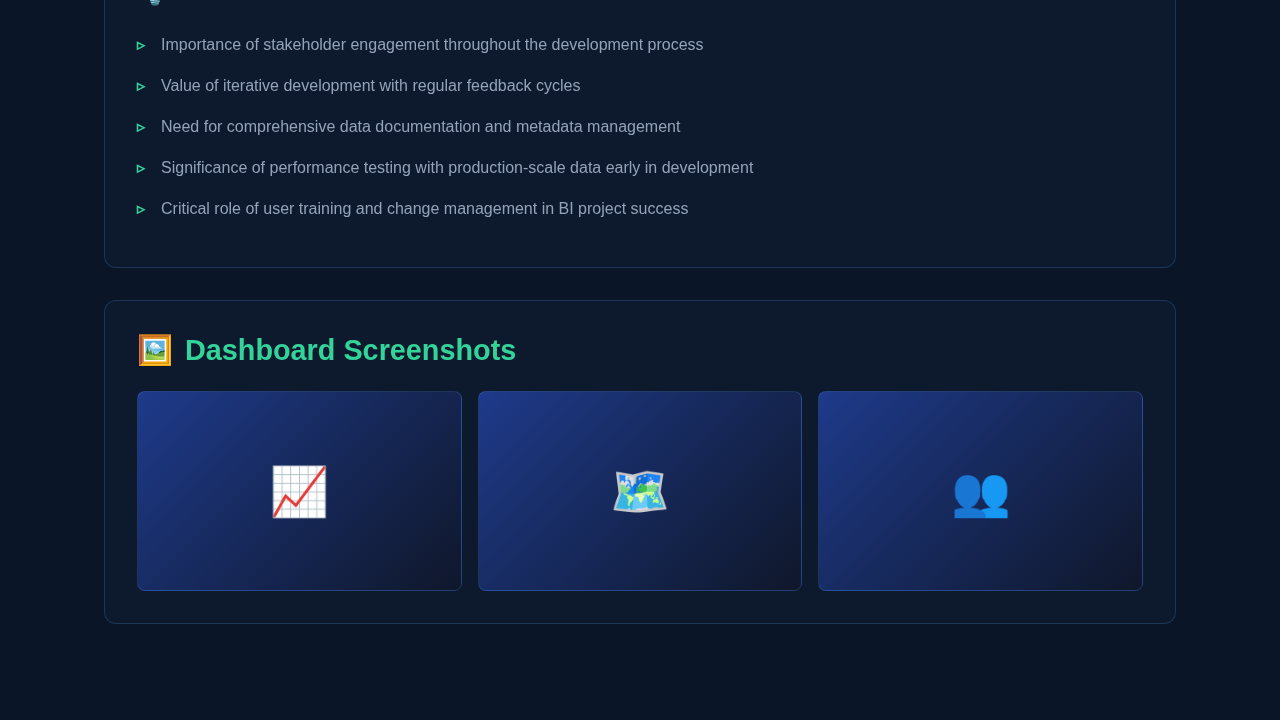
<file: projectdetails1.html>
<!DOCTYPE html>
<html lang="en">
<head>
    <meta charset="UTF-8">
    <meta name="viewport" content="width=device-width, initial-scale=1.0">
    <title>Project Details - Anas Ibrahim</title>
    <style>
        * {
            margin: 0;
            padding: 0;
            box-sizing: border-box;
        }

        body {
            font-family: -apple-system, BlinkMacSystemFont, 'Segoe UI', Roboto, Oxygen, Ubuntu, Cantarell, sans-serif;
            background: #0a1628;
            color: #e0e6ed;
            overflow-x: hidden;
        }

        /* Particle Background */
        #particles {
            position: fixed;
            top: 0;
            left: 0;
            width: 100%;
            height: 100%;
            z-index: 0;
        }

        .particle {
            position: absolute;
            width: 2px;
            height: 2px;
            background: rgba(96, 165, 250, 0.3);
            border-radius: 50%;
        }

        /* Navigation */
        nav {
            position: fixed;
            top: 0;
            width: 100%;
            background: rgba(10, 22, 40, 0.95);
            backdrop-filter: blur(10px);
            padding: 1.5rem 5%;
            z-index: 1000;
            border-bottom: 1px solid rgba(96, 165, 250, 0.1);
        }

        .nav-container {
            max-width: 1400px;
            margin: 0 auto;
            display: flex;
            justify-content: space-between;
            align-items: center;
        }

        .logo {
            font-size: 1.5rem;
            font-weight: bold;
            color: #34d399;
            text-decoration: none;
        }

        .nav-links {
            display: flex;
            gap: 2rem;
            list-style: none;
        }

        .nav-links a {
            color: #94a3b8;
            text-decoration: none;
            transition: color 0.3s;
            font-size: 0.95rem;
        }

        .nav-links a:hover,
        .nav-links a.active {
            color: #34d399;
        }

        /* Main Content */
        main {
            position: relative;
            z-index: 1;
            padding-top: 100px;
            min-height: 100vh;
            padding-bottom: 4rem;
        }

        .container {
            max-width: 1200px;
            margin: 0 auto;
            padding: 0 5%;
        }

        /* Back Button */
        .back-button {
            display: inline-flex;
            align-items: center;
            gap: 0.5rem;
            color: #34d399;
            text-decoration: none;
            margin-bottom: 2rem;
            font-size: 0.95rem;
            transition: all 0.3s;
        }

        .back-button:hover {
            gap: 0.75rem;
        }

        /* Project Header */
        .project-header {
            text-align: center;
            margin-bottom: 3rem;
        }

        .project-icon {
            font-size: 4rem;
            margin-bottom: 1rem;
        }

        .project-header h1 {
            font-size: 2.5rem;
            margin-bottom: 1rem;
            background: linear-gradient(135deg, #60a5fa, #34d399);
            -webkit-background-clip: text;
            -webkit-text-fill-color: transparent;
            background-clip: text;
        }

        .project-meta {
            display: flex;
            justify-content: center;
            gap: 2rem;
            margin-bottom: 1.5rem;
            flex-wrap: wrap;
        }

        .meta-item {
            display: flex;
            align-items: center;
            gap: 0.5rem;
            color: #94a3b8;
            font-size: 0.9rem;
        }

        .project-tags {
            display: flex;
            justify-content: center;
            gap: 0.75rem;
            flex-wrap: wrap;
            margin-bottom: 2rem;
        }

        .tag {
            padding: 0.5rem 1rem;
            background: rgba(96, 165, 250, 0.15);
            color: #60a5fa;
            border-radius: 20px;
            font-size: 0.85rem;
            border: 1px solid rgba(96, 165, 250, 0.3);
        }

        .action-buttons {
            display: flex;
            justify-content: center;
            gap: 1rem;
        }

        .btn {
            padding: 0.75rem 2rem;
            border: 1px solid #34d399;
            background: rgba(52, 211, 153, 0.1);
            color: #34d399;
            text-decoration: none;
            border-radius: 8px;
            transition: all 0.3s;
            font-size: 0.95rem;
            display: inline-flex;
            align-items: center;
            gap: 0.5rem;
        }

        .btn:hover {
            background: #34d399;
            color: #0a1628;
            transform: translateY(-2px);
        }

        .btn-primary {
            background: #34d399;
            color: #0a1628;
        }

        .btn-primary:hover {
            background: #2bb380;
        }

        /* Project Image */
        .project-image-container {
            margin: 3rem 0;
            border-radius: 12px;
            overflow: hidden;
            border: 1px solid rgba(96, 165, 250, 0.2);
        }

        .project-image {
            width: 100%;
            height: 400px;
            background: linear-gradient(135deg, #1e3a8a, #0f172a);
            display: flex;
            align-items: center;
            justify-content: center;
            font-size: 6rem;
            position: relative;
            overflow: hidden;
        }

        .project-image::before {
            content: '';
            position: absolute;
            top: -50%;
            left: -50%;
            width: 200%;
            height: 200%;
            background: radial-gradient(circle, rgba(52, 211, 153, 0.15) 0%, transparent 70%);
            animation: pulse 4s ease-in-out infinite;
        }

        @keyframes pulse {
            0%, 100% { transform: scale(1); opacity: 0.5; }
            50% { transform: scale(1.2); opacity: 0.8; }
        }

        /* Content Sections */
        .content-section {
            background: rgba(15, 30, 50, 0.6);
            border: 1px solid rgba(96, 165, 250, 0.2);
            border-radius: 12px;
            padding: 2rem;
            margin-bottom: 2rem;
        }

        .content-section h2 {
            font-size: 1.8rem;
            margin-bottom: 1.5rem;
            color: #34d399;
            display: flex;
            align-items: center;
            gap: 0.75rem;
        }

        .content-section h3 {
            font-size: 1.3rem;
            margin: 1.5rem 0 1rem;
            color: #60a5fa;
        }

        .content-section p {
            color: #94a3b8;
            line-height: 1.8;
            margin-bottom: 1rem;
        }

        .content-section ul {
            list-style: none;
            padding-left: 0;
        }

        .content-section li {
            color: #94a3b8;
            line-height: 1.8;
            padding-left: 1.5rem;
            margin-bottom: 0.75rem;
            position: relative;
        }

        .content-section li::before {
            content: '▹';
            position: absolute;
            left: 0;
            color: #34d399;
            font-weight: bold;
        }

        /* Metrics Grid */
        .metrics-grid {
            display: grid;
            grid-template-columns: repeat(auto-fit, minmax(200px, 1fr));
            gap: 1.5rem;
            margin-top: 1.5rem;
        }

        .metric-card {
            background: rgba(96, 165, 250, 0.1);
            padding: 1.5rem;
            border-radius: 8px;
            border: 1px solid rgba(96, 165, 250, 0.2);
            text-align: center;
        }

        .metric-value {
            font-size: 2rem;
            font-weight: bold;
            color: #34d399;
            margin-bottom: 0.5rem;
        }

        .metric-label {
            color: #94a3b8;
            font-size: 0.9rem;
        }

        /* Tech Stack */
        .tech-stack {
            display: grid;
            grid-template-columns: repeat(auto-fit, minmax(150px, 1fr));
            gap: 1rem;
            margin-top: 1.5rem;
        }

        .tech-item {
            background: rgba(52, 211, 153, 0.1);
            padding: 1rem;
            border-radius: 8px;
            border: 1px solid rgba(52, 211, 153, 0.3);
            text-align: center;
            transition: all 0.3s;
        }

        .tech-item:hover {
            transform: translateY(-5px);
            border-color: #34d399;
        }

        .tech-icon {
            font-size: 2rem;
            margin-bottom: 0.5rem;
        }

        .tech-name {
            color: #e0e6ed;
            font-size: 0.9rem;
        }

        /* Gallery */
        .gallery {
            display: grid;
            grid-template-columns: repeat(auto-fit, minmax(250px, 1fr));
            gap: 1rem;
            margin-top: 1.5rem;
        }

        .gallery-item {
            height: 200px;
            background: linear-gradient(135deg, #1e3a8a, #0f172a);
            border-radius: 8px;
            display: flex;
            align-items: center;
            justify-content: center;
            font-size: 3rem;
            border: 1px solid rgba(96, 165, 250, 0.2);
            cursor: pointer;
            transition: all 0.3s;
        }

        .gallery-item:hover {
            transform: scale(1.05);
            border-color: #34d399;
        }

        /* Responsive */
        @media (max-width: 768px) {
            .nav-links {
                gap: 1rem;
            }

            .project-header h1 {
                font-size: 2rem;
            }

            .project-meta {
                gap: 1rem;
            }

            .action-buttons {
                flex-direction: column;
            }

            .btn {
                width: 100%;
                justify-content: center;
            }

            .project-image {
                height: 250px;
                font-size: 4rem;
            }

            .metrics-grid {
                grid-template-columns: 1fr;
            }
        }
    </style>
</head>
<body>
    <!-- Particle Background -->
    <div id="particles"></div>

    <!-- Navigation -->
    <nav>
        <div class="nav-container">
            <a href="/" class="logo">AI</a>
            <ul class="nav-links">
                <li><a href="/">Home</a></li>
                <!-- <li><a href="skills.html">Skills</a></li>
                <li><a href="projects.html" class="active">Projects</a></li>
                <li><a href="experience.html">Experience</a></li>
                <li><a href="contact.html">Contact</a></li> -->
            </ul>
        </div>
    </nav>

    <!-- Main Content -->
    <main>
        <div class="container">
            <a href="/projects" class="back-button">
                ← Back to Projects
            </a>

            <!-- Project Header -->
            <div class="project-header">
                <div class="project-icon">📊</div>
                <h1>Consumer Financial Complaints - Zoomchart</h1>
                
                <div class="project-meta">
                    <div class="meta-item">
                        <span>📅</span>
                        <span>October 2025</span>
                    </div>
                    <div class="meta-item">
                        <span>⏱️</span>
                        <span>1 months</span>
                    </div>
                    <div class="meta-item">
                        <span>👤</span>
                        <span>Individual</span>
                    </div>
                </div>

                <div class="project-tags">
                    <span class="tag">Power BI</span>
                    <span class="tag">SQL</span>
                    <span class="tag">Data Visualization</span>
                    <span class="tag">Business Intelligence</span>
                </div>

                <div class="action-buttons">
                    <a href="https://app.powerbi.com/view?r=eyJrIjoiYmFiN2ZlNDctYzNkZi00MDBkLTg2MGYtZmJiY2UxOTEwM2U4IiwidCI6IjQ2NTRiNmYxLTBlNDctNDU3OS1hOGExLTAyZmU5ZDk0M2M3YiIsImMiOjl9" class="btn btn-primary">
                        <span>🔗</span>
                        View Live Dashboard
                    </a>
                    <a href="https://app.powerbi.com/view?r=eyJrIjoiYmFiN2ZlNDctYzNkZi00MDBkLTg2MGYtZmJiY2UxOTEwM2U4IiwidCI6IjQ2NTRiNmYxLTBlNDctNDU3OS1hOGExLTAyZmU5ZDk0M2M3YiIsImMiOjl9" class="btn">
                        <span>📄</span>
                        Download Report
                    </a>
                </div>
            </div>

            <!-- Project Image -->
        <div class="project-image-container">
  <div>
    <img src="images/Screenshot 2025-10-25 022623.png" alt="Project Screenshot">
  </div>
</div>

            <!-- Overview Section -->
            <div class="content-section">
                <h2><span>📋</span> Project Overview</h2>
                <p>
                    This project involves acting as a data analyst for the Consumer Financial Protection Bureau (CFPB). The primary goal is to analyze a comprehensive dataset of consumer complaints regarding financial products and services across the United States.
                </p>
                <p>
                    The analysis focuses on identifying key trends, patterns, and areas of concern. This includes evaluating the timeliness and effectiveness of company responses, identifying geographic hotspots for complaints, and pinpointing which financial products and issues are most problematic for consumers.
                </p>

                <h3>Problem Statement</h3>
                <p>
                    The CFPB collects thousands of complaints, but this raw data is difficult to act upon without a structured analysis. The core problem is to translate this large volume of complaint data into clear, actionable insights.
                </p>

                <h3>Solution</h3>
                <p>
                    Created an interactive Power BI dashboard that consolidates data from multiple sources, providing real-time visibility into sales performance with drill-down capabilities for detailed analysis.
                </p>
            </div>

            <!-- Key Metrics -->
            <div class="content-section">
                <h2><span>📊</span> Key Results & Impact</h2>
                <div class="metrics-grid">
                    
                    <div class="metric-card">
                        <div class="metric-value">20+</div>
                        <div class="metric-label">KPIs Tracked</div>
                    </div>
                    <div class="metric-card">
                        <div class="metric-value">75%</div>
                        <div class="metric-label">User Satisfaction</div>
                    </div>
                </div>
            </div>

            <!-- Features Section -->
            <div class="content-section">
                <h2><span>✨</span> Key Features</h2>
                <ul>
                    <li>Dual-page design for high-level "Overview" and granular "Strategic Insights".</li>
                    <li>At-a-glance KPIs display critical metrics like Total Complaints and Resolution Rate.</li>
                    <li>Geographic map and bar charts pinpoint state-level complaint hotspots.</li>
                    <li>Line and bar charts reveal key seasonal (summer peak) and long-term (2017-2023) trends</li>
                    <li>Treemap and tables drill down into the most common products, issues, and sub-issues.</li>
                    <li>Donut chart clearly identifies the Web (72.66%) as the primary complaint channel.</li>
                </ul>
            </div>

            <!-- Technical Implementation -->
            <div class="content-section">
                <h2><span>🔧</span> Technical Implementation</h2>
                
                <h3>Data Pipeline</h3>
                <ul>
                    <li>Extracted data from multiple sources including SQL Server, Excel files</li>
                    <li>Implemented ETL processes using Power Query for data cleaning and transformation</li>
                    <li>Created a star schema data model for optimal query performance</li>
                    <li>Set up automated data refresh schedules using Power BI Service</li>
                </ul>

                <h3>Analysis Techniques</h3>
                <ul>
                    <li>Time series analysis for trend identification and forecasting</li>
                    <li>The data model enables cross-filtering across the entire report.</li>
                    <li>Map visual and a bar chart to spatially identify complaint hotspots</li>
                    <li>DAX calculations for complex business metrics and KPIs</li>
                </ul>

                <h3>Technologies Used</h3>
                <div class="tech-stack">
                    <div class="tech-item">
                        <div class="tech-icon">📊</div>
                        <div class="tech-name">Power BI</div>
                    </div>
                    <div class="tech-item">
                        <div class="tech-icon">🗄️</div>
                        <div class="tech-name">SQL Server</div>
                    </div>
                    <div class="tech-item">
                        <div class="tech-icon">📈</div>
                        <div class="tech-name">Excel</div>
                    </div>
                    
                    <div class="tech-item">
                        <div class="tech-icon">🔄</div>
                        <div class="tech-name">Power Query</div>
                    </div>
                    <div class="tech-item">
                        <div class="tech-icon">📐</div>
                        <div class="tech-name">DAX</div>
                    </div>
                </div>
            </div>

            <!-- Challenges Section -->
            <!-- <div class="content-section">
                <h2><span>⚡</span> Challenges & Solutions</h2>
                
                <h3>Challenge 1: Data Quality Issues</h3>
                <p>
                    Initial data contained inconsistencies, duplicates, and missing values from multiple legacy systems.
                </p>
                <p>
                    <strong>Solution:</strong> Implemented robust data validation rules in Power Query, created data quality reports, and worked with source system owners to improve data entry processes.
                </p>

                <h3>Challenge 2: Performance Optimization</h3>
                <p>
                    Dashboard was initially slow with large datasets containing millions of transactions.
                </p>
                <p>
                    <strong>Solution:</strong> Optimized the data model using aggregations, implemented incremental refresh, and created calculated columns vs measures strategically for better performance.
                </p>

                <h3>Challenge 3: User Adoption</h3>
                <p>
                    Initial resistance from sales team unfamiliar with BI tools.
                </p>
                <p>
                    <strong>Solution:</strong> Conducted training sessions, created user guides, and incorporated feedback loops to make the dashboard more intuitive and user-friendly.
                </p>
            </div> -->

            <!-- Lessons Learned -->
            <div class="content-section">
                <h2><span>💡</span> Lessons  Learned</h2>
                <ul>
                    <li>Importance of stakeholder engagement throughout the development process</li>
                    <li>Value of iterative development with regular feedback cycles</li>
                    <li>Need for comprehensive data documentation and metadata management</li>
                    <li>Significance of performance testing with production-scale data early in development</li>
                    <li>Critical role of user training and change management in BI project success</li>
                </ul>
            </div>

            <!-- Gallery Section -->
            <div class="content-section">
                <h2><span>🖼️</span> Dashboard Screenshots</h2>
                <div class="gallery">
                    <div class="gallery-item">📈</div>
                    <div class="gallery-item">🗺️</div>
                    <div class="gallery-item">👥</div>
                </div>
            </div>

            

        </div>
    </main>

    <script>
        // Particle Animation
        const particlesContainer = document.getElementById('particles');
        const particleCount = 50;

        for (let i = 0; i < particleCount; i++) {
            const particle = document.createElement('div');
            particle.className = 'particle';
            particle.style.left = Math.random() * 100 + '%';
            particle.style.top = Math.random() * 100 + '%';
            particle.style.animationDelay = Math.random() * 10 + 's';
            particlesContainer.appendChild(particle);

            animateParticle(particle);
        }

        function animateParticle(particle) {
            const duration = 15000 + Math.random() * 15000;
            const startX = parseFloat(particle.style.left);
            const startY = parseFloat(particle.style.top);
            const endX = Math.random() * 100;
            const endY = Math.random() * 100;

            particle.animate([
                { left: startX + '%', top: startY + '%', opacity: 0 },
                { opacity: 0.6, offset: 0.1 },
                { opacity: 0.6, offset: 0.9 },
                { left: endX + '%', top: endY + '%', opacity: 0 }
            ], {
                duration: duration,
                iterations: Infinity
            });
        }

        // Smooth scroll for anchor links
        document.querySelectorAll('a[href^="#"]').forEach(anchor => {
            anchor.addEventListener('click', function (e) {
                e.preventDefault();
                const target = document.querySelector(this.getAttribute('href'));
                if (target) {
                    target.scrollIntoView({ behavior: 'smooth' });
                }
            });
        });
    </script>
</body>
</html>
</file>
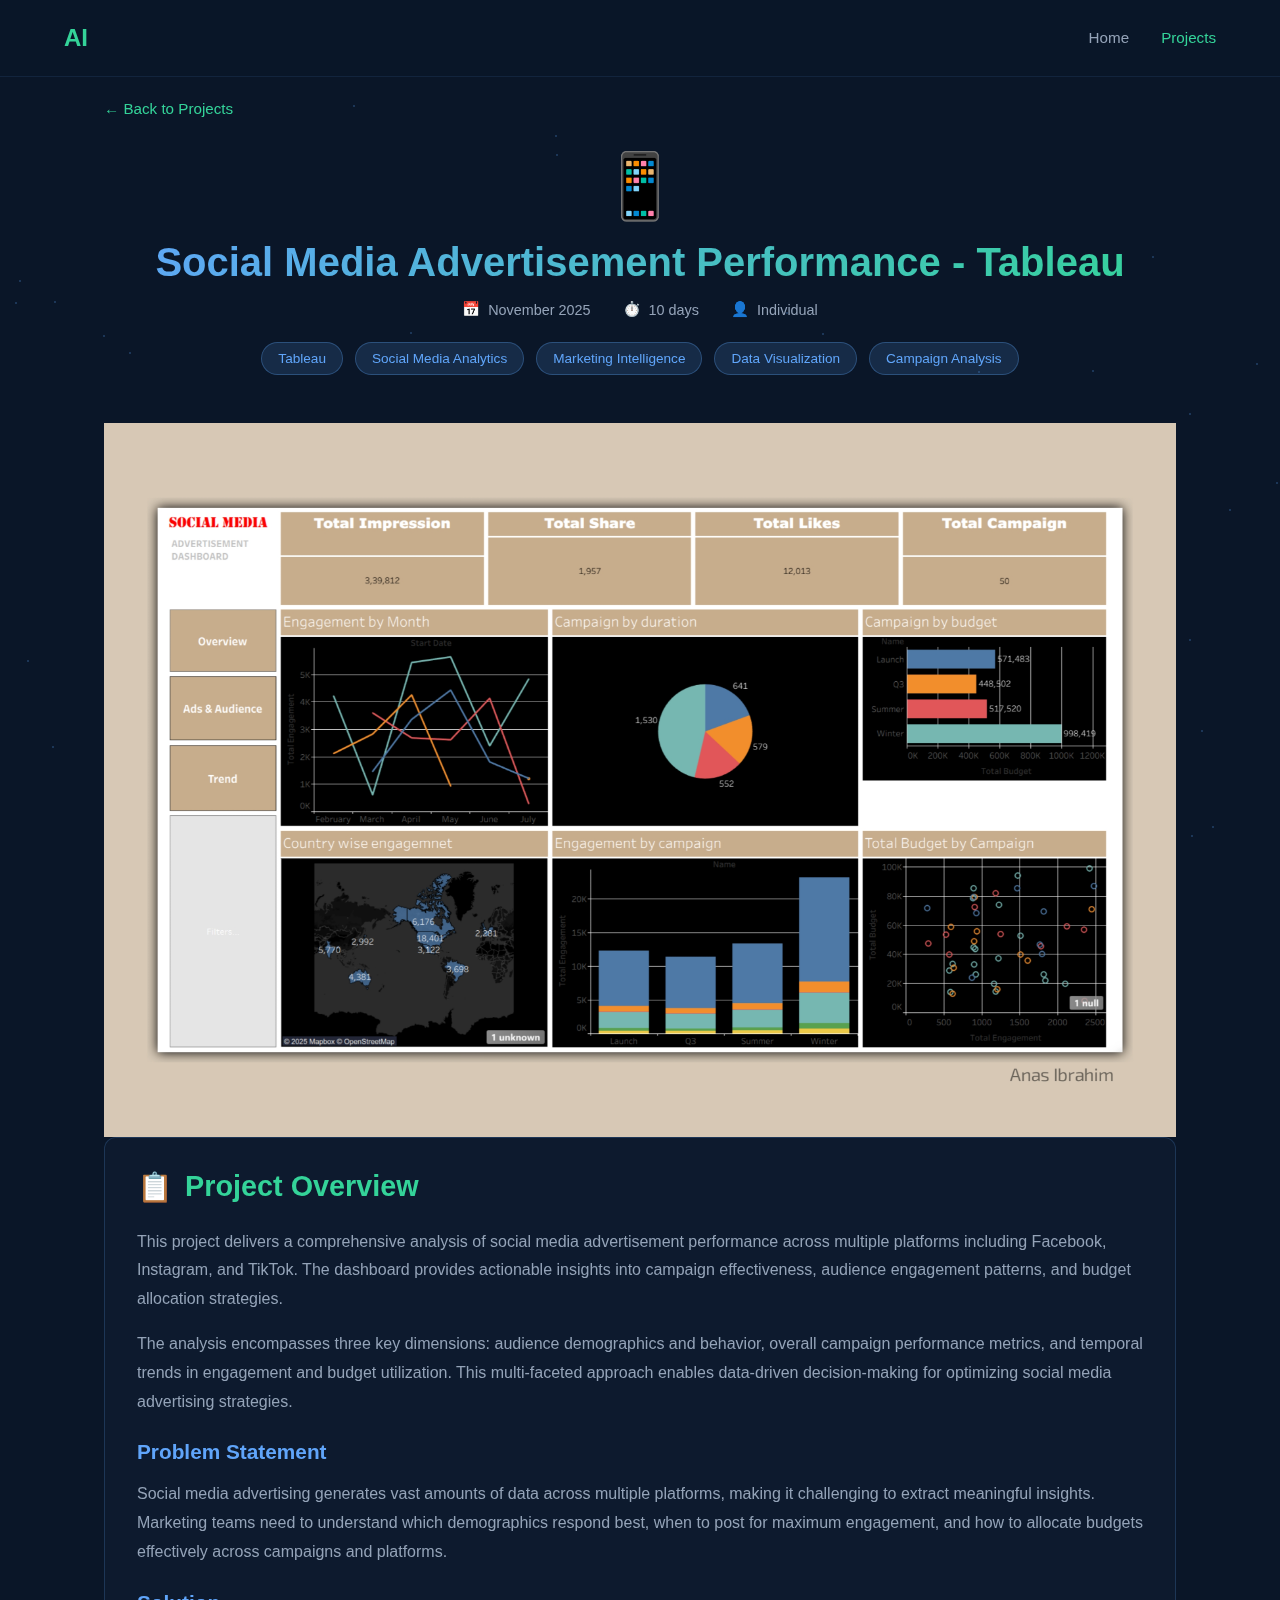
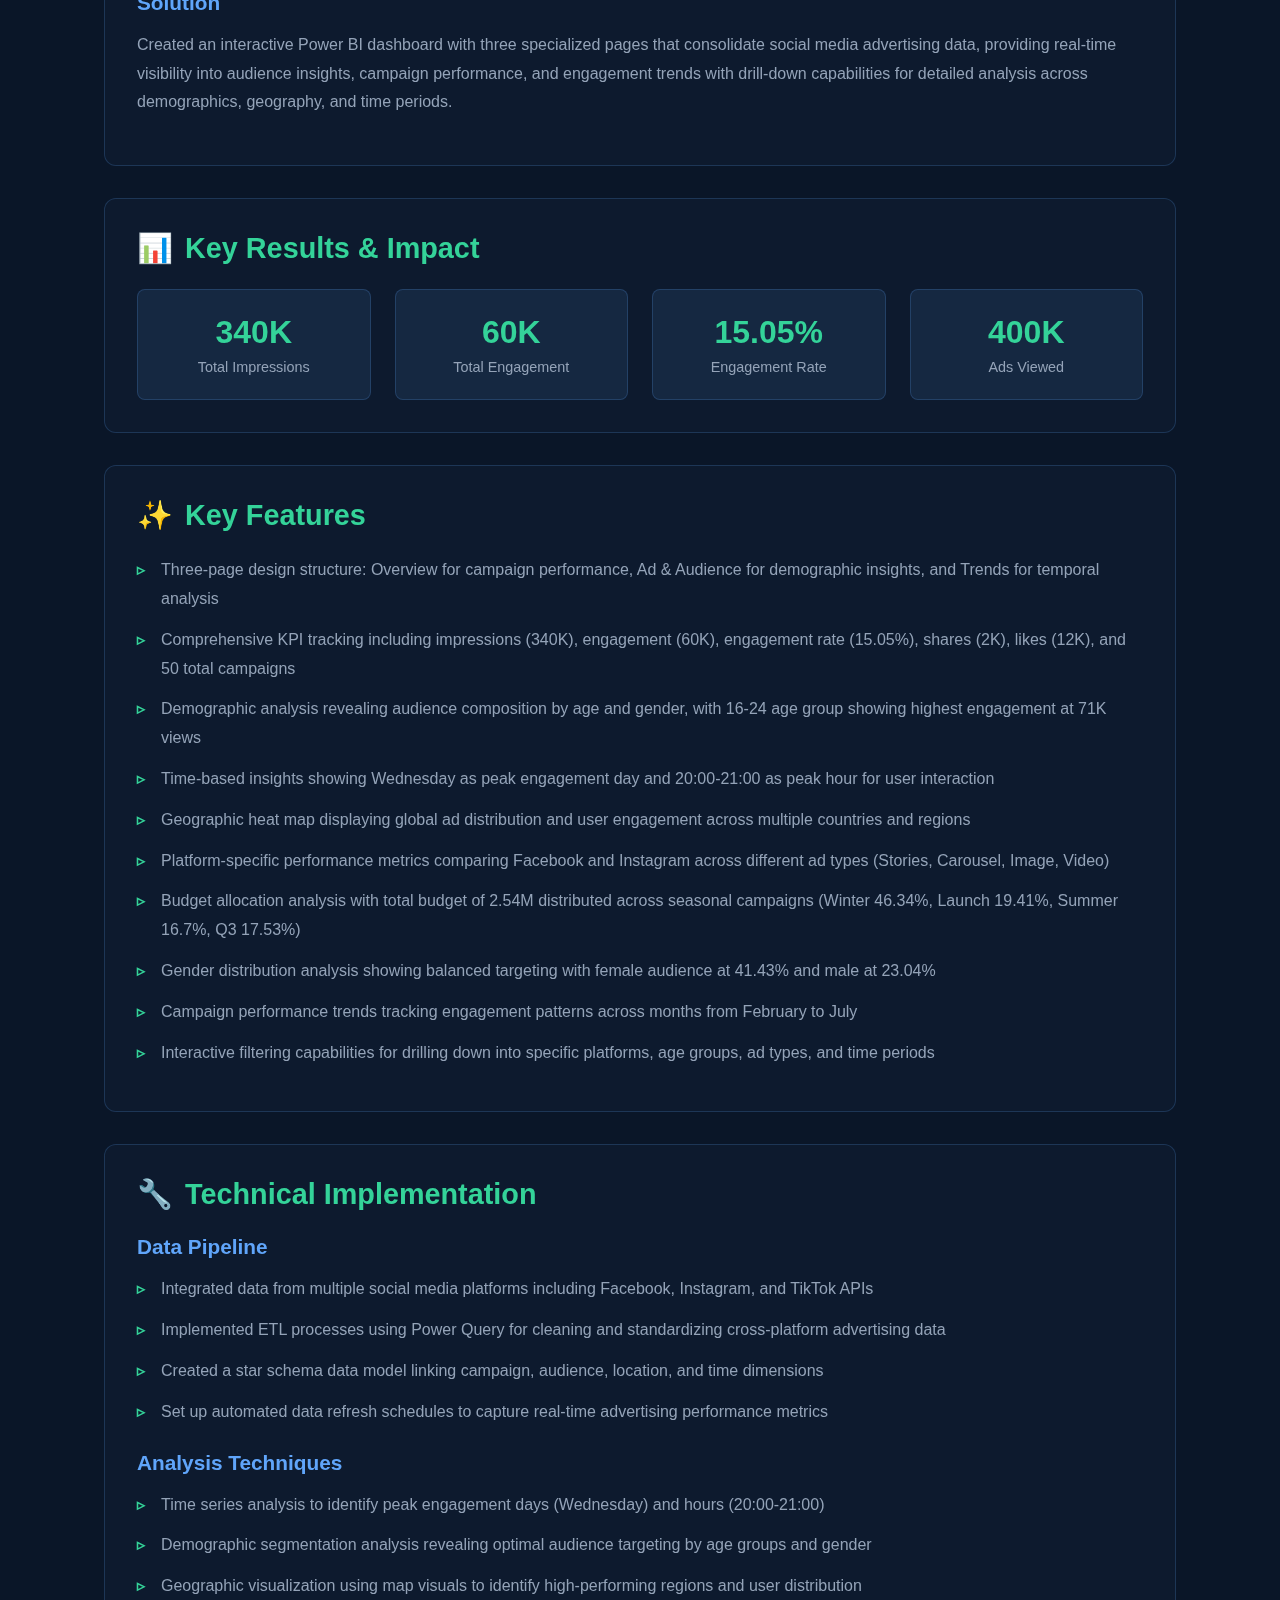
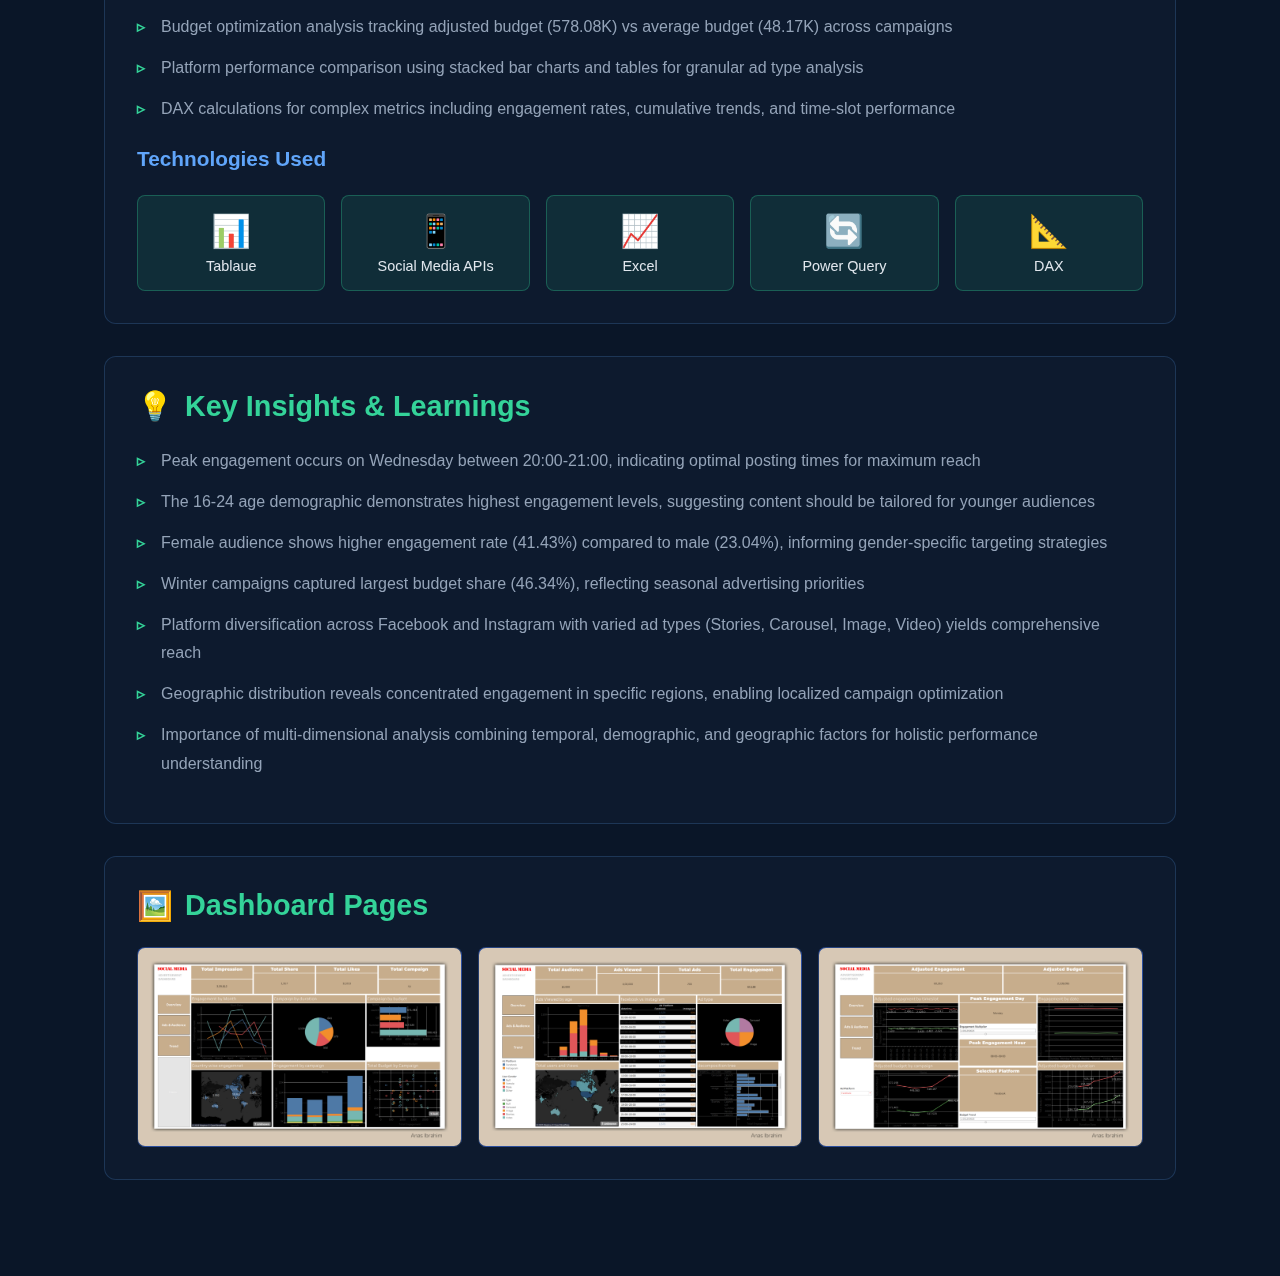
<file: projectdetails3.html>
<!DOCTYPE html>
<html lang="en">
<head>
    <meta charset="UTF-8">
    <meta name="viewport" content="width=device-width, initial-scale=1.0">
    <title>Project Details3 - Anas Ibrahim</title>
    <style>
        * {
            margin: 0;
            padding: 0;
            box-sizing: border-box;
        }

        body {
            font-family: -apple-system, BlinkMacSystemFont, 'Segoe UI', Roboto, Oxygen, Ubuntu, Cantarell, sans-serif;
            background: #0a1628;
            color: #e0e6ed;
            overflow-x: hidden;
        }

        /* Particle Background */
        #particles {
            position: fixed;
            top: 0;
            left: 0;
            width: 100%;
            height: 100%;
            z-index: 0;
        }

        .particle {
            position: absolute;
            width: 2px;
            height: 2px;
            background: rgba(96, 165, 250, 0.3);
            border-radius: 50%;
        }

        /* Navigation */
        nav {
            position: fixed;
            top: 0;
            width: 100%;
            background: rgba(10, 22, 40, 0.95);
            backdrop-filter: blur(10px);
            padding: 1.5rem 5%;
            z-index: 1000;
            border-bottom: 1px solid rgba(96, 165, 250, 0.1);
        }

        .nav-container {
            max-width: 1400px;
            margin: 0 auto;
            display: flex;
            justify-content: space-between;
            align-items: center;
        }

        .logo {
            font-size: 1.5rem;
            font-weight: bold;
            color: #34d399;
            text-decoration: none;
        }

        .nav-links {
            display: flex;
            gap: 2rem;
            list-style: none;
        }

        .nav-links a {
            color: #94a3b8;
            text-decoration: none;
            transition: color 0.3s;
            font-size: 0.95rem;
        }

        .nav-links a:hover,
        .nav-links a.active {
            color: #34d399;
        }

        /* Main Content */
        main {
            position: relative;
            z-index: 1;
            padding-top: 100px;
            min-height: 100vh;
            padding-bottom: 4rem;
        }

        .container {
            max-width: 1200px;
            margin: 0 auto;
            padding: 0 5%;
        }

        /* Back Button */
        .back-button {
            display: inline-flex;
            align-items: center;
            gap: 0.5rem;
            color: #34d399;
            text-decoration: none;
            margin-bottom: 2rem;
            font-size: 0.95rem;
            transition: all 0.3s;
        }

        .back-button:hover {
            gap: 0.75rem;
        }

        /* Project Header */
        .project-header {
            text-align: center;
            margin-bottom: 3rem;
        }

        .project-icon {
            font-size: 4rem;
            margin-bottom: 1rem;
        }

        .project-header h1 {
            font-size: 2.5rem;
            margin-bottom: 1rem;
            background: linear-gradient(135deg, #60a5fa, #34d399);
            -webkit-background-clip: text;
            -webkit-text-fill-color: transparent;
            background-clip: text;
        }

        .project-meta {
            display: flex;
            justify-content: center;
            gap: 2rem;
            margin-bottom: 1.5rem;
            flex-wrap: wrap;
        }

        .meta-item {
            display: flex;
            align-items: center;
            gap: 0.5rem;
            color: #94a3b8;
            font-size: 0.9rem;
        }

        .project-tags {
            display: flex;
            justify-content: center;
            gap: 0.75rem;
            flex-wrap: wrap;
            margin-bottom: 2rem;
        }

        .tag {
            padding: 0.5rem 1rem;
            background: rgba(96, 165, 250, 0.15);
            color: #60a5fa;
            border-radius: 20px;
            font-size: 0.85rem;
            border: 1px solid rgba(96, 165, 250, 0.3);
        }

        .action-buttons {
            display: flex;
            justify-content: center;
            gap: 1rem;
        }

        .btn {
            padding: 0.75rem 2rem;
            border: 1px solid #34d399;
            background: rgba(52, 211, 153, 0.1);
            color: #34d399;
            text-decoration: none;
            border-radius: 8px;
            transition: all 0.3s;
            font-size: 0.95rem;
            display: inline-flex;
            align-items: center;
            gap: 0.5rem;
        }

        .btn:hover {
            background: #34d399;
            color: #0a1628;
            transform: translateY(-2px);
        }

        .btn-primary {
            background: #34d399;
            color: #0a1628;
        }

        .btn-primary:hover {
            background: #2bb380;
        }

        * Project Image */
        .project-image-container {
            margin: 3rem 0;
            border-radius: 12px;
            overflow: hidden;
            border: 1px solid rgba(96, 165, 250, 0.2);
        }

        .project-image-container img {
            width: 100%;
            height: auto;
            display: block;
        }

        /* Content Sections */
        .content-section {
            background: rgba(15, 30, 50, 0.6);
            border: 1px solid rgba(96, 165, 250, 0.2);
            border-radius: 12px;
            padding: 2rem;
            margin-bottom: 2rem;
        }

        .content-section h2 {
            font-size: 1.8rem;
            margin-bottom: 1.5rem;
            color: #34d399;
            display: flex;
            align-items: center;
            gap: 0.75rem;
        }

        .content-section h3 {
            font-size: 1.3rem;
            margin: 1.5rem 0 1rem;
            color: #60a5fa;
        }

        .content-section p {
            color: #94a3b8;
            line-height: 1.8;
            margin-bottom: 1rem;
        }

        .content-section ul {
            list-style: none;
            padding-left: 0;
        }

        .content-section li {
            color: #94a3b8;
            line-height: 1.8;
            padding-left: 1.5rem;
            margin-bottom: 0.75rem;
            position: relative;
        }

        .content-section li::before {
            content: '▹';
            position: absolute;
            left: 0;
            color: #34d399;
            font-weight: bold;
        }

        /* Metrics Grid */
        .metrics-grid {
            display: grid;
            grid-template-columns: repeat(auto-fit, minmax(200px, 1fr));
            gap: 1.5rem;
            margin-top: 1.5rem;
        }

        .metric-card {
            background: rgba(96, 165, 250, 0.1);
            padding: 1.5rem;
            border-radius: 8px;
            border: 1px solid rgba(96, 165, 250, 0.2);
            text-align: center;
        }

        .metric-value {
            font-size: 2rem;
            font-weight: bold;
            color: #34d399;
            margin-bottom: 0.5rem;
        }

        .metric-label {
            color: #94a3b8;
            font-size: 0.9rem;
        }

        /* Tech Stack */
        .tech-stack {
            display: grid;
            grid-template-columns: repeat(auto-fit, minmax(150px, 1fr));
            gap: 1rem;
            margin-top: 1.5rem;
        }

        .tech-item {
            background: rgba(52, 211, 153, 0.1);
            padding: 1rem;
            border-radius: 8px;
            border: 1px solid rgba(52, 211, 153, 0.3);
            text-align: center;
            transition: all 0.3s;
        }

        .tech-item:hover {
            transform: translateY(-5px);
            border-color: #34d399;
        }

        .tech-icon {
            font-size: 2rem;
            margin-bottom: 0.5rem;
        }

        .tech-name {
            color: #e0e6ed;
            font-size: 0.9rem;
        }

        /* Gallery */
        .gallery {
            display: grid;
            grid-template-columns: repeat(auto-fit, minmax(250px, 1fr));
            gap: 1rem;
            margin-top: 1.5rem;
        }

        .gallery-item {
            height: 200px;
            background: linear-gradient(135deg, #1e3a8a, #0f172a);
            border-radius: 8px;
            display: flex;
            align-items: center;
            justify-content: center;
            border: 1px solid rgba(96, 165, 250, 0.2);
            cursor: pointer;
            transition: all 0.3s;
            overflow: hidden;
        }

        .gallery-item img {
            width: 100%;
            height: 100%;
            object-fit: cover;
            transition: transform 0.3s;
        }

        .gallery-item:hover {
            transform: scale(1.05);
            border-color: #34d399;
        }

        .gallery-item:hover img {
            transform: scale(1.1);
        }

        /* Responsive */
        @media (max-width: 768px) {
            .nav-links {
                gap: 1rem;
            }

            .project-header h1 {
                font-size: 2rem;
            }

            .project-meta {
                gap: 1rem;
            }

            .action-buttons {
                flex-direction: column;
            }

            .btn {
                width: 100%;
                justify-content: center;
            }

            .project-image {
                height: 250px;
                font-size: 4rem;
            }

            .metrics-grid {
                grid-template-columns: 1fr;
            }
        }
    </style>
</head>
<body>
    <!-- Particle Background -->
    <div id="particles"></div>

    <!-- Navigation -->
    <nav>
        <div class="nav-container">
            <a href="/" class="logo">AI</a>
            <ul class="nav-links">
                <li><a href="/">Home</a></li>
                <li><a href="projects.html" class="active">Projects</a></li>
            </ul>
        </div>
    </nav>

    <!-- Main Content -->
    <main>
        <div class="container">
            <a href="/projects" class="back-button">
                ← Back to Projects
            </a>

            <!-- Project Header -->
            <div class="project-header">
                <div class="project-icon">📱</div>
                <h1>Social Media Advertisement Performance - Tableau</h1>
                
                <div class="project-meta">
                    <div class="meta-item">
                        <span>📅</span>
                        <span>November 2025</span>
                    </div>
                    <div class="meta-item">
                        <span>⏱️</span>
                        <span>10 days</span>
                    </div>
                    <div class="meta-item">
                        <span>👤</span>
                        <span>Individual</span>
                    </div>
                </div>

                <div class="project-tags">
                    <span class="tag">Tableau</span>
                    <span class="tag">Social Media Analytics</span>
                    <span class="tag">Marketing Intelligence</span>
                    <span class="tag">Data Visualization</span>
                    <span class="tag">Campaign Analysis</span>
                </div>

                
            </div>

             <!-- Project Image -->
            <div class="project-image-container">
                <img src="images/20251202_225645.jpg" alt="Overview Dashboard">
            </div>

            <!-- Overview Section -->
            <div class="content-section">
                <h2><span>📋</span> Project Overview</h2>
                <p>
                    This project delivers a comprehensive analysis of social media advertisement performance across multiple platforms including Facebook, Instagram, and TikTok. The dashboard provides actionable insights into campaign effectiveness, audience engagement patterns, and budget allocation strategies.
                </p>
                <p>
                    The analysis encompasses three key dimensions: audience demographics and behavior, overall campaign performance metrics, and temporal trends in engagement and budget utilization. This multi-faceted approach enables data-driven decision-making for optimizing social media advertising strategies.
                </p>

                <h3>Problem Statement</h3>
                <p>
                    Social media advertising generates vast amounts of data across multiple platforms, making it challenging to extract meaningful insights. Marketing teams need to understand which demographics respond best, when to post for maximum engagement, and how to allocate budgets effectively across campaigns and platforms.
                </p>

                <h3>Solution</h3>
                <p>
                    Created an interactive Power BI dashboard with three specialized pages that consolidate social media advertising data, providing real-time visibility into audience insights, campaign performance, and engagement trends with drill-down capabilities for detailed analysis across demographics, geography, and time periods.
                </p>
            </div>

            <!-- Key Metrics -->
            <div class="content-section">
                <h2><span>📊</span> Key Results & Impact</h2>
                <div class="metrics-grid">
                    <div class="metric-card">
                        <div class="metric-value">340K</div>
                        <div class="metric-label">Total Impressions</div>
                    </div>
                    <div class="metric-card">
                        <div class="metric-value">60K</div>
                        <div class="metric-label">Total Engagement</div>
                    </div>
                    <div class="metric-card">
                        <div class="metric-value">15.05%</div>
                        <div class="metric-label">Engagement Rate</div>
                    </div>
                    <div class="metric-card">
                        <div class="metric-value">400K</div>
                        <div class="metric-label">Ads Viewed</div>
                    </div>
                </div>
            </div>

            <!-- Features Section -->
            <div class="content-section">
                <h2><span>✨</span> Key Features</h2>
                <ul>
                    <li>Three-page design structure: Overview for campaign performance, Ad & Audience for demographic insights, and Trends for temporal analysis</li>
                    <li>Comprehensive KPI tracking including impressions (340K), engagement (60K), engagement rate (15.05%), shares (2K), likes (12K), and 50 total campaigns</li>
                    <li>Demographic analysis revealing audience composition by age and gender, with 16-24 age group showing highest engagement at 71K views</li>
                    <li>Time-based insights showing Wednesday as peak engagement day and 20:00-21:00 as peak hour for user interaction</li>
                    <li>Geographic heat map displaying global ad distribution and user engagement across multiple countries and regions</li>
                    <li>Platform-specific performance metrics comparing Facebook and Instagram across different ad types (Stories, Carousel, Image, Video)</li>
                    <li>Budget allocation analysis with total budget of 2.54M distributed across seasonal campaigns (Winter 46.34%, Launch 19.41%, Summer 16.7%, Q3 17.53%)</li>
                    <li>Gender distribution analysis showing balanced targeting with female audience at 41.43% and male at 23.04%</li>
                    <li>Campaign performance trends tracking engagement patterns across months from February to July</li>
                    <li>Interactive filtering capabilities for drilling down into specific platforms, age groups, ad types, and time periods</li>
                </ul>
            </div>

            <!-- Technical Implementation -->
            <div class="content-section">
                <h2><span>🔧</span> Technical Implementation</h2>
                
                <h3>Data Pipeline</h3>
                <ul>
                    <li>Integrated data from multiple social media platforms including Facebook, Instagram, and TikTok APIs</li>
                    <li>Implemented ETL processes using Power Query for cleaning and standardizing cross-platform advertising data</li>
                    <li>Created a star schema data model linking campaign, audience, location, and time dimensions</li>
                    <li>Set up automated data refresh schedules to capture real-time advertising performance metrics</li>
                </ul>

                <h3>Analysis Techniques</h3>
                <ul>
                    <li>Time series analysis to identify peak engagement days (Wednesday) and hours (20:00-21:00)</li>
                    <li>Demographic segmentation analysis revealing optimal audience targeting by age groups and gender</li>
                    <li>Geographic visualization using map visuals to identify high-performing regions and user distribution</li>
                    <li>Budget optimization analysis tracking adjusted budget (578.08K) vs average budget (48.17K) across campaigns</li>
                    <li>Platform performance comparison using stacked bar charts and tables for granular ad type analysis</li>
                    <li>DAX calculations for complex metrics including engagement rates, cumulative trends, and time-slot performance</li>
                </ul>

                <h3>Technologies Used</h3>
                <div class="tech-stack">
                    <div class="tech-item">
                        <div class="tech-icon">📊</div>
                        <div class="tech-name">Tablaue</div>
                    </div>
                    <div class="tech-item">
                        <div class="tech-icon">📱</div>
                        <div class="tech-name">Social Media APIs</div>
                    </div>
                    <div class="tech-item">
                        <div class="tech-icon">📈</div>
                        <div class="tech-name">Excel</div>
                    </div>
                    <div class="tech-item">
                        <div class="tech-icon">🔄</div>
                        <div class="tech-name">Power Query</div>
                    </div>
                    <div class="tech-item">
                        <div class="tech-icon">📐</div>
                        <div class="tech-name">DAX</div>
                    </div>
                    <!-- <div class="tech-item">
                        <div class="tech-icon">🗺️</div>
                        <div class="tech-name">Azure Maps</div>
                    </div> -->
                </div>
            </div>

            <!-- Lessons Learned -->
            <div class="content-section">
                <h2><span>💡</span> Key Insights & Learnings</h2>
                <ul>
                    <li>Peak engagement occurs on Wednesday between 20:00-21:00, indicating optimal posting times for maximum reach</li>
                    <li>The 16-24 age demographic demonstrates highest engagement levels, suggesting content should be tailored for younger audiences</li>
                    <li>Female audience shows higher engagement rate (41.43%) compared to male (23.04%), informing gender-specific targeting strategies</li>
                    <li>Winter campaigns captured largest budget share (46.34%), reflecting seasonal advertising priorities</li>
                    <li>Platform diversification across Facebook and Instagram with varied ad types (Stories, Carousel, Image, Video) yields comprehensive reach</li>
                    <li>Geographic distribution reveals concentrated engagement in specific regions, enabling localized campaign optimization</li>
                    <li>Importance of multi-dimensional analysis combining temporal, demographic, and geographic factors for holistic performance understanding</li>
                </ul>
            </div>

            <!-- Gallery Section -->
            <div class="content-section">
                <h2><span>🖼️</span> Dashboard Pages</h2>
                <div class="gallery">
                    <div class="gallery-item"><img src="images/20251202_225645.jpg" alt="Ad & Audience Dashboard"></div>
                    <div class="gallery-item"><img src="images/20251202_225736.jpg" alt="Overview Dashboard"></div>
                    <div class="gallery-item"><img src="images/20251202_225822.jpg" alt="Trends Dashboard"></div>
                </div>
            </div>

        </div>
    </main>

    <script>
        // Particle Animation
        const particlesContainer = document.getElementById('particles');
        const particleCount = 50;

        for (let i = 0; i < particleCount; i++) {
            const particle = document.createElement('div');
            particle.className = 'particle';
            particle.style.left = Math.random() * 100 + '%';
            particle.style.top = Math.random() * 100 + '%';
            particle.style.animationDelay = Math.random() * 10 + 's';
            particlesContainer.appendChild(particle);

            animateParticle(particle);
        }

        function animateParticle(particle) {
            const duration = 15000 + Math.random() * 15000;
            const startX = parseFloat(particle.style.left);
            const startY = parseFloat(particle.style.top);
            const endX = Math.random() * 100;
            const endY = Math.random() * 100;

            particle.animate([
                { left: startX + '%', top: startY + '%', opacity: 0 },
                { opacity: 0.6, offset: 0.1 },
                { opacity: 0.6, offset: 0.9 },
                { left: endX + '%', top: endY + '%', opacity: 0 }
            ], {
                duration: duration,
                iterations: Infinity
            });
        }

        // Smooth scroll for anchor links
        document.querySelectorAll('a[href^="#"]').forEach(anchor => {
            anchor.addEventListener('click', function (e) {
                e.preventDefault();
                const target = document.querySelector(this.getAttribute('href'));
                if (target) {
                    target.scrollIntoView({ behavior: 'smooth' });
                }
            });
        });
    </script>
</body>
</html>
</file>
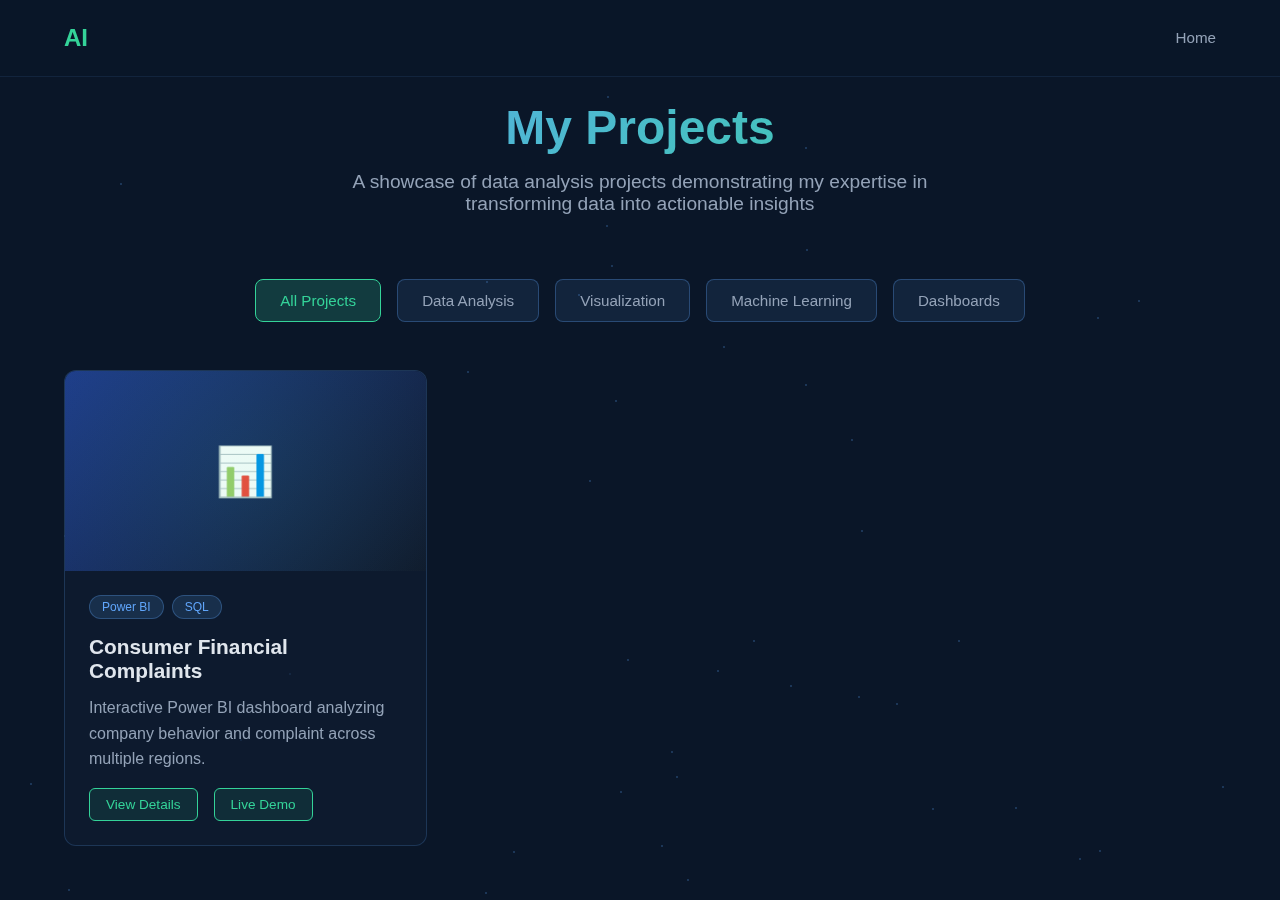
<file: projects.html>
<!DOCTYPE html>
<html lang="en">
<head>
    <meta charset="UTF-8">
    <meta name="viewport" content="width=device-width, initial-scale=1.0">
    <title>Projects - Anas Ibrahim</title>
    <style>
        * {
            margin: 0;
            padding: 0;
            box-sizing: border-box;
        }

        body {
            font-family: -apple-system, BlinkMacSystemFont, 'Segoe UI', Roboto, Oxygen, Ubuntu, Cantarell, sans-serif;
            background: #0a1628;
            color: #e0e6ed;
            overflow-x: hidden;
        }

        /* Particle Background */
        #particles {
            position: fixed;
            top: 0;
            left: 0;
            width: 100%;
            height: 100%;
            z-index: 0;
        }

        .particle {
            position: absolute;
            width: 2px;
            height: 2px;
            background: rgba(96, 165, 250, 0.3);
            border-radius: 50%;
        }

        /* Navigation */
        nav {
            position: fixed;
            top: 0;
            width: 100%;
            background: rgba(10, 22, 40, 0.95);
            backdrop-filter: blur(10px);
            padding: 1.5rem 5%;
            z-index: 1000;
            border-bottom: 1px solid rgba(96, 165, 250, 0.1);
        }

        .nav-container {
            max-width: 1400px;
            margin: 0 auto;
            display: flex;
            justify-content: space-between;
            align-items: center;
        }

        .logo {
            font-size: 1.5rem;
            font-weight: bold;
            color: #34d399;
            text-decoration: none;
        }

        .nav-links {
            display: flex;
            gap: 2rem;
            list-style: none;
        }

        .nav-links a {
            color: #94a3b8;
            text-decoration: none;
            transition: color 0.3s;
            font-size: 0.95rem;
        }

        .nav-links a:hover,
        .nav-links a.active {
            color: #34d399;
        }

        /* Main Content */
        main {
            position: relative;
            z-index: 1;
            padding-top: 100px;
            min-height: 100vh;
        }

        .container {
            max-width: 1400px;
            margin: 0 auto;
            padding: 0 5%;
        }

        .page-header {
            text-align: center;
            margin-bottom: 4rem;
        }

        .page-header h1 {
            font-size: 3rem;
            margin-bottom: 1rem;
            background: linear-gradient(135deg, #60a5fa, #34d399);
            -webkit-background-clip: text;
            -webkit-text-fill-color: transparent;
            background-clip: text;
        }

        .page-header p {
            font-size: 1.2rem;
            color: #94a3b8;
            max-width: 600px;
            margin: 0 auto;
        }

        /* Filter Buttons */
        .filter-container {
            display: flex;
            justify-content: center;
            gap: 1rem;
            margin-bottom: 3rem;
            flex-wrap: wrap;
        }

        .filter-btn {
            padding: 0.75rem 1.5rem;
            background: rgba(96, 165, 250, 0.1);
            border: 1px solid rgba(96, 165, 250, 0.3);
            color: #94a3b8;
            cursor: pointer;
            border-radius: 8px;
            transition: all 0.3s;
            font-size: 0.95rem;
        }

        .filter-btn:hover,
        .filter-btn.active {
            background: rgba(52, 211, 153, 0.2);
            border-color: #34d399;
            color: #34d399;
        }

        /* Projects Grid */
        .projects-grid {
            display: grid;
            grid-template-columns: repeat(auto-fill, minmax(350px, 1fr));
            gap: 2rem;
            margin-bottom: 4rem;
        }

        .project-card {
            background: rgba(15, 30, 50, 0.6);
            border: 1px solid rgba(96, 165, 250, 0.2);
            border-radius: 12px;
            overflow: hidden;
            transition: all 0.4s;
            cursor: pointer;
        }

        .project-card:hover {
            transform: translateY(-8px);
            border-color: #34d399;
            box-shadow: 0 10px 40px rgba(52, 211, 153, 0.2);
        }

        .project-image {
            width: 100%;
            height: 200px;
            background: linear-gradient(135deg, #1e3a8a, #0f172a);
            display: flex;
            align-items: center;
            justify-content: center;
            font-size: 3rem;
            position: relative;
            overflow: hidden;
        }

        .project-image::before {
            content: '';
            position: absolute;
            top: -50%;
            left: -50%;
            width: 200%;
            height: 200%;
            background: radial-gradient(circle, rgba(52, 211, 153, 0.1) 0%, transparent 70%);
            animation: pulse 4s ease-in-out infinite;
        }

        @keyframes pulse {
            0%, 100% { transform: scale(1); opacity: 0.5; }
            50% { transform: scale(1.2); opacity: 0.8; }
        }

        .project-content {
            padding: 1.5rem;
        }

        .project-tags {
            display: flex;
            gap: 0.5rem;
            margin-bottom: 1rem;
            flex-wrap: wrap;
        }

        .tag {
            padding: 0.25rem 0.75rem;
            background: rgba(96, 165, 250, 0.15);
            color: #60a5fa;
            border-radius: 20px;
            font-size: 0.75rem;
            border: 1px solid rgba(96, 165, 250, 0.3);
        }

        .project-content h3 {
            font-size: 1.3rem;
            margin-bottom: 0.75rem;
            color: #e0e6ed;
        }

        .project-content p {
            color: #94a3b8;
            line-height: 1.6;
            margin-bottom: 1rem;
        }

        .project-links {
            display: flex;
            gap: 1rem;
        }

        .project-link {
            padding: 0.5rem 1rem;
            background: rgba(52, 211, 153, 0.1);
            border: 1px solid #34d399;
            color: #34d399;
            text-decoration: none;
            border-radius: 6px;
            font-size: 0.85rem;
            transition: all 0.3s;
        }

        .project-link:hover {
            background: #34d399;
            color: #0a1628;
        }

        /* Responsive */
        @media (max-width: 768px) {
            .nav-links {
                gap: 1rem;
            }

            .page-header h1 {
                font-size: 2rem;
            }

            .projects-grid {
                grid-template-columns: 1fr;
            }
        }
    </style>
</head>
<body>
    <!-- Particle Background -->
    <div id="particles"></div>

    <!-- Navigation -->
    <nav>
        <div class="nav-container">
            <a href="/" class="logo">AI</a>
            <ul class="nav-links">
                <li><a href="/">Home</a></li>
                <!-- <li><a href="skills.html">Skills</a></li>
                <li><a href="projects.html" class="active">Projects</a></li>
                <li><a href="experience.html">Experience</a></li>
                <li><a href="contact.html">Contact</a></li> -->
            </ul>
        </div>
    </nav>

    <!-- Main Content -->
    <main>
        <div class="container">
            <div class="page-header">
                <h1>My Projects</h1>
                <p>A showcase of data analysis projects demonstrating my expertise in transforming data into actionable insights</p>
            </div>

            <!-- Filter Buttons -->
            <div class="filter-container">
                <button class="filter-btn active" data-filter="all">All Projects</button>
                <button class="filter-btn" data-filter="analysis">Data Analysis</button>
                <button class="filter-btn" data-filter="visualization">Visualization</button>
                <button class="filter-btn" data-filter="ml">Machine Learning</button>
                <button class="filter-btn" data-filter="dashboard">Dashboards</button>
            </div>

            <!-- Projects Grid -->
            <div class="projects-grid" id="projectsGrid">
                <!-- Project cards will be generated by JavaScript -->
            </div>
        </div>
    </main>

    <script>
        // Particle Animation
        const particlesContainer = document.getElementById('particles');
        const particleCount = 50;

        for (let i = 0; i < particleCount; i++) {
            const particle = document.createElement('div');
            particle.className = 'particle';
            particle.style.left = Math.random() * 100 + '%';
            particle.style.top = Math.random() * 100 + '%';
            particle.style.animationDelay = Math.random() * 10 + 's';
            particlesContainer.appendChild(particle);

            animateParticle(particle);
        }

        function animateParticle(particle) {
            const duration = 15000 + Math.random() * 15000;
            const startX = parseFloat(particle.style.left);
            const startY = parseFloat(particle.style.top);
            const endX = Math.random() * 100;
            const endY = Math.random() * 100;

            particle.animate([
                { left: startX + '%', top: startY + '%', opacity: 0 },
                { opacity: 0.6, offset: 0.1 },
                { opacity: 0.6, offset: 0.9 },
                { left: endX + '%', top: endY + '%', opacity: 0 }
            ], {
                duration: duration,
                iterations: Infinity
            });
        }

        // Project Data
        const projects = [
            {
                title: 'Consumer Financial Complaints',
                description: 'Interactive Power BI dashboard analyzing company behavior and complaint across multiple regions.',
                tags: ['Power BI', 'SQL'],
                category: ['analysis', 'dashboard', 'visualization'],
                icon: '📊'
            }
            // {
            //     title: 'Customer Churn Prediction',
            //     description: 'Machine learning model to predict customer churn with 87% accuracy using Python and scikit-learn.',
            //     tags: ['Python', 'ML', 'Pandas'],
            //     category: ['ml', 'analysis'],
            //     icon: '🤖'
            // },
            // {
            //     title: 'Market Basket Analysis',
            //     description: 'Association rule mining to discover product purchase patterns and optimize cross-selling strategies.',
            //     tags: ['Python', 'Data Mining', 'Visualization'],
            //     category: ['analysis', 'visualization'],
            //     icon: '🛒'
            // }
            // {
            //     title: 'Financial KPI Tracker',
            //     description: 'Comprehensive Excel-based financial dashboard tracking key performance indicators and budget variance.',
            //     tags: ['Excel', 'VBA', 'Finance'],
            //     category: ['dashboard', 'analysis'],
            //     icon: '💰'
            // },
            // {
            //     title: 'Social Media Analytics',
            //     description: 'Sentiment analysis and engagement metrics dashboard for social media campaigns using Python and Tableau.',
            //     tags: ['Tableau', 'Python', 'NLP'],
            //     category: ['visualization', 'analysis'],
            //     icon: '📱'
            // },
            // {
            //     title: 'Supply Chain Optimization',
            //     description: 'Data-driven analysis to optimize inventory levels and reduce delivery times by 23%.',
            //     tags: ['SQL', 'Python', 'Optimization'],
            //     category: ['analysis'],
            //     icon: '📦'
            // }
        ];

        // Render Projects
        function renderProjects(filter = 'all') {
            const grid = document.getElementById('projectsGrid');
            grid.innerHTML = '';

            const filteredProjects = filter === 'all' 
                ? projects 
                : projects.filter(p => p.category.includes(filter));

            filteredProjects.forEach((project, idx) => {
                const card = document.createElement('div');
                card.className = 'project-card';
                card.style.animationDelay = idx * 0.1 + 's';
                
                card.innerHTML = `
                    <div class="project-image">
                        <span>${project.icon}</span>
                    </div>
                    <div class="project-content">
                        <div class="project-tags">
                            ${project.tags.map(tag => `<span class="tag">${tag}</span>`).join('')}
                        </div>
                        <h3>${project.title}</h3>
                        <p>${project.description}</p>
                        <div class="project-links">
                            <a href="/projectdetails1" class="project-link">View Details</a>
                            <a href="https://app.powerbi.com/view?r=eyJrIjoiYmFiN2ZlNDctYzNkZi00MDBkLTg2MGYtZmJiY2UxOTEwM2U4IiwidCI6IjQ2NTRiNmYxLTBlNDctNDU3OS1hOGExLTAyZmU5ZDk0M2M3YiIsImMiOjl9" class="project-link">Live Demo</a>
                        </div>
                    </div>
                `;
                
                grid.appendChild(card);
            });
        }

        // Filter Functionality
        const filterBtns = document.querySelectorAll('.filter-btn');
        filterBtns.forEach(btn => {
            btn.addEventListener('click', () => {
                filterBtns.forEach(b => b.classList.remove('active'));
                btn.classList.add('active');
                renderProjects(btn.dataset.filter);
            });
        });

        // Initial render
        renderProjects();
    </script>
</body>
</html>
</file>
